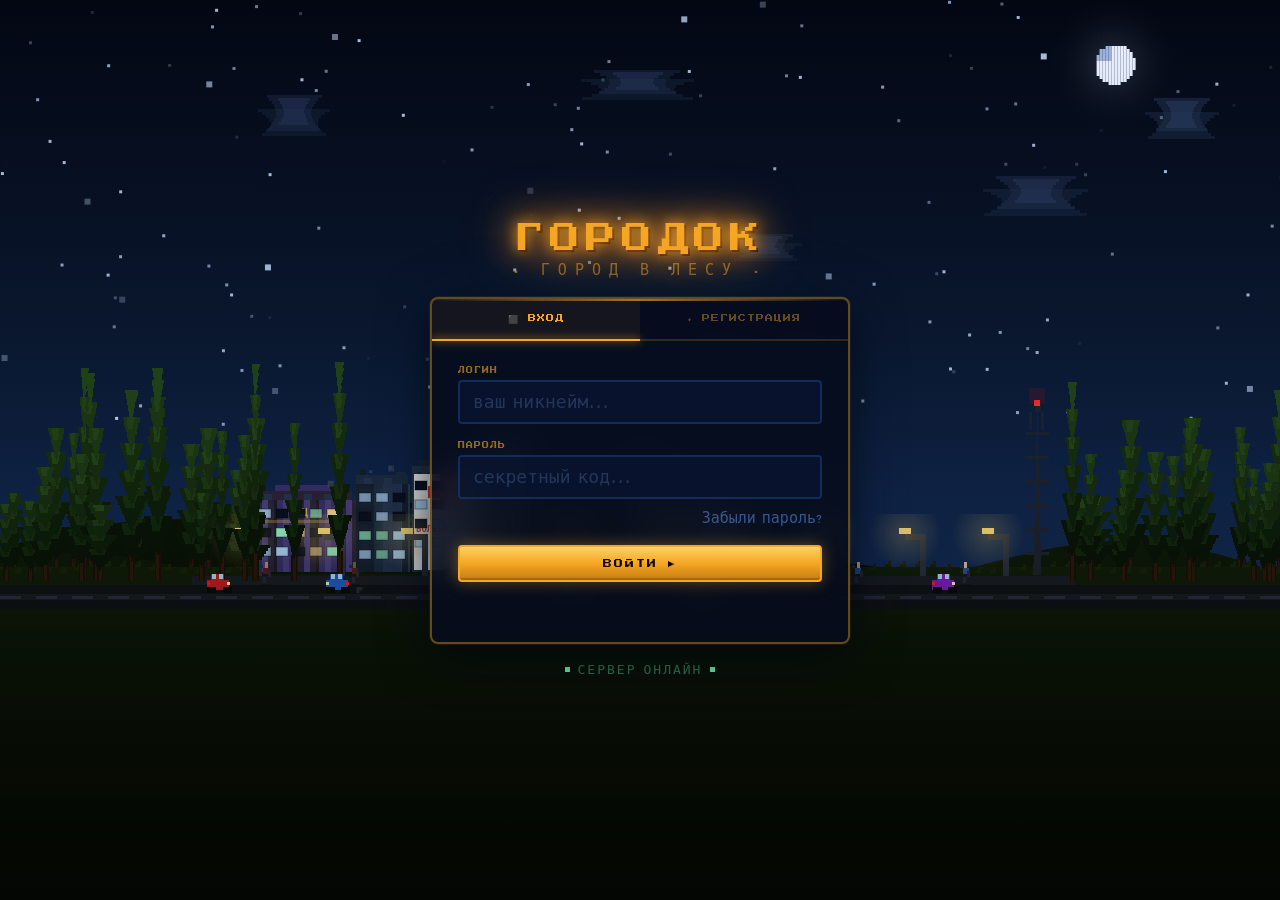
<file: gorodok-auth.html>
<!DOCTYPE html>
<html lang="ru">
<head>
<meta charset="UTF-8">
<meta name="viewport" content="width=1280">
<title>Городок — Авторизация</title>
<link rel="preconnect" href="https://fonts.googleapis.com">
<link href="https://fonts.googleapis.com/css2?family=Press+Start+2P&family=VT323:wght@400&display=swap" rel="stylesheet">
<style>
  *, *::before, *::after { box-sizing: border-box; margin: 0; padding: 0; }
  :root {
    --gold:      #f5a623;
    --gold-lt:   #ffd166;
    --gold-dk:   #c47c10;
    --orange:    #e8702a;
    --blue-glow: #2a6fdb;
    --form-bg:   rgba(6,12,28,0.88);
    --border:    rgba(245,166,35,0.4);
    --input-bg:  rgba(10,20,50,0.7);
    --err:       #ff5252;
    --ok:        #69f0ae;
  }
  html, body { width:100%; height:100%; overflow:hidden; background:#05090f; }
  #world { position:fixed; inset:0; image-rendering:pixelated; }
  .overlay {
    position:fixed; inset:0; pointer-events:none;
    background:linear-gradient(to bottom,rgba(0,0,0,0) 0%,rgba(0,0,0,0.1) 55%,rgba(0,0,0,0.6) 100%);
  }
  .page {
    position:fixed; inset:0;
    display:flex; flex-direction:column; align-items:center; justify-content:center; gap:18px;
  }
  .logo { display:flex; flex-direction:column; align-items:center; gap:7px; filter:drop-shadow(0 0 20px rgba(245,166,35,0.55)); animation:fadeUp 1s ease both; }
  @keyframes fadeUp { from{opacity:0;transform:translateY(-18px)} to{opacity:1;transform:translateY(0)} }
  .logo-title { font-family:'Press Start 2P',monospace; font-size:30px; color:var(--gold); letter-spacing:6px; text-shadow:0 0 14px var(--gold),0 0 32px var(--orange),2px 2px 0 #1a0a00; }
  .logo-sub { font-family:'VT323',monospace; font-size:15px; color:rgba(245,166,35,0.55); letter-spacing:8px; text-transform:uppercase; }
  .card {
    width:420px; background:var(--form-bg); border:2px solid var(--border); border-radius:8px;
    backdrop-filter:blur(16px); position:relative; overflow:hidden;
    box-shadow:0 0 0 1px rgba(245,166,35,0.08),0 10px 48px rgba(0,0,0,0.75),0 0 70px rgba(42,111,219,0.1),inset 0 1px 0 rgba(255,255,255,0.04);
    animation:fadeUp 1s 0.15s ease both;
  }
  .card::before { content:''; position:absolute; top:0; left:0; right:0; height:2px; background:linear-gradient(90deg,transparent,var(--gold),transparent); opacity:.65; }
  .tabs { display:flex; border-bottom:2px solid rgba(245,166,35,0.18); }
  .tab { flex:1; padding:15px; background:none; border:none; cursor:pointer; font-family:'Press Start 2P',monospace; font-size:8px; letter-spacing:1px; color:rgba(245,166,35,0.4); transition:color .2s,background .2s; position:relative; }
  .tab:hover { color:var(--gold-lt); background:rgba(245,166,35,0.04); }
  .tab.active { color:var(--gold); background:rgba(245,166,35,0.06); }
  .tab.active::after { content:''; position:absolute; bottom:-2px; left:0; right:0; height:2px; background:var(--gold); box-shadow:0 0 8px var(--gold); }
  .panel { display:none; padding:26px; }
  .panel.active { display:block; }
  .field { margin-bottom:18px; position:relative; }
  .field label { display:block; margin-bottom:6px; font-family:'Press Start 2P',monospace; font-size:7px; color:rgba(245,166,35,0.6); letter-spacing:1px; }
  .field input { width:100%; padding:10px 13px; background:var(--input-bg); border:2px solid rgba(42,111,219,0.28); border-radius:4px; font-family:'VT323',monospace; font-size:20px; color:#d4e8ff; outline:none; transition:border-color .2s,box-shadow .2s; caret-color:var(--gold); }
  .field input::placeholder { color:rgba(100,140,200,0.3); font-size:18px; }
  .field input:focus { border-color:var(--blue-glow); box-shadow:0 0 0 3px rgba(42,111,219,0.14),0 0 12px rgba(42,111,219,0.18); }
  .field input.err { border-color:var(--err); box-shadow:0 0 0 3px rgba(255,82,82,0.1); }
  .field input.ok  { border-color:rgba(105,240,174,0.45); }
  .field .msg { position:absolute; bottom:-15px; left:0; font-family:'VT323',monospace; font-size:14px; color:var(--err); opacity:0; transition:opacity .2s; }
  .field .msg.visible { opacity:1; }
  .forgot { display:block; text-align:right; font-family:'VT323',monospace; font-size:15px; color:rgba(100,160,255,0.5); text-decoration:none; margin-top:-8px; margin-bottom:18px; transition:color .2s; }
  .forgot:hover { color:rgba(120,180,255,0.85); }
  .btn { width:100%; padding:12px; font-family:'Press Start 2P',monospace; font-size:9px; letter-spacing:2px; color:#120800; background:linear-gradient(180deg,var(--gold-lt) 0%,var(--gold) 50%,var(--gold-dk) 100%); border:2px solid var(--gold); border-radius:4px; cursor:pointer; box-shadow:0 0 16px rgba(245,166,35,0.38),inset 0 1px 0 rgba(255,255,255,0.28),inset 0 -2px 0 rgba(0,0,0,0.18); transition:all .15s; }
  .btn:hover { background:linear-gradient(180deg,#ffe599 0%,var(--gold-lt) 50%,var(--gold) 100%); box-shadow:0 0 28px rgba(245,166,35,0.62); transform:translateY(-1px); }
  .btn:active { transform:translateY(1px); }
  .btn::after { content:'▶'; margin-left:10px; font-size:7px; }
  .status { text-align:center; margin-top:13px; font-family:'VT323',monospace; font-size:17px; min-height:21px; letter-spacing:1px; }
  .status.success { color:var(--ok); }
  .status.fail    { color:var(--err); }
  .server-badge { display:flex; align-items:center; gap:8px; font-family:'VT323',monospace; font-size:13px; color:rgba(105,240,174,0.45); letter-spacing:2px; }
  .pulse-dot { width:5px; height:5px; background:#69f0ae; animation:pdot 2s infinite; }
  @keyframes pdot { 0%,100%{opacity:1} 50%{opacity:.25} }
</style>
</head>
<body>
<canvas id="world"></canvas>
<div class="overlay"></div>
<div class="page">
  <div class="logo">
    <div class="logo-title">ГОРОДОК</div>
    <div class="logo-sub">• город в лесу •</div>
  </div>
  <div class="card">
    <div class="tabs">
      <button class="tab active" onclick="switchTab('login')">⬛ ВХОД</button>
      <button class="tab" onclick="switchTab('register')">✦ РЕГИСТРАЦИЯ</button>
    </div>
    <div class="panel active" id="panel-login">
      <div class="field">
        <label>ЛОГИН</label>
        <input type="text" id="l-login" placeholder="ваш никнейм..." autocomplete="username"
          oninput="validate('l-login','msg-l-login',v=>v.length>=3?'':'минимум 3 символа')">
        <span class="msg" id="msg-l-login"></span>
      </div>
      <div class="field">
        <label>ПАРОЛЬ</label>
        <input type="password" id="l-pass" placeholder="секретный код..." autocomplete="current-password"
          oninput="validate('l-pass','msg-l-pass',v=>v.length>=4?'':'минимум 4 символа')">
        <span class="msg" id="msg-l-pass"></span>
      </div>
      <a class="forgot" href="#">Забыли пароль?</a>
      <button class="btn" onclick="submitLogin()">ВОЙТИ</button>
      <div class="status" id="status-login"></div>
    </div>
    <div class="panel" id="panel-register">
      <div class="field">
        <label>ЛОГИН</label>
        <input type="text" id="r-login" placeholder="придумайте ник..."
          oninput="validate('r-login','msg-r-login',v=>v.length>=3?'':'минимум 3 символа')">
        <span class="msg" id="msg-r-login"></span>
      </div>
      <div class="field">
        <label>EMAIL</label>
        <input type="email" id="r-email" placeholder="почта@домен.ru"
          oninput="validate('r-email','msg-r-email',v=>/^[^@]+@[^@]+\.[^@]+$/.test(v)?'':'неверный формат')">
        <span class="msg" id="msg-r-email"></span>
      </div>
      <div class="field">
        <label>ПАРОЛЬ</label>
        <input type="password" id="r-pass" placeholder="надёжный пароль..."
          oninput="validate('r-pass','msg-r-pass',v=>v.length>=6?'':'минимум 6 символов')">
        <span class="msg" id="msg-r-pass"></span>
      </div>
      <div class="field" style="margin-bottom:22px">
        <label>ПОВТОРИТЕ ПАРОЛЬ</label>
        <input type="password" id="r-pass2" placeholder="ещё раз..." oninput="validateConfirm()">
        <span class="msg" id="msg-r-pass2"></span>
      </div>
      <button class="btn" onclick="submitRegister()">ЗАРЕГИСТРИРОВАТЬСЯ</button>
      <div class="status" id="status-register"></div>
    </div>
  </div>
  <div class="server-badge">
    <div class="pulse-dot"></div>СЕРВЕР ОНЛАЙН<div class="pulse-dot"></div>
  </div>
</div>

<script>
/* ── TABS ── */
function switchTab(tab) {
  document.querySelectorAll('.tab').forEach((t,i)=>t.classList.toggle('active',(tab==='login'&&i===0)||(tab==='register'&&i===1)));
  document.getElementById('panel-login').classList.toggle('active',tab==='login');
  document.getElementById('panel-register').classList.toggle('active',tab==='register');
}
/* ── VALIDATION ── */
function validate(id,mid,fn) {
  const inp=document.getElementById(id), msg=document.getElementById(mid);
  const err=fn(inp.value.trim());
  inp.classList.toggle('err',!!err&&inp.value.length>0);
  inp.classList.toggle('ok',!err&&inp.value.length>0);
  msg.textContent=err; msg.classList.toggle('visible',!!err&&inp.value.length>0);
  return !err;
}
function validateConfirm() {
  const p1=document.getElementById('r-pass').value, p2=document.getElementById('r-pass2');
  const msg=document.getElementById('msg-r-pass2'), err=p2.value!==p1?'пароли не совпадают':'';
  p2.classList.toggle('err',!!err&&p2.value.length>0); p2.classList.toggle('ok',!err&&p2.value.length>0);
  msg.textContent=err; msg.classList.toggle('visible',!!err&&p2.value.length>0);
  return !err&&p2.value.length>0;
}
function submitLogin() {
  const ok=validate('l-login','msg-l-login',v=>v.length>=3?'':'минимум 3 символа')
         &validate('l-pass','msg-l-pass',v=>v.length>=4?'':'минимум 4 символа');
  const st=document.getElementById('status-login');
  if(!ok){st.textContent='✖ исправьте ошибки';st.className='status fail';return;}
  st.textContent='...';st.className='status';
  setTimeout(()=>{console.log('Вход выполнен',{login:document.getElementById('l-login').value});
    st.textContent='✔ Добро пожаловать в Городок!';st.className='status success';},600);
}
function submitRegister() {
  const ok=validate('r-login','msg-r-login',v=>v.length>=3?'':'минимум 3 символа')
          &validate('r-email','msg-r-email',v=>/^[^@]+@[^@]+\.[^@]+$/.test(v)?'':'неверный формат')
          &validate('r-pass','msg-r-pass',v=>v.length>=6?'':'минимум 6 символов')
          &validateConfirm();
  const st=document.getElementById('status-register');
  if(!ok){st.textContent='✖ исправьте ошибки';st.className='status fail';return;}
  st.textContent='...';st.className='status';
  setTimeout(()=>{console.log('Регистрация выполнена',{login:document.getElementById('r-login').value,email:document.getElementById('r-email').value});
    st.textContent='✔ Регистрация выполнена!';st.className='status success';},700);
}

/* ══════════════════════════════════════════════════
   PIXEL WORLD — MODERN CITY IN THE FOREST
══════════════════════════════════════════════════ */
(function(){
const C=document.getElementById('world');
const ctx=C.getContext('2d');
const PX=3;
let W,H;
function resize(){W=C.width=window.innerWidth;H=C.height=window.innerHeight;}
resize(); window.addEventListener('resize',()=>{resize();init();});

/* ── PALETTE ── */
const P={
  // sky
  sky0:'#030712',sky1:'#060e20',sky2:'#0a1830',sky3:'#0e2244',sky4:'#142d58',
  // stars
  star:'#c8dcff',
  // moon
  moon:'#e8f0ff',moonSh:'#a0b4e0',
  // clouds
  cl0:'#1a2a42',cl1:'#223050',cl2:'#2a3a60',
  // forest
  tr0:'#060f04',tr1:'#091507',tr2:'#0d1f0a',tr3:'#12280d',tr4:'#172f10',tr5:'#1d3a14',tr6:'#234519',
  trunk:'#1a1008',trunk2:'#2a1a0c',
  // ground
  gr0:'#080e04',gr1:'#0a1306',gr2:'#0d1908',gr3:'#111f0a',gr4:'#162509',
  road:'#101418',road2:'#181e24',roadLine:'#2a3040',sidewalk:'#1a1e26',
  // buildings – residential
  res0:'#14202e',res1:'#1c2c40',res2:'#243450',res3:'#2c3c5a',
  // hospital
  hosp0:'#1a2838',hosp1:'#243548',hosp2:'#ffffff',hosp3:'#e8f0f8',hospCross:'#e83030',
  // mall (торговый центр)
  mall0:'#1e1a28',mall1:'#2a2438',mall2:'#38306c',mall3:'#4a4080',
  // prison
  pris0:'#1a1a14',pris1:'#242418',pris2:'#2e2e20',prisBar:'#3a3828',
  // tower (сотовая вышка)
  tow:'#1e2430',towLight:'#ff3030',
  // windows
  winW:'#b8e0ff',winY:'#ffe0a0',winG:'#a0ffcc',winOff:'#0a1020',winRed:'#ff8080',
  // street lights
  lamp:'#2a3040',lampGlow:'rgba(255,220,120,0.3)',lampTop:'#ffe080',
  // cars
  car0:'#c82020',car1:'#2060c8',car2:'#20a040',car3:'#c8c820',car4:'#8020c8',
  // people
  ped0:'#e8c090',ped1:'#c09060',ped2:'#806040',
  // smoke / exhaust
  smk:'#808898',
};

/* ── STATE ── */
let stars=[],clouds=[],buildings=[],trees=[],streetlights=[],cars=[],people=[],smokes=[];
let cellTower={};

/* ── INIT ── */
function init(){
  makeStars(); makeClouds(); makeScene(); makeTrees(); makeStreetlights(); makeCars(); makePeople();
}

function makeStars(){
  stars=[];
  for(let i=0;i<140;i++) stars.push({x:Math.random()*W,y:Math.random()*(H*0.48),t:Math.random()*Math.PI*2,s:Math.random()>.88?2:1});
}
function makeClouds(){
  clouds=[];
  for(let i=0;i<7;i++) clouds.push({x:Math.random()*W,y:20+Math.random()*(H*0.28),w:70+Math.random()*120,h:22+Math.random()*34,spd:.15+Math.random()*.22,a:.3+Math.random()*.45});
}

/* ── BUILDINGS SETUP ── */
function makeScene(){
  buildings=[];
  const base=Math.round(H*.635);
  let x=Math.round(W*.2);

  // helper
  function add(cfg){buildings.push({...cfg,base,wins:[]});const b=buildings[buildings.length-1];makeWins(b);}

  // торговый центр (широкий, невысокий, стеклянный фасад)
  add({id:'mall',x,y:base-72,w:96,h:72,type:'mall',hasChimney:false,chimneyX:0,smoke:false,signY:14,signW:80});
  x+=100;

  // жилой дом 5-этажный
  add({id:'res',x,y:base-88,w:52,h:88,type:'res',hasChimney:false,sign:false});
  x+=56;

  // больница (белая, крест)
  add({id:'hosp',x,y:base-100,w:68,h:100,type:'hosp',hasChimney:false});
  x+=72;

  // жилой 9-этажный
  add({id:'res2',x,y:base-130,w:44,h:130,type:'res',hasChimney:false});
  x+=48;

  // тюрьма (приземистая, мрачная)
  add({id:'pris',x,y:base-58,w:74,h:58,type:'pris',hasChimney:false});
  x+=78;

  // жилой 7-этажный
  add({id:'res3',x,y:base-112,w:48,h:112,type:'res',hasChimney:false});
  x+=52;

  // торговый центр 2
  add({id:'mall2',x,y:base-66,w:80,h:66,type:'mall',hasChimney:false});

  // сотовая вышка (справа у леса)
  cellTower={x:Math.round(W*.81),y:base,h:160};
}

function makeWins(b){
  b.wins=[];
  const cols=Math.floor(b.w/(PX*5+2));
  const rows=Math.floor(b.h/(PX*5+4));
  for(let r=0;r<rows;r++){
    for(let c=0;c<cols;c++){
      const ox=PX+c*(PX*5+2), oy=PX*3+r*(PX*5+4);
      if(oy+PX*4>b.h-4) continue;
      b.wins.push({ox,oy,on:Math.random()>.35,timer:Math.floor(Math.random()*600+120),warm:Math.random()>.5,type:['W','Y','G'][Math.floor(Math.random()*3)]});
    }
  }
}

function makeTrees(){
  trees=[];
  const base=Math.round(H*.645);
  // LEFT FOREST — dense, foreground+background
  for(let i=0;i<32;i++){
    const x=4+i*Math.round(W*.006+Math.random()*W*.005);
    const h=60+Math.random()*80;
    trees.push({x,y:base,h,w:16+Math.random()*16,sway:Math.random()*Math.PI*2,swaySpd:.005+Math.random()*.005,side:'L',layer:i%2});
  }
  // RIGHT FOREST
  for(let i=0;i<28;i++){
    const x=Math.round(W*.84)+i*(Math.round(W*.006)+Math.floor(Math.random()*W*.004));
    const h=60+Math.random()*80;
    trees.push({x,y:base,h,w:16+Math.random()*16,sway:Math.random()*Math.PI*2,swaySpd:.005+Math.random()*.005,side:'R',layer:i%2});
  }
}

function makeStreetlights(){
  streetlights=[];
  const base=Math.round(H*.64);
  for(let x=Math.round(W*.2);x<Math.round(W*.82);x+=Math.round(W*.065)){
    streetlights.push({x,y:base});
  }
}

function makeCars(){
  cars=[];
  const roadY=Math.round(H*.655);
  const carColors=[P.car0,P.car1,P.car2,P.car3,P.car4];
  for(let i=0;i<5;i++){
    cars.push({
      x:Math.round(W*(.15+i*.14)),y:roadY,
      vx:.6+Math.random()*.8,dir:i%2===0?1:-1,
      col:carColors[i%carColors.length],
      w:22,h:10,lights:true,
      exhaust:0,exTimer:0,
    });
  }
}

function makePeople(){
  people=[];
  const sidewalkY=Math.round(H*.648);
  for(let i=0;i<8;i++){
    people.push({
      x:Math.round(W*(.18+i*.08+Math.random()*.04)),
      y:sidewalkY,
      vx:(.2+Math.random()*.25)*(Math.random()>.5?1:-1),
      dir:Math.random()>.5?1:-1,
      frame:0,fTimer:0,
      col:[P.ped0,P.ped1,P.ped2][Math.floor(Math.random()*3)],
      minX:Math.round(W*.15),maxX:Math.round(W*.83),
    });
  }
}

/* ══ DRAW HELPERS ══ */
function r(x,y,w,h,col){ctx.fillStyle=col;ctx.fillRect(Math.round(x),Math.round(y),Math.round(w),Math.round(h));}
function rp(x,y,c){r(x*PX,y*PX,PX,PX,c);}

/* ══ SKY ══ */
function drawSky(){
  const g=ctx.createLinearGradient(0,0,0,H*.65);
  g.addColorStop(0,P.sky0);g.addColorStop(.25,P.sky1);g.addColorStop(.55,P.sky2);g.addColorStop(.78,P.sky3);g.addColorStop(1,P.sky4);
  ctx.fillStyle=g;ctx.fillRect(0,0,W,H*.65);
}

/* ══ STARS ══ */
function drawStars(){
  stars.forEach(s=>{
    s.t+=.014;
    ctx.globalAlpha=.3+.55*Math.sin(s.t);
    ctx.fillStyle=P.star;
    ctx.fillRect(s.x,s.y,s.s*PX,s.s*PX);
  });
  ctx.globalAlpha=1;
}

/* ══ MOON ══ */
function drawMoon(){
  const mx=W*.87,my=H*.07,mr=20;
  const gl=ctx.createRadialGradient(mx,my,mr*.2,mx,my,mr*3.5);
  gl.addColorStop(0,'rgba(200,220,255,0.15)');gl.addColorStop(1,'rgba(0,0,0,0)');
  ctx.fillStyle=gl;ctx.beginPath();ctx.arc(mx,my,mr*3.5,0,Math.PI*2);ctx.fill();
  for(let dy=-mr;dy<=mr;dy+=PX){
    for(let dx=-mr;dx<=mr;dx+=PX){
      if(dx*dx+dy*dy<=mr*mr){ctx.fillStyle=dx<-3&&dy<-3?P.moonSh:P.moon;ctx.fillRect(mx+dx,my+dy,PX,PX);}
    }
  }
}

/* ══ CLOUDS ══ */
function drawClouds(){
  clouds.forEach(c=>{
    c.x+=c.spd; if(c.x>W+c.w*2)c.x=-c.w*2;
    ctx.globalAlpha=c.a;
    [[0,c.h*.35,c.w,c.h*.65,P.cl0],[c.w*.12,0,c.w*.76,c.h*.82,P.cl1],[c.w*.28,c.h*.08,c.w*.44,c.h*.62,P.cl2]].forEach(([ox,oy,cw,ch,col])=>{
      ctx.fillStyle=col;
      for(let dy=0;dy<ch;dy+=PX){const ins=Math.sin(dy/ch*Math.PI)*cw*.18;ctx.fillRect(Math.round(c.x+ox+ins),Math.round(c.y+oy+dy),Math.round(cw-ins*2),PX);}
    });
  });
  ctx.globalAlpha=1;
}

/* ══ HILLS ══ */
function drawHills(){
  const base=H*.65;
  [['#060d04',60,.9,.3],['#0a1406',44,1.5,1.0],['#0e1a08',30,2.2,2.0]].forEach(([col,amp,freq,phase])=>{
    ctx.fillStyle=col;ctx.beginPath();ctx.moveTo(0,base);
    for(let x=0;x<=W;x+=PX){ctx.lineTo(x,base-amp*Math.sin(x/W*Math.PI*freq+phase)-amp*.5*Math.sin(x/W*Math.PI*freq*2.3));}
    ctx.lineTo(W,base);ctx.closePath();ctx.fill();
  });
}

/* ══ GROUND + ROADS ══ */
function drawGround(){
  const top=H*.63;
  const g=ctx.createLinearGradient(0,top,0,H);
  g.addColorStop(0,P.gr3);g.addColorStop(.2,P.gr2);g.addColorStop(.6,P.gr1);g.addColorStop(1,P.gr0);
  ctx.fillStyle=g;ctx.fillRect(0,top,W,H-top);
  // grass tufts
  ctx.fillStyle=P.gr4;
  for(let x=0;x<W;x+=PX*5){const ty=top+PX*Math.round(Math.sin(x*.04)*1.5);r(x,ty,PX*2,PX,P.gr4);r(x+PX,ty-PX,PX,PX*2,P.gr4);}
  // main road
  const ry=H*.65;
  r(0,ry,W,PX*8,P.road);
  r(0,ry+PX*3,W,PX*2,P.road2);
  // road dashes
  for(let x=0;x<W;x+=PX*12){r(x,ry+PX*3.5,PX*7,PX,P.roadLine);}
  // sidewalk
  r(Math.round(W*.15),ry-PX*3,Math.round(W*.69),PX*3,P.sidewalk);
}

/* ══ TREES (pixel conifers + deciduous) ══ */
function drawTree(tr,t){
  const sw=Math.sin(tr.sway)*2.5;
  const bx=tr.x+sw, by=tr.y, h=tr.h, w=tr.w;
  tr.sway+=tr.swaySpd;
  // trunk
  r(bx-PX,by-h*.22,PX*2,h*.22,P.trunk);r(bx-PX*.5,by-h*.22,PX,h*.22,P.trunk2);
  // canopy — 3 stacked triangles
  const lc=[P.tr1,P.tr2,P.tr3,P.tr4,P.tr5,P.tr6];
  const layers=3+Math.floor(h/40);
  for(let l=0;l<layers;l++){
    const ly=by-h*.18-l*(h*.22);
    const lw=w*(1.2-l*.15)*(1+.04*Math.sin(tr.sway+l));
    const lh=h*.3;
    for(let dy=0;dy<lh;dy+=PX){
      const ins=(dy/lh)*lw*.52;
      ctx.fillStyle=lc[Math.min(l+1,5)];
      r(bx-lw/2+ins,ly-lh+dy,lw-ins*2,PX,lc[Math.min(l,5)]);
    }
    // highlight
    for(let dy=0;dy<lh*.3;dy+=PX){
      const ins=(dy/lh)*lw*.3;
      r(bx-lw*.28+ins,ly-lh+dy,lw*.45-ins*2,PX,lc[Math.min(l+2,5)]);
    }
  }
}

/* ══ BUILDING DRAW ══ */
function drawBuildings(t){
  buildings.forEach(b=>{
    const {x,y,w,h,type,base}=b;

    // shadow
    ctx.globalAlpha=.25;r(x+5,base-3,w,5,'#000');ctx.globalAlpha=1;

    if(type==='mall'){
      // Mall: стеклянный фасад
      r(x,y,w,h,P.mall0);
      // glass panels
      for(let dx=0;dx<w;dx+=PX*7){
        r(x+dx,y,PX*6,h,dx%14===0?P.mall1:P.mall2);
        r(x+dx+PX*2,y,PX*2,h,P.mall3);
      }
      // roof detail
      r(x,y-PX*3,w,PX*3,P.mall1);
      r(x+w*.2,y-PX*5,w*.6,PX*2,P.mall2);
      // sign "ТЦ"
      ctx.fillStyle='rgba(255,200,50,0.8)'; ctx.font='bold 10px monospace';
      ctx.fillText('ТЦ',x+w/2-8,y+16);
      ctx.fillStyle='rgba(255,200,50,0.3)';
      r(x+4,y+20,w-8,PX,P.gold);
    } else if(type==='hosp'){
      // Hospital: белые стены
      r(x,y,w,h,P.hosp0);
      for(let dx=0;dx<w;dx+=PX*3)r(x+dx,y,PX*2,h,P.hosp1);
      r(x+2,y+2,w-4,h-4,P.hosp2);
      // cross
      const cx=x+w/2, cy=y+20, cs=12;
      r(cx-cs/2,cy-cs*1.5,cs,cs*3,P.hospCross);
      r(cx-cs*1.5,cy-cs/2,cs*3,cs,P.hospCross);
      // label
      ctx.fillStyle='rgba(200,30,30,0.9)'; ctx.font='bold 9px monospace';
      ctx.fillText('БОЛЬНИЦА',x+4,y+60);
      // roof
      r(x,y-PX*2,w,PX*2,P.hosp1);
      r(x+w*.1,y-PX*4,w*.8,PX*2,P.hosp0);
    } else if(type==='pris'){
      // Prison: тёмная, угрюмая
      r(x,y,w,h,P.pris0);
      for(let dx=0;dx<w;dx+=PX*4)r(x+dx,y,PX*3,h,P.pris1);
      // bars on windows
      b.wins.forEach(win=>{
        r(x+win.ox,y+win.oy,PX*4,PX*3,P.winOff);
        // vertical bars
        r(x+win.ox+PX,y+win.oy,PX,PX*3,P.prisBar);
        r(x+win.ox+PX*2,y+win.oy,PX,PX*3,P.prisBar);
      });
      // watchtower corners
      r(x-PX,y-PX*8,PX*6,PX*8,P.pris2);
      r(x+w-PX*4,y-PX*8,PX*6,PX*8,P.pris2);
      r(x-PX*2,y-PX*8,PX*8,PX*3,P.pris1);
      r(x+w-PX*6,y-PX*8,PX*8,PX*3,P.pris1);
      ctx.fillStyle='rgba(160,140,100,0.7)'; ctx.font='bold 8px monospace';
      ctx.fillText('ТЮРЬМА',x+8,y+20);
      return; // skip normal windows
    } else {
      // Residential
      const cols=[P.res0,P.res1,P.res2,P.res3];
      for(let dx=0;dx<w;dx+=PX*3)r(x+dx,y,PX*3,h,cols[Math.floor(dx/w*4)]);
      r(x,y,PX*2,h,P.res0);r(x+w-PX*2,y,PX*2,h,P.res0);
      // roof
      r(x,y-PX*3,w,PX*3,P.res1);
      // roof antennas / AC units
      r(x+4,y-PX*5,6,PX*2,P.res0);
      r(x+w-12,y-PX*4,10,PX*3,P.res1);
    }

    // windows (skip prison — handled above)
    if(type!=='pris'){
      b.wins.forEach(win=>{
        win.timer--;
        if(win.timer<=0){win.on=Math.random()>.12;win.timer=200+Math.floor(Math.random()*500);}
        const wx=x+win.ox, wy=y+win.oy;
        if(win.on){
          const flicker=type==='hosp'?.95:.8+.2*Math.sin(t*.07+wx+wy);
          ctx.globalAlpha=flicker;
          const col=type==='hosp'?P.winW:win.type==='Y'?P.winY:win.type==='G'?P.winG:P.winW;
          r(wx,wy,PX*4,PX*3,col);
          ctx.globalAlpha=1;
          // glow
          const gl=ctx.createRadialGradient(wx+PX*2,wy+PX*1.5,0,wx+PX*2,wy+PX*1.5,18);
          gl.addColorStop(0,win.type==='Y'?'rgba(255,200,80,0.14)':'rgba(140,200,255,0.1)');
          gl.addColorStop(1,'rgba(0,0,0,0)');
          ctx.fillStyle=gl;ctx.fillRect(wx-12,wy-10,40,30);
        } else {
          r(wx,wy,PX*4,PX*3,P.winOff);
        }
        // window frame
        ctx.strokeStyle='rgba(0,0,0,0.4)';ctx.lineWidth=1;ctx.strokeRect(wx,wy,PX*4,PX*3);
      });
    }

    // AC units / vents on roof
    if(type==='res'||type==='mall'){
      for(let i=0;i<Math.floor(w/20);i++){
        r(x+8+i*20,y-PX*2,8,PX*2,P.res2);
        // emit AC smoke
        if(Math.random()>.97) smokes.push({x:x+12+i*20,y:y-PX*3,vx:(Math.random()-.5)*.3,vy:-.4-Math.random()*.3,life:80+Math.random()*60,maxLife:140,r:2+Math.random()*3});
      }
    }
  });
}

/* ══ CELL TOWER ══ */
function drawCellTower(t){
  const {x,y,h}=cellTower;
  // legs (tapering)
  for(let dy=0;dy<h;dy+=PX){
    const tw=Math.max(1,Math.round((1-dy/h)*8));
    r(x-tw/2,y-dy,tw,PX,P.tow);
  }
  // cross-beams
  for(let dy=20;dy<h;dy+=24){r(x-12,y-dy,24,PX,P.tow);}
  // antennas at top
  r(x-8,y-h,PX,PX*6,P.tow);r(x+4,y-h,PX,PX*6,P.tow);r(x-2,y-h-PX*3,PX*2,PX*3,P.tow);
  // blinking red light
  const blink=Math.sin(t*.06)>.3;
  r(x-PX,y-h-PX*4,PX*2,PX*2,blink?P.towLight:'#400000');
  if(blink){
    ctx.globalAlpha=.3;
    r(x-8,y-h-PX*8,16,16,'rgba(255,0,0,0.4)');
    ctx.globalAlpha=1;
  }
}

/* ══ STREET LIGHTS ══ */
function drawStreetlights(t){
  streetlights.forEach(sl=>{
    // pole
    r(sl.x,sl.y-PX*14,PX*2,PX*14,P.lamp);
    // arm
    r(sl.x-PX*5,sl.y-PX*14,PX*5,PX*2,P.lamp);
    // lamp head
    r(sl.x-PX*7,sl.y-PX*16,PX*4,PX*2,P.lampTop);
    // glow cone
    const gl=ctx.createRadialGradient(sl.x-PX*5,sl.y-PX*14,0,sl.x-PX*5,sl.y-PX*14,36);
    gl.addColorStop(0,'rgba(255,220,100,0.22)');gl.addColorStop(1,'rgba(255,220,100,0)');
    ctx.fillStyle=gl;ctx.fillRect(sl.x-PX*5-36,sl.y-PX*14-20,72,60);
  });
}

/* ══ SMOKE ══ */
function updateSmokes(){
  smokes=smokes.filter(s=>s.life>0);
  smokes.forEach(s=>{
    s.x+=s.vx;s.y+=s.vy;s.life--;
    const a=(s.life/s.maxLife)*.4;
    const rad=s.r*(1.3-s.life/s.maxLife*.4);
    ctx.globalAlpha=a;
    ctx.fillStyle=P.smk;
    for(let dy=-rad;dy<rad;dy+=PX){for(let dx=-rad;dx<rad;dx+=PX){if(dx*dx+dy*dy<rad*rad)ctx.fillRect(s.x+dx,s.y+dy,PX,PX);}}
  });
  ctx.globalAlpha=1;
}

/* ══ CARS ══ */
function drawCars(t){
  const ry=H*.655;
  cars.forEach(c=>{
    c.x+=c.vx*c.dir;
    if(c.x>W+40)c.x=-40;
    if(c.x<-40)c.x=W+40;

    c.exTimer++;
    if(c.exTimer>8){c.exTimer=0;
      if(Math.random()>.6) smokes.push({x:c.x-(c.dir>0?c.w/2:-c.w/2),y:ry,vx:(Math.random()-.5)*.2,vy:-.2-Math.random()*.15,life:40+Math.random()*30,maxLife:70,r:1.5+Math.random()*2});
    }

    const cx=c.x, cy=ry-c.h;
    // body
    r(cx-c.w/2,cy,c.w,c.h,c.col);
    // roof
    r(cx-c.w*.3,cy-c.h*.6,c.w*.6,c.h*.6,c.col);
    // windows
    r(cx-c.w*.25,cy-c.h*.55,c.w*.2,c.h*.45,P.winW);
    r(cx+c.w*.05,cy-c.h*.55,c.w*.2,c.h*.45,P.winW);
    // wheels
    [-.35,.35].forEach(ox=>{r(cx+c.w*ox-PX,cy+c.h-PX,PX*3,PX*2,'#0a0a0a');});
    // headlights / taillights
    if(c.dir>0){
      r(cx+c.w/2-2,cy+2,3,3,'#fffac0');
      r(cx-c.w/2,cy+2,3,3,'#ff2020');
    } else {
      r(cx-c.w/2,cy+2,3,3,'#fffac0');
      r(cx+c.w/2-2,cy+2,3,3,'#ff2020');
    }
  });
}

/* ══ PEOPLE ══ */
function drawPeople(t){
  people.forEach(p=>{
    p.fTimer++;
    if(p.fTimer>14){p.frame=(p.frame+1)%4;p.fTimer=0;}
    p.x+=p.vx;
    if(p.x>p.maxX)p.vx=-Math.abs(p.vx);
    if(p.x<p.minX)p.vx=Math.abs(p.vx);
    p.dir=p.vx>0?1:-1;

    const x=p.x,y=p.y;
    const leg=[0,2,0,-2][p.frame]*PX*.5;
    // shadow
    ctx.globalAlpha=.2;r(x-5,y+1,10,2,'#000');ctx.globalAlpha=1;
    // body
    r(x-PX,y-PX*5,PX*2,PX*2,p.col==='#e8c090'?'#3050a0':'#502020'); // jacket
    r(x-PX*.5,y-PX*7,PX,PX*2,p.col); // head
    r(x-PX,y-PX*3+leg,PX,PX*2,'#2a2a3a'); // leg L
    r(x+PX*.5,y-PX*3-leg,PX,PX*2,'#2a2a3a'); // leg R
    // arm (swinging)
    if(p.dir>0)r(x+PX,y-PX*5+leg,PX,PX,'#1a3060');
    else r(x-PX*2,y-PX*5-leg,PX,PX,'#1a3060');
  });
}

/* ══ MAIN LOOP ══ */
let t=0;
function frame(){
  t++;
  ctx.clearRect(0,0,W,H);
  drawSky();
  drawStars();
  drawMoon();
  drawClouds();
  drawHills();
  // back trees (behind buildings)
  trees.filter(tr=>tr.layer===1).forEach(tr=>drawTree(tr,t));
  drawGround();
  drawBuildings(t);
  drawCellTower(t);
  drawStreetlights(t);
  // front trees
  trees.filter(tr=>tr.layer===0).forEach(tr=>drawTree(tr,t));
  updateSmokes();
  drawCars(t);
  drawPeople(t);
  requestAnimationFrame(frame);
}

init();frame();
})();
</script>
</body>
</html>
</file>
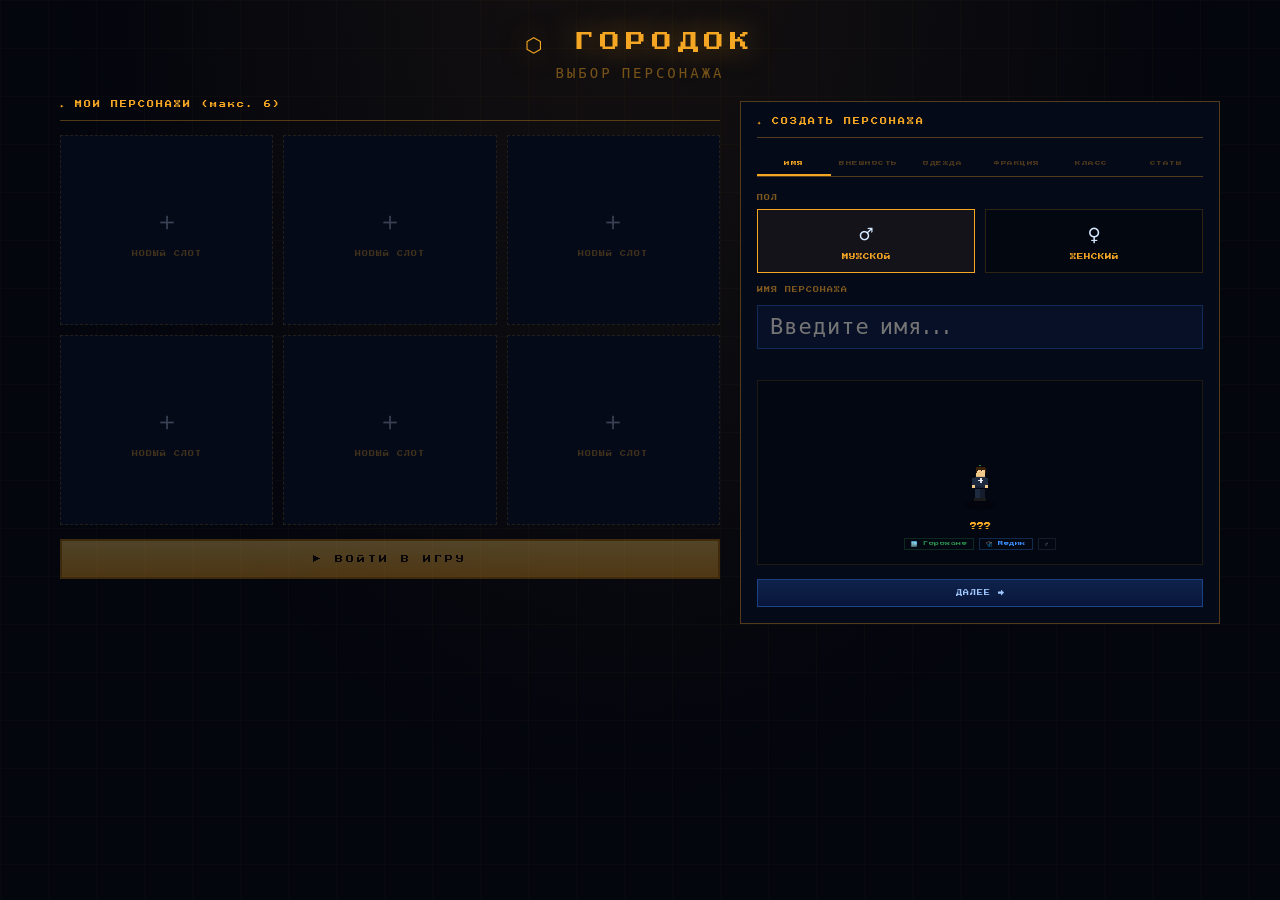
<file: gorodok-chars.html>
<!DOCTYPE html>
<html lang="ru">
<head>
<meta charset="UTF-8">
<meta name="viewport" content="width=1280">
<title>Городок — Выбор персонажа</title>
<link href="https://fonts.googleapis.com/css2?family=Press+Start+2P&family=VT323&display=swap" rel="stylesheet">
<style>
*,*::before,*::after{box-sizing:border-box;margin:0;padding:0;}
:root{
  --gold:#f5a623;--gold-lt:#ffd166;--gold-dk:#c47c10;
  --bg:#04060e;--panel:rgba(6,11,26,0.97);--border:rgba(245,166,35,0.32);
  --input-bg:rgba(8,16,40,0.95);--p2:'Press Start 2P',monospace;
  --mafia:#8b1c1c;--city:#1a4a2e;
}
html,body{width:100%;min-height:100vh;background:var(--bg);font-family:'VT323',monospace;color:#d4e8ff;overflow-x:hidden;}
body::before{content:'';position:fixed;inset:0;pointer-events:none;
  background-image:linear-gradient(rgba(245,166,35,0.025) 1px,transparent 1px),linear-gradient(90deg,rgba(245,166,35,0.025) 1px,transparent 1px);
  background-size:48px 48px;}
body::after{content:'';position:fixed;inset:0;pointer-events:none;
  background:radial-gradient(ellipse at 50% -10%,rgba(245,166,35,0.07) 0%,transparent 65%);}

/* ── HEADER ── */
header{text-align:center;padding:32px 20px 20px;position:relative;z-index:1;}
.logo{font-family:var(--p2);font-size:20px;color:var(--gold);letter-spacing:6px;
  text-shadow:0 0 28px rgba(245,166,35,0.5);margin-bottom:8px;}
.logo-sub{font-size:14px;color:rgba(245,166,35,0.45);letter-spacing:3px;}

/* ── PAGE LAYOUT ── */
.page{max-width:1200px;margin:0 auto;padding:0 20px 60px;position:relative;z-index:1;
  display:grid;grid-template-columns:1fr 480px;gap:20px;align-items:start;}

/* ── CHARS GRID ── */
.sec-title{font-family:var(--p2);font-size:7px;color:var(--gold);letter-spacing:2px;
  margin-bottom:14px;padding-bottom:10px;border-bottom:1px solid var(--border);}
.chars-grid{display:grid;grid-template-columns:repeat(3,1fr);gap:10px;margin-bottom:14px;}

.char-card{background:var(--panel);border:1.5px solid var(--border);padding:14px 10px;
  cursor:pointer;position:relative;transition:all .17s;
  display:flex;flex-direction:column;align-items:center;gap:8px;min-height:190px;}
.char-card:hover:not(.empty){border-color:var(--gold);box-shadow:0 0 18px rgba(245,166,35,0.12);transform:translateY(-2px);}
.char-card.selected{border-color:var(--gold);box-shadow:0 0 0 1px var(--gold),0 0 22px rgba(245,166,35,0.18);}
.char-card.empty{border-style:dashed;border-color:rgba(245,166,35,0.13);justify-content:center;}
.char-card.empty:hover{border-color:rgba(245,166,35,0.35);background:rgba(245,166,35,0.02);}
.sel-bar{position:absolute;top:-1px;left:-1px;right:-1px;height:2px;background:var(--gold);}
.slot-num{position:absolute;top:6px;left:8px;font-family:var(--p2);font-size:5px;color:rgba(245,166,35,0.25);}
.card-del{position:absolute;top:5px;right:6px;background:none;border:none;
  color:rgba(255,80,80,0.3);cursor:pointer;font-size:13px;padding:2px 4px;transition:color .12s;}
.card-del:hover{color:rgba(255,80,80,0.8);}
.add-icon{font-size:26px;opacity:.25;margin-bottom:4px;}
.add-lbl{font-family:var(--p2);font-size:6px;color:rgba(245,166,35,0.25);letter-spacing:1px;}
.card-name{font-family:var(--p2);font-size:7px;color:var(--gold);text-align:center;}
.card-meta{font-size:13px;color:rgba(180,200,240,0.55);text-align:center;line-height:1.5;}
.card-badge{font-family:var(--p2);font-size:5px;letter-spacing:1px;padding:2px 6px;border:1px solid;margin-top:2px;display:inline-block;}
.card-bars{width:100%;display:flex;flex-direction:column;gap:3px;}
.cbar{height:4px;background:rgba(0,0,0,0.4);border:1px solid rgba(255,255,255,0.05);}
.cbar-fill{height:100%;}
.faction-stripe{position:absolute;bottom:0;left:0;right:0;height:3px;}

.enter-btn{width:100%;padding:14px;
  background:linear-gradient(180deg,var(--gold-lt),var(--gold));
  border:2px solid var(--gold-dk);color:#120800;
  font-family:var(--p2);font-size:8px;letter-spacing:3px;cursor:pointer;
  transition:all .14s;box-shadow:0 4px 18px rgba(245,166,35,0.28);}
.enter-btn:hover{box-shadow:0 6px 26px rgba(245,166,35,0.48);transform:translateY(-1px);}
.enter-btn:active{transform:translateY(1px);}
.enter-btn:disabled{opacity:.3;cursor:not-allowed;transform:none;box-shadow:none;}

/* ── RIGHT: WIZARD + DETAIL ── */
.side{display:flex;flex-direction:column;gap:14px;}
.panel{background:var(--panel);border:1.5px solid var(--border);padding:16px;}

/* WIZARD STEPS */
.wiz-steps{display:flex;gap:0;margin-bottom:18px;border-bottom:1px solid var(--border);padding-bottom:0;}
.wiz-step{flex:1;text-align:center;padding:8px 4px;font-family:var(--p2);font-size:5.5px;
  color:rgba(245,166,35,0.3);cursor:pointer;border-bottom:2px solid transparent;
  transition:all .15s;letter-spacing:.5px;}
.wiz-step.active{color:var(--gold);border-bottom-color:var(--gold);}
.wiz-step.done{color:rgba(105,240,174,0.6);}
.wiz-step.done::before{content:'✓ ';}

.wiz-page{display:none;}
.wiz-page.active{display:block;}

/* OPTION ROWS */
.opt-label{font-family:var(--p2);font-size:6px;color:rgba(245,166,35,0.5);letter-spacing:1px;margin-bottom:8px;margin-top:14px;}
.opt-label:first-child{margin-top:0;}

/* GENDER */
.gender-row{display:flex;gap:10px;}
.gender-btn{flex:1;background:rgba(0,0,0,0.35);border:1.5px solid rgba(245,166,35,0.18);
  padding:12px 8px;cursor:pointer;transition:all .14s;text-align:center;display:flex;flex-direction:column;align-items:center;gap:6px;}
.gender-btn:hover{border-color:rgba(245,166,35,0.45);}
.gender-btn.active{border-color:var(--gold);background:rgba(245,166,35,0.06);}
.gender-btn .gi{font-size:22px;}
.gender-btn .gl{font-family:var(--p2);font-size:6.5px;color:var(--gold);}

/* SELECTOR STRIP (face, hair, cloth) */
.strip{display:flex;gap:6px;flex-wrap:wrap;margin-top:4px;}
.strip-item{background:rgba(0,0,0,0.35);border:1.5px solid rgba(245,166,35,0.15);
  cursor:pointer;transition:all .14s;position:relative;overflow:hidden;}
.strip-item:hover{border-color:rgba(245,166,35,0.45);}
.strip-item.active{border-color:var(--gold);box-shadow:0 0 8px rgba(245,166,35,0.25);}
.strip-item canvas{display:block;image-rendering:pixelated;}
.strip-item .si-lbl{font-family:var(--p2);font-size:5px;color:rgba(245,166,35,0.5);
  text-align:center;padding:3px 4px;white-space:nowrap;}

/* COLOR PALETTE */
.palette{display:flex;gap:6px;flex-wrap:wrap;margin-top:4px;}
.pal-dot{width:24px;height:24px;border:2px solid transparent;cursor:pointer;transition:all .14s;}
.pal-dot:hover{transform:scale(1.18);}
.pal-dot.active{border-color:#fff;box-shadow:0 0 8px rgba(255,255,255,0.4);}

/* FACTION */
.faction-row{display:flex;gap:10px;margin-top:4px;}
.faction-btn{flex:1;border:1.5px solid;padding:14px 8px;cursor:pointer;
  transition:all .14s;text-align:center;display:flex;flex-direction:column;align-items:center;gap:6px;
  background:rgba(0,0,0,0.4);}
.faction-btn.mafia{border-color:rgba(139,28,28,0.4);}
.faction-btn.city {border-color:rgba(26,74,46,0.4);}
.faction-btn.mafia.active{border-color:#c03030;background:rgba(139,28,28,0.14);box-shadow:0 0 14px rgba(192,48,48,0.2);}
.faction-btn.city.active {border-color:#2a8a4a;background:rgba(26,74,46,0.14);box-shadow:0 0 14px rgba(42,138,74,0.2);}
.faction-btn:hover{opacity:.85;}
.fb-icon{font-size:24px;}
.fb-name{font-family:var(--p2);font-size:7px;}
.fb-desc{font-size:13px;color:rgba(200,220,255,0.5);line-height:1.4;margin-top:2px;}
.faction-btn.mafia .fb-name{color:#c03030;}
.faction-btn.city  .fb-name{color:#2a8a4a;}

/* CLASS */
.class-grid{display:grid;grid-template-columns:repeat(3,1fr);gap:8px;margin-top:4px;}
.class-btn{background:rgba(0,0,0,0.35);border:1.5px solid rgba(245,166,35,0.18);
  padding:10px 6px;cursor:pointer;transition:all .14s;text-align:center;
  display:flex;flex-direction:column;align-items:center;gap:5px;}
.class-btn:hover{border-color:rgba(245,166,35,0.45);}
.class-btn.active{border-color:var(--gold);background:rgba(245,166,35,0.07);}
.class-btn .cbi{font-size:20px;}
.class-btn .cbn{font-family:var(--p2);font-size:6px;color:var(--gold);}
.class-btn .cbd{font-size:12px;color:rgba(180,200,240,0.5);}
.class-bonus{margin-top:8px;padding:8px;background:rgba(245,166,35,0.05);border:1px solid rgba(245,166,35,0.2);
  font-size:13px;color:rgba(245,166,35,0.7);min-height:32px;}

/* STATS */
.stat-sliders{display:flex;flex-direction:column;gap:8px;margin-top:4px;}
.stat-row{display:flex;flex-direction:column;gap:3px;}
.stat-row-lbl{display:flex;justify-content:space-between;}
.stat-row-lbl span:first-child{font-family:var(--p2);font-size:5.5px;color:rgba(245,166,35,0.55);}
.stat-row-lbl span:last-child{font-size:13px;}
.stat-track{height:7px;background:rgba(0,0,0,0.45);border:1px solid rgba(255,255,255,0.07);cursor:pointer;}
.stat-fill{height:100%;transition:width .18s;}
.pts-info{font-family:var(--p2);font-size:6px;color:rgba(245,166,35,0.45);text-align:right;margin-top:6px;}

/* NAME */
.name-inp{width:100%;background:var(--input-bg);border:1.5px solid rgba(42,111,219,0.28);
  padding:10px 12px;font-family:'VT323',monospace;font-size:22px;color:#d4e8ff;
  outline:none;caret-color:var(--gold);margin-top:4px;letter-spacing:1px;}
.name-inp:focus{border-color:#2a6fdb;}
.name-err{font-family:var(--p2);font-size:5.5px;color:#ff5252;margin-top:5px;min-height:12px;}

/* PREVIEW */
.preview-wrap{display:flex;flex-direction:column;align-items:center;gap:8px;
  padding:14px;background:rgba(0,0,0,0.3);border:1px solid rgba(245,166,35,0.12);margin-top:14px;}
.preview-name{font-family:var(--p2);font-size:7px;color:var(--gold);}
.preview-tags{display:flex;gap:5px;flex-wrap:wrap;justify-content:center;}
.preview-tag{font-family:var(--p2);font-size:5px;padding:2px 6px;border:1px solid;letter-spacing:.5px;}

/* NAV BUTTONS */
.nav-row{display:flex;gap:8px;margin-top:14px;}
.nav-btn{flex:1;padding:10px;font-family:var(--p2);font-size:6px;letter-spacing:1px;
  cursor:pointer;transition:all .13s;border:1.5px solid;}
.nav-btn.back{background:rgba(0,0,0,0.3);border-color:rgba(245,166,35,0.2);color:rgba(245,166,35,0.5);}
.nav-btn.back:hover{border-color:var(--gold);color:var(--gold);}
.nav-btn.next{background:linear-gradient(180deg,rgba(42,111,219,0.25),rgba(20,60,160,0.25));
  border-color:rgba(42,111,219,0.45);color:#a0c8ff;}
.nav-btn.next:hover{border-color:#2a6fdb;color:#d4e8ff;box-shadow:0 0 12px rgba(42,111,219,0.25);}
.nav-btn.finish{background:linear-gradient(180deg,var(--gold-lt),var(--gold));
  border-color:var(--gold-dk);color:#120800;}
.nav-btn.finish:hover{box-shadow:0 0 16px rgba(245,166,35,0.4);}

/* DETAIL */
.detail-grid{display:grid;grid-template-columns:auto 1fr;gap:14px;align-items:start;}
.detail-stats{display:flex;flex-direction:column;gap:5px;}
.ds{display:flex;justify-content:space-between;font-size:14px;}
.ds span:first-child{color:rgba(180,200,240,0.5);}
.ds span:last-child{color:var(--gold);}
.dbar-r{display:flex;flex-direction:column;gap:2px;margin-top:3px;}
.dbar-l{font-family:var(--p2);font-size:5px;color:rgba(245,166,35,0.4);}
.dbar{height:5px;background:rgba(0,0,0,0.4);border:1px solid rgba(255,255,255,0.06);}
.dbar-f{height:100%;}
.del-btn{width:100%;margin-top:10px;padding:9px;background:rgba(0,0,0,0.3);
  border:1.5px solid rgba(255,80,80,0.3);color:#ff8080;
  font-family:var(--p2);font-size:6px;letter-spacing:1px;cursor:pointer;transition:all .13s;}
.del-btn:hover{border-color:#ff5050;box-shadow:0 0 10px rgba(255,80,80,0.2);}

/* TOAST */
#toast{position:fixed;bottom:28px;left:50%;transform:translateX(-50%);
  background:rgba(4,8,20,0.96);border:1.5px solid var(--gold);
  padding:10px 22px;font-family:var(--p2);font-size:7px;color:var(--gold);
  letter-spacing:2px;display:none;z-index:200;white-space:nowrap;
  box-shadow:0 0 18px rgba(245,166,35,0.3);}
</style>
</head>
<body>

<header>
  <div class="logo">⬡ ГОРОДОК</div>
  <div class="logo-sub">ВЫБОР ПЕРСОНАЖА</div>
</header>

<div class="page">

  <!-- LEFT: SLOTS -->
  <div>
    <div class="sec-title">▸ МОИ ПЕРСОНАЖИ (макс. 6)</div>
    <div class="chars-grid" id="chars-grid"></div>
    <button class="enter-btn" id="enter-btn" disabled onclick="enterGame()">▶ ВОЙТИ В ИГРУ</button>
  </div>

  <!-- RIGHT -->
  <div class="side">

    <!-- WIZARD -->
    <div class="panel" id="create-panel">
      <div class="sec-title" id="wiz-title">✦ СОЗДАТЬ ПЕРСОНАЖА</div>
      <div class="wiz-steps" id="wiz-steps"></div>

      <!-- STEP 1: Пол + Имя -->
      <div class="wiz-page" id="step-0">
        <div class="opt-label">ПОЛ</div>
        <div class="gender-row">
          <div class="gender-btn" id="g-male"   onclick="setProp('gender','male');form.hair='short';renderStep()">
            <span class="gi">♂</span><span class="gl">МУЖСКОЙ</span>
          </div>
          <div class="gender-btn" id="g-female" onclick="setProp('gender','female');form.hair='bob';renderStep()">
            <span class="gi">♀</span><span class="gl">ЖЕНСКИЙ</span>
          </div>
        </div>
        <div class="opt-label" style="margin-top:14px;">ИМЯ ПЕРСОНАЖА</div>
        <input class="name-inp" id="char-name-inp" placeholder="Введите имя..." maxlength="14"
          oninput="form.name=this.value.trim();document.getElementById('name-err').textContent=''"
          onkeydown="if(event.key==='Enter')wizNext()">
        <div class="name-err" id="name-err"></div>
      </div>

      <!-- STEP 2: Внешность -->
      <div class="wiz-page" id="step-1">
        <div class="opt-label">ТИП ЛИЦА</div>
        <div class="strip" id="strip-face"></div>
        <div class="opt-label">ПРИЧЕСКА</div>
        <div class="strip" id="strip-hair"></div>
        <div class="opt-label">ЦВЕТ ВОЛОС</div>
        <div class="palette" id="pal-hair"></div>
        <div class="opt-label">ЦВЕТ КОЖИ</div>
        <div class="palette" id="pal-skin"></div>
      </div>

      <!-- STEP 3: Одежда -->
      <div class="wiz-page" id="step-2">
        <div class="opt-label">ОДЕЖДА</div>
        <div class="strip" id="strip-cloth"></div>
        <div class="opt-label">ЦВЕТ ОДЕЖДЫ</div>
        <div class="palette" id="pal-cloth"></div>
      </div>

      <!-- STEP 4: Фракция -->
      <div class="wiz-page" id="step-3">
        <div class="opt-label">ФРАКЦИЯ</div>
        <div class="faction-row">
          <div class="faction-btn city"  id="f-city"  onclick="setProp('faction','city');renderStep()">
            <span class="fb-icon">🏙️</span>
            <span class="fb-name">ГОРОЖАНЕ</span>
            <span class="fb-desc">Защищают город. Получают поддержку властей и бонусы в больнице.</span>
          </div>
          <div class="faction-btn mafia" id="f-mafia" onclick="setProp('faction','mafia');renderStep()">
            <span class="fb-icon">🔫</span>
            <span class="fb-name">МАФИЯ</span>
            <span class="fb-desc">Теневое управление. Скидки в чёрном рынке, доступ к тайным зонам.</span>
          </div>
        </div>
      </div>

      <!-- STEP 5: Класс -->
      <div class="wiz-page" id="step-4">
        <div class="opt-label">КЛАСС</div>
        <div class="class-grid" id="class-grid"></div>
        <div class="class-bonus" id="class-bonus"></div>
      </div>

      <!-- STEP 6: Статы -->
      <div class="wiz-page" id="step-5">
        <div class="opt-label">РАСПРЕДЕЛИТЬ ОЧКИ <span id="pts-top" style="color:var(--gold)"></span></div>
        <div class="stat-sliders" id="stat-sliders"></div>
        <div class="pts-info" id="pts-info"></div>
      </div>

      <!-- PREVIEW (все шаги) -->
      <div class="preview-wrap" id="preview-wrap">
        <canvas id="preview-canvas" width="100" height="120" style="image-rendering:pixelated;display:block;"></canvas>
        <div class="preview-name" id="preview-name">???</div>
        <div class="preview-tags" id="preview-tags"></div>
      </div>

      <!-- NAV -->
      <div class="nav-row">
        <button class="nav-btn back" id="nav-back" onclick="wizBack()">← НАЗАД</button>
        <button class="nav-btn next" id="nav-next" onclick="wizNext()">ДАЛЕЕ →</button>
      </div>
    </div>

    <!-- DETAIL -->
    <div class="panel" id="detail-panel" style="display:none;">
      <div class="sec-title" id="detail-title">▸ ПЕРСОНАЖ</div>
      <div class="detail-grid">
        <canvas id="detail-canvas" width="100" height="120" style="image-rendering:pixelated;display:block;"></canvas>
        <div class="detail-stats" id="detail-stats"></div>
      </div>
      <button class="del-btn" onclick="deleteSelected()">🗑 УДАЛИТЬ ПЕРСОНАЖА</button>
    </div>

  </div>
</div>

<div id="toast"></div>

<script>
'use strict';

/* ════════════════════════════════════
   DATA DEFINITIONS
════════════════════════════════════ */
const FACES=[
  {id:'f1',label:'Мягкое'},
  {id:'f2',label:'Острое'},
  {id:'f3',label:'Широкое'},
  {id:'f4',label:'Круглое'},
];
const HAIRS_M=[
  {id:'short', label:'Короткая'},
  {id:'buzz',  label:'Бритая'},
  {id:'long',  label:'Длинная'},
  {id:'mohawk',label:'Ирокез'},
];
const HAIRS_F=[
  {id:'bob',    label:'Каре'},
  {id:'ponytail',label:'Хвост'},
  {id:'long',   label:'Длинная'},
  {id:'braids', label:'Косы'},
];
const CLOTHES=[
  {id:'casual', label:'Повседн.',icon:'👕'},
  {id:'suit',   label:'Костюм', icon:'👔'},
  {id:'jacket', label:'Куртка', icon:'🧥'},
  {id:'hoodie', label:'Худи',   icon:'🩱'},
  {id:'uniform',label:'Форма',  icon:'🦺'},
  {id:'robe',   label:'Халат',  icon:'🥼'},
];
const HAIR_COLS=['#1a0a00','#3a2208','#8b4513','#c8a060','#f0d080','#e0e0e0','#e83030','#3a8fff'];
const SKIN_COLS=['#f0c88a','#d4a06a','#b87840','#8b5a28','#5c3010','#f8e0c0'];
const CLOTH_COLS=['#1e2a40','#2a3a1a','#3a1a1a','#1a1a3a','#3a2a10','#2a2a2a','#4a3010','#204030'];

const CLASSES=[
  {id:'medic',  icon:'🩺',name:'Медик (Хил)',    desc:'Лечение и поддержка',
   color:'#3a8fff',base:{hp:100,speed:2.1,str:3,def:5,agi:5},bonus:'💊 Лечение ×2, аптечки дешевле'},
  {id:'tank',   icon:'🛡️',name:'Штурмовик (Танк)',desc:'Сила и броня',
   color:'#e83030',base:{hp:140,speed:1.7,str:9,def:8,agi:2},bonus:'⚔️ HP +40, урон +30%, замедление'},
  {id:'shooter',icon:'🔫',name:'Стрелок (ДД)',   desc:'Скорость и дальность',
   color:'#20c060',base:{hp:85, speed:2.8,str:6,def:2,agi:10},bonus:'🎯 Дальность +50%, скорость +40%'},
];
const FACTIONS=[
  {id:'city', name:'Горожане',icon:'🏙️',color:'#2a8a4a',
   bonus:'Больница со скидкой, помощь полиции, +20 репутации'},
  {id:'mafia',name:'Мафия',  icon:'🔫',color:'#c03030',
   bonus:'Чёрный рынок, тайные зоны, +50 стартовых денег'},
];
const STAT_DEFS=[
  {key:'str',label:'Сила',    col:'#e83030'},
  {key:'def',label:'Защита',  col:'#3a8fff'},
  {key:'agi',label:'Ловкость',col:'#20c060'},
];
const STAT_PTS=15;

/* ════════════════════════════════════
   FORM STATE
════════════════════════════════════ */
const STEP_LABELS=['ИМЯ','ВНЕШНОСТЬ','ОДЕЖДА','ФРАКЦИЯ','КЛАСС','СТАТЫ'];
let step=0;
let form={
  name:'',gender:'male',
  face:'f1',hair:'short',hairCol:HAIR_COLS[1],skinCol:SKIN_COLS[0],
  cloth:'casual',clothCol:CLOTH_COLS[0],
  faction:'city',classId:'medic',
  stats:{str:5,def:5,agi:5},
};

/* ════════════════════════════════════
   CHARS STORAGE
════════════════════════════════════ */
const MAX_CHARS=6;
let chars=[];
let selectedId=null;
function loadChars(){try{chars=JSON.parse(localStorage.getItem('gorodok_chars')||'[]');}catch{chars=[];}}
function saveChars(){localStorage.setItem('gorodok_chars',JSON.stringify(chars));}

/* ════════════════════════════════════
   PIXEL CHARACTER RENDERER
════════════════════════════════════ */
function drawChar(canvas,cfg,scale=4.2){
  const ctx=canvas.getContext('2d');
  const W=canvas.width,H=canvas.height;
  ctx.clearRect(0,0,W,H);
  const cx=Math.floor(W/2), cy=H-8;
  const s=scale;

  // ── Shadow
  ctx.globalAlpha=.3;ctx.fillStyle='rgba(0,0,0,0.7)';
  ctx.beginPath();ctx.ellipse(cx,cy-2,9*s*.45,2.5*s*.45,0,0,Math.PI*2);ctx.fill();
  ctx.globalAlpha=1;

  // ── Legs
  const lc=cfg.clothCol||'#1e2a40';
  const legDark=darken(lc,.5);
  ctx.fillStyle=lc;ctx.fillRect(cx-Math.floor(s*1.4),cy-Math.floor(s*4.5),Math.floor(s*1.2),Math.floor(s*2.5));
  ctx.fillStyle=darken(lc,.3);ctx.fillRect(cx+Math.floor(s*.1),cy-Math.floor(s*4.5),Math.floor(s*1.2),Math.floor(s*2.5));
  // shoes
  const shoeCol=cfg.gender==='female'?'#c03060':'#1a1a1a';
  ctx.fillStyle=shoeCol;
  ctx.fillRect(cx-Math.floor(s*1.5),cy-Math.floor(s*2.2),Math.floor(s*1.5),Math.floor(s*.8));
  ctx.fillRect(cx+Math.floor(s*.05),cy-Math.floor(s*2.2),Math.floor(s*1.5),Math.floor(s*.8));

  // ── Body (cloth)
  const bc=clothBody(cfg.cloth,cfg.clothCol,cfg.classId);
  ctx.fillStyle=bc.main;ctx.fillRect(cx-Math.floor(s*1.4),cy-Math.floor(s*7.2),Math.floor(s*2.8),Math.floor(s*2.8));
  // collar / detail
  if(bc.detail){ctx.fillStyle=bc.detail;ctx.fillRect(cx-Math.floor(s*.4),cy-Math.floor(s*7.2),Math.floor(s*.8),Math.floor(s*.8));}
  // shadow bottom
  ctx.fillStyle='rgba(0,0,0,0.18)';ctx.fillRect(cx-Math.floor(s*1.4),cy-Math.floor(s*5.2),Math.floor(s*2.8),Math.floor(s*.7));

  // ── Arms
  ctx.fillStyle=bc.main;
  ctx.fillRect(cx-Math.floor(s*2.1),cy-Math.floor(s*7),Math.floor(s*.8),Math.floor(s*2));
  ctx.fillRect(cx+Math.floor(s*1.3),cy-Math.floor(s*7),Math.floor(s*.8),Math.floor(s*2));
  // hands
  ctx.fillStyle=cfg.skinCol||'#f0c88a';
  ctx.fillRect(cx-Math.floor(s*2.1),cy-Math.floor(s*5.4),Math.floor(s*.8),Math.floor(s*.9));
  ctx.fillRect(cx+Math.floor(s*1.3),cy-Math.floor(s*5.4),Math.floor(s*.8),Math.floor(s*.9));

  // ── Class accessory
  drawClassAccy(ctx,cfg.classId,cfg.clothCol,cx,cy,s);

  // ── Head
  const sk=cfg.skinCol||'#f0c88a';
  const headW=Math.floor(s*2.2),headH=Math.floor(s*2.4);
  const hx=cx-Math.floor(headW/2),hy=cy-Math.floor(s*9.6);

  // face type
  drawFace(ctx,cfg.face,cfg.gender,hx,hy,headW,headH,sk,s);

  // ── Hair
  drawHair(ctx,cfg.hair,cfg.gender,cfg.hairCol,hx,hy,headW,headH,s);

  // ── Faction badge (small)
  const fc=cfg.faction==='mafia'?'#c03030':'#2a8a4a';
  ctx.fillStyle=fc;ctx.fillRect(cx-Math.floor(s*.3),cy-Math.floor(s*9.7)-2,Math.floor(s*.6),Math.floor(s*.3));
}

function clothBody(cloth,col,cls){
  const m=col||'#1e2a40';
  const d=darken(m,.4);
  if(cloth==='suit')   return{main:m,detail:'#f0e8d0'};
  if(cloth==='jacket') return{main:m,detail:'rgba(255,255,255,0.2)'};
  if(cloth==='hoodie') return{main:m,detail:null};
  if(cloth==='uniform')return{main:m,detail:'#f0d060'};
  if(cloth==='robe')   return{main:m,detail:'rgba(255,255,255,0.3)'};
  return{main:m,detail:null};
}

function drawClassAccy(ctx,cls,clothCol,cx,cy,s){
  if(cls==='tank'){
    // shield
    ctx.fillStyle='#4a1c1c';ctx.fillRect(cx+Math.floor(s*1.3),cy-Math.floor(s*7.5),Math.floor(s*.7),Math.floor(s*2));
    ctx.fillStyle='#883030';ctx.fillRect(cx+Math.floor(s*1.45),cy-Math.floor(s*7.2),Math.floor(s*.4),Math.floor(s*.4));
  }
  if(cls==='medic'){
    // cross
    ctx.fillStyle='rgba(255,255,255,0.85)';
    ctx.fillRect(cx-Math.floor(s*.2),cy-Math.floor(s*7),Math.floor(s*.5),Math.floor(s*1.4));
    ctx.fillRect(cx-Math.floor(s*.65),cy-Math.floor(s*6.5),Math.floor(s*1.4),Math.floor(s*.45));
  }
  if(cls==='shooter'){
    // gun
    ctx.fillStyle='#1a1a1a';
    ctx.fillRect(cx-Math.floor(s*2.3),cy-Math.floor(s*5.8),Math.floor(s*.6),Math.floor(s*.35));
    ctx.fillRect(cx-Math.floor(s*2.3),cy-Math.floor(s*6),Math.floor(s*.35),Math.floor(s*.5));
  }
}

function drawFace(ctx,face,gender,hx,hy,hw,hh,sk,s){
  // base head
  let rx=0,ry=0;
  if(face==='f1'){rx=0;ry=0;}       // мягкое — стандарт
  if(face==='f2'){rx=Math.floor(s*.15);ry=-Math.floor(s*.1);}  // острое — чуть у́же
  if(face==='f3'){rx=-Math.floor(s*.1);ry=0;} // широкое
  if(face==='f4'){ry=Math.floor(s*.1);}       // круглое
  const fw=hw+(face==='f3'?Math.floor(s*.4):0)-(face==='f2'?Math.floor(s*.3):0);
  const fh=hh+(face==='f4'?Math.floor(s*.3):0);
  ctx.fillStyle=sk;ctx.fillRect(hx+rx,hy+ry,fw,fh);
  // skin shadow
  ctx.fillStyle='rgba(0,0,0,0.1)';ctx.fillRect(hx+rx,hy+ry+fh-Math.floor(s*.3),fw,Math.floor(s*.3));

  // eyes
  const eyeY=hy+ry+Math.floor(fh*.38);
  const eyeW=Math.floor(s*.45),eyeH=Math.floor(s*.42);
  ctx.fillStyle='#1a0a00';
  ctx.fillRect(hx+rx+Math.floor(fw*.22),eyeY,eyeW,eyeH);
  ctx.fillRect(hx+rx+Math.floor(fw*.56),eyeY,eyeW,eyeH);
  // pupils
  ctx.fillStyle='rgba(255,255,255,0.5)';
  ctx.fillRect(hx+rx+Math.floor(fw*.22)+1,eyeY+1,1,1);
  ctx.fillRect(hx+rx+Math.floor(fw*.56)+1,eyeY+1,1,1);

  // nose
  ctx.fillStyle='rgba(0,0,0,0.12)';
  ctx.fillRect(hx+rx+Math.floor(fw*.44),eyeY+Math.floor(s*.6),Math.floor(s*.25),Math.floor(s*.25));

  // mouth
  const mouthY=hy+ry+Math.floor(fh*.72);
  ctx.fillStyle=gender==='female'?'#c05060':'rgba(0,0,0,0.2)';
  ctx.fillRect(hx+rx+Math.floor(fw*.28),mouthY,Math.floor(fw*.44),Math.floor(s*.22));

  // female lashes
  if(gender==='female'){
    ctx.fillStyle='#1a0a00';
    ctx.fillRect(hx+rx+Math.floor(fw*.18),eyeY-Math.floor(s*.2),Math.floor(fw*.18),Math.floor(s*.18));
    ctx.fillRect(hx+rx+Math.floor(fw*.52),eyeY-Math.floor(s*.2),Math.floor(fw*.18),Math.floor(s*.18));
  }
}

function drawHair(ctx,hair,gender,col,hx,hy,hw,hh,s){
  ctx.fillStyle=col||'#3a2208';
  const hairs=gender==='female'?HAIRS_F:HAIRS_M;

  if(hair==='short'||hair==='bob'){
    ctx.fillRect(hx-Math.floor(s*.1),hy-Math.floor(s*.1),hw+Math.floor(s*.2),Math.floor(hh*.38));
    // sideburns
    ctx.fillRect(hx-Math.floor(s*.1),hy+Math.floor(hh*.1),Math.floor(s*.25),Math.floor(hh*.5));
    ctx.fillRect(hx+hw-Math.floor(s*.15),hy+Math.floor(hh*.1),Math.floor(s*.25),Math.floor(hh*.5));
  }
  if(hair==='buzz'){
    ctx.fillRect(hx,hy,hw,Math.floor(hh*.22));
    ctx.globalAlpha=.5;ctx.fillRect(hx,hy,hw,Math.floor(hh*.12));ctx.globalAlpha=1;
  }
  if(hair==='long'||hair==='braids'){
    ctx.fillRect(hx-Math.floor(s*.1),hy-Math.floor(s*.1),hw+Math.floor(s*.2),Math.floor(hh*.36));
    // long sides
    ctx.fillRect(hx-Math.floor(s*.15),hy,Math.floor(s*.4),hh+Math.floor(s*1.2));
    ctx.fillRect(hx+hw-Math.floor(s*.25),hy,Math.floor(s*.4),hh+Math.floor(s*1.2));
    if(hair==='braids'){
      // braid lines
      ctx.fillStyle=darken(col,.4);
      for(let i=0;i<4;i++){ctx.fillRect(hx-Math.floor(s*.15),hy+Math.floor(hh*.3)+i*Math.floor(s*.4),Math.floor(s*.4),Math.floor(s*.18));}
    }
  }
  if(hair==='mohawk'){
    ctx.fillRect(hx+Math.floor(hw*.3),hy-Math.floor(s*.6),Math.floor(hw*.4),Math.floor(hh*.9));
    // mohawk tip
    ctx.fillRect(hx+Math.floor(hw*.35),hy-Math.floor(s*1.1),Math.floor(hw*.3),Math.floor(s*.6));
  }
  if(hair==='ponytail'){
    ctx.fillRect(hx,hy,hw,Math.floor(hh*.32));
    // ponytail
    ctx.fillRect(hx+hw-Math.floor(s*.35),hy+Math.floor(hh*.1),Math.floor(s*.4),hh+Math.floor(s*.8));
    ctx.fillRect(hx+hw-Math.floor(s*.35),hy+hh+Math.floor(s*.8),Math.floor(s*.5),Math.floor(s*.35));
  }
}

function darken(hex,amt){
  let r=parseInt(hex.slice(1,3),16),g=parseInt(hex.slice(3,5),16),b=parseInt(hex.slice(5,7),16);
  if(isNaN(r)){return hex;}
  const clamp=v=>Math.min(255,Math.max(0,Math.floor(v*(1-amt))));
  return '#'+[clamp(r),clamp(g),clamp(b)].map(x=>x.toString(16).padStart(2,'0')).join('');
}

/* ════════════════════════════════════
   WIZARD NAVIGATION
════════════════════════════════════ */
function wizNext(){
  if(step===0){
    const n=document.getElementById('char-name-inp').value.trim();
    if(!n){document.getElementById('name-err').textContent='Введите имя';return;}
    if(n.length<2){document.getElementById('name-err').textContent='Минимум 2 символа';return;}
    if(chars.some(c=>c.name.toLowerCase()===n.toLowerCase())){
      document.getElementById('name-err').textContent='Имя занято';return;}
    form.name=n;
  }
  if(step<STEP_LABELS.length-1){step++;renderStep();}
  else{createChar();}
}
function wizBack(){
  if(step>0){step--;renderStep();}
}
function setProp(key,val){form[key]=val;}

/* ════════════════════════════════════
   RENDER STEP
════════════════════════════════════ */
function renderStep(){
  // Steps header
  const sw=document.getElementById('wiz-steps');
  sw.innerHTML='';
  STEP_LABELS.forEach((lbl,i)=>{
    const d=document.createElement('div');
    d.className='wiz-step'+(i===step?' active':i<step?' done':'');
    d.textContent=lbl;d.onclick=()=>{if(i<step){step=i;renderStep();}};
    sw.appendChild(d);
  });

  // Show/hide pages
  document.querySelectorAll('.wiz-page').forEach((p,i)=>p.classList.toggle('active',i===step));

  // NAV buttons
  document.getElementById('nav-back').style.display=step===0?'none':'block';
  const nxt=document.getElementById('nav-next');
  nxt.textContent=step===STEP_LABELS.length-1?'✓ СОЗДАТЬ →':'ДАЛЕЕ →';
  nxt.className='nav-btn '+(step===STEP_LABELS.length-1?'finish':'next');

  // Per-step content
  if(step===0) renderStep0();
  if(step===1) renderStep1();
  if(step===2) renderStep2();
  if(step===3) renderStep3();
  if(step===4) renderStep4();
  if(step===5) renderStep5();

  renderPreview();
}

function renderStep0(){
  document.getElementById('g-male').classList.toggle('active',form.gender==='male');
  document.getElementById('g-female').classList.toggle('active',form.gender==='female');
  const inp=document.getElementById('char-name-inp');
  if(!inp.value)inp.value=form.name;
}

function renderStep1(){
  // Faces
  renderStrip('strip-face',FACES,form.face,
    (id)=>{form.face=id;renderPreview();},
    (face,cv)=>drawFaceThumb(cv,face.id,form.gender,form.skinCol,form.hairCol));
  // Hairs
  const hairs=form.gender==='male'?HAIRS_M:HAIRS_F;
  if(!hairs.find(h=>h.id===form.hair))form.hair=hairs[0].id;
  renderStrip('strip-hair',hairs,form.hair,
    (id)=>{form.hair=id;renderPreview();},
    (hair,cv)=>drawHairThumb(cv,hair.id,form.gender,form.hairCol,form.skinCol));
  // Hair colors — после выбора перерисовываем миниатюры
  renderPalette('pal-hair',HAIR_COLS,form.hairCol,(col)=>{form.hairCol=col;renderStep1();renderPreview();});
  // Skin colors
  renderPalette('pal-skin',SKIN_COLS,form.skinCol,(col)=>{form.skinCol=col;renderStep1();renderPreview();});
}

function renderStep2(){
  renderStrip('strip-cloth',CLOTHES,form.cloth,
    (id)=>{form.cloth=id;renderPreview();},
    (cloth,cv)=>drawClothThumb(cv,cloth.id,form.clothCol));
  renderPalette('pal-cloth',CLOTH_COLS,form.clothCol,(col)=>{form.clothCol=col;renderStep2();renderPreview();});
}

function renderStep3(){
  document.getElementById('f-city').classList.toggle('active',form.faction==='city');
  document.getElementById('f-mafia').classList.toggle('active',form.faction==='mafia');
}

function renderStep4(){
  const cg=document.getElementById('class-grid');cg.innerHTML='';
  CLASSES.forEach(cls=>{
    const b=document.createElement('div');b.className='class-btn'+(form.classId===cls.id?' active':'');
    b.innerHTML=`<span class="cbi">${cls.icon}</span><span class="cbn">${cls.name.split(' ')[0]}</span><span class="cbd">${cls.desc}</span>`;
    b.onclick=()=>{form.classId=cls.id;renderStep4();renderPreview();};
    cg.appendChild(b);
  });
  const cls=CLASSES.find(c=>c.id===form.classId);
  document.getElementById('class-bonus').textContent=cls?cls.bonus:'';
}

function renderStep5(){
  const cls=CLASSES.find(c=>c.id===form.classId)||CLASSES[0];
  const sl=document.getElementById('stat-sliders');sl.innerHTML='';
  STAT_DEFS.forEach(({key,label,col})=>{
    const total=cls.base[key]+form.stats[key];
    const maxT=cls.base[key]+STAT_PTS;
    const row=document.createElement('div');row.className='stat-row';
    row.innerHTML=`
      <div class="stat-row-lbl">
        <span>${label} (база ${cls.base[key]})</span>
        <span style="color:${col}">${total}</span>
      </div>
      <div class="stat-track" data-key="${key}">
        <div class="stat-fill" style="width:${total/maxT*100}%;background:${col}"></div>
      </div>`;
    const track=row.querySelector('.stat-track');
    function handle(e){
      const r=track.getBoundingClientRect(),pct=Math.max(0,Math.min(1,(e.clientX-r.left)/r.width));
      const want=Math.round(pct*STAT_PTS),old=form.stats[key],diff=want-old;
      if(diff>0)form.stats[key]=old+Math.min(diff,ptsLeft());
      else form.stats[key]=Math.max(0,want);
      renderStep5();renderPreview();
    }
    track.addEventListener('mousedown',e=>{handle(e);
      const mv=e2=>handle(e2);
      document.addEventListener('mousemove',mv);
      document.addEventListener('mouseup',()=>document.removeEventListener('mousemove',mv),{once:true});
    });
    sl.appendChild(row);
  });
  const left=ptsLeft();
  document.getElementById('pts-top').textContent=`[${left}/${STAT_PTS}]`;
  document.getElementById('pts-info').textContent=`Очков осталось: ${left}`;
}
function ptsLeft(){return STAT_PTS-(form.stats.str+form.stats.def+form.stats.agi);}

/* ── Strip helper ── */
function renderStrip(id,items,active,onSelect,onDraw){
  const el=document.getElementById(id);el.innerHTML='';
  items.forEach(item=>{
    const d=document.createElement('div');d.className='strip-item'+(item.id===active?' active':'');
    const cv=document.createElement('canvas');cv.width=44;cv.height=44;
    const lbl=document.createElement('div');lbl.className='si-lbl';lbl.textContent=item.label;
    d.appendChild(cv);d.appendChild(lbl);
    d.onclick=()=>{onSelect(item.id);el.querySelectorAll('.strip-item').forEach(x=>x.classList.remove('active'));d.classList.add('active');};
    el.appendChild(d);
    onDraw(item,cv); // передаём сам canvas, не div
  });
}

/* ── Palette helper ── */
function renderPalette(id,cols,active,onSelect){
  const el=document.getElementById(id);el.innerHTML='';
  cols.forEach(c=>{
    const d=document.createElement('div');d.className='pal-dot'+(c===active?' active':'');
    d.style.background=c;d.style.color=c;
    d.onclick=()=>{onSelect(c);el.querySelectorAll('.pal-dot').forEach(x=>x.classList.remove('active'));d.classList.add('active');};
    el.appendChild(d);
  });
}

/* ── Thumbnails ── */
function drawFaceThumb(cv,faceId,gender,skinCol,hairCol){
  const ctx=cv.getContext('2d');
  const W=cv.width,H=cv.height;
  ctx.clearRect(0,0,W,H);
  const sk=skinCol||'#f0c88a';
  const hc=hairCol||'#3a2208';

  // Форма головы зависит от типа лица
  let hx=9,hy=5,hw=26,hh=28;
  if(faceId==='f1'){/* стандарт */}
  if(faceId==='f2'){hx=11;hw=22;hh=30;} // острое — у́же и длиннее
  if(faceId==='f3'){hx=6;hw=32;hh=26;}  // широкое — шире и ниже
  if(faceId==='f4'){hw=28;hh=32;hx=8;}  // круглое — квадратнее

  ctx.fillStyle=sk;ctx.fillRect(hx,hy,hw,hh);
  // подбородок: у f4 — скруглённый (extra row)
  if(faceId==='f4'){ctx.fillRect(hx+2,hy+hh,hw-4,3);}
  // тени по бокам у f2 (острые скулы)
  if(faceId==='f2'){ctx.fillStyle=darken(sk,.15);ctx.fillRect(hx,hy+Math.floor(hh*.4),3,Math.floor(hh*.4));ctx.fillRect(hx+hw-3,hy+Math.floor(hh*.4),3,Math.floor(hh*.4));}

  // брови
  ctx.fillStyle=darken(hc,.1)||'#1a0a00';
  if(faceId==='f2'){// приподнятые острые брови
    ctx.fillRect(hx+4,hy+7,5,2);ctx.fillRect(hx+hw-9,hy+7,5,2);
  } else if(faceId==='f3'){// густые широкие брови
    ctx.fillRect(hx+4,hy+9,7,3);ctx.fillRect(hx+hw-11,hy+9,7,3);
  } else {
    ctx.fillRect(hx+5,hy+8,5,2);ctx.fillRect(hx+hw-10,hy+8,5,2);
  }

  // глаза
  ctx.fillStyle='#1a0a00';
  const eyeY=hy+Math.floor(hh*.42);
  ctx.fillRect(hx+Math.floor(hw*.2),eyeY,5,4);
  ctx.fillRect(hx+Math.floor(hw*.58),eyeY,5,4);
  ctx.fillStyle='rgba(255,255,255,0.5)';
  ctx.fillRect(hx+Math.floor(hw*.2)+1,eyeY+1,2,2);
  ctx.fillRect(hx+Math.floor(hw*.58)+1,eyeY+1,2,2);

  // женские ресницы
  if(gender==='female'){
    ctx.fillStyle='#1a0a00';
    ctx.fillRect(hx+Math.floor(hw*.17),eyeY-2,8,2);
    ctx.fillRect(hx+Math.floor(hw*.55),eyeY-2,8,2);
  }

  // нос
  ctx.fillStyle=darken(sk,.18);
  ctx.fillRect(hx+Math.floor(hw*.44),eyeY+6,4,3);

  // рот
  const mouthY=hy+Math.floor(hh*.75);
  ctx.fillStyle=gender==='female'?'#c05060':'rgba(0,0,0,0.25)';
  const mw=faceId==='f3'?12:8;
  ctx.fillRect(hx+Math.floor((hw-mw)/2),mouthY,mw,2);

  // причёска (верхняя полоска — цвет волос)
  ctx.fillStyle=hc;
  ctx.fillRect(hx-1,hy-1,hw+2,8);
}

function drawHairThumb(cv,hairId,gender,hairCol,skinCol){
  const ctx=cv.getContext('2d');
  const W=cv.width,H=cv.height;
  ctx.clearRect(0,0,W,H);
  const sk=skinCol||'#f0c88a';
  const hc=hairCol||'#3a2208';
  const hd=darken(hc,.3);

  // база: голова
  ctx.fillStyle=sk;ctx.fillRect(10,10,24,26);

  ctx.fillStyle=hc;
  if(hairId==='short'||hairId==='bob'){
    ctx.fillRect(8,8,28,9);   // верхняя часть
    ctx.fillRect(8,10,3,14);  // левая боковая
    ctx.fillRect(33,10,3,14); // правая боковая
    if(hairId==='bob'){       // каре — ровный нижний край
      ctx.fillRect(8,22,28,4);
    }
  }
  if(hairId==='buzz'){
    ctx.fillRect(10,10,24,5); // только тонкая полоска
    ctx.fillStyle=darken(hc,.5); // более тёмный контур
    ctx.fillRect(10,10,24,2);
  }
  if(hairId==='long'){
    ctx.fillRect(8,8,28,9);
    ctx.fillRect(6,10,4,30);  // длинные пряди слева
    ctx.fillRect(34,10,4,30); // длинные пряди справа
    // пряди на плечах
    ctx.fillRect(6,38,6,4);ctx.fillRect(32,38,6,4);
  }
  if(hairId==='braids'){
    ctx.fillRect(8,8,28,9);
    // косы: чередующиеся сегменты
    for(let i=0;i<6;i++){
      ctx.fillStyle=i%2===0?hc:hd;
      ctx.fillRect(6,10+i*5,5,5);
      ctx.fillRect(33,10+i*5,5,5);
    }
  }
  if(hairId==='mohawk'){
    // по бокам — выбрито (только кожа)
    ctx.fillStyle=sk;ctx.fillRect(8,8,8,26);ctx.fillRect(28,8,8,26);
    // гребень по центру
    ctx.fillStyle=hc;
    ctx.fillRect(18,2,8,32);
    ctx.fillStyle=darken(hc,.3);ctx.fillRect(19,2,2,32);
  }
  if(hairId==='ponytail'){
    ctx.fillRect(8,8,28,9);
    // хвост сбоку-сзади
    ctx.fillRect(33,10,5,26);
    ctx.fillRect(31,34,7,4);
    // резинка
    ctx.fillStyle=darken(hc,.5);ctx.fillRect(33,22,5,3);
  }
}

function drawClothThumb(cv,clothId,clothCol){
  const ctx=cv.getContext('2d');
  const W=cv.width,H=cv.height;
  ctx.clearRect(0,0,W,H);
  const c=clothCol||'#1e2a40';
  const cd=darken(c,.3);
  const cl=darken(c,-.2); // lighter

  // Базовая форма торса (всегда одинаковая)
  // рукава
  ctx.fillStyle=c;
  ctx.fillRect(4,14,8,16);   // левый рукав
  ctx.fillRect(32,14,8,16);  // правый рукав
  // тело
  ctx.fillRect(10,10,24,26);
  // тень низа
  ctx.fillStyle=cd;ctx.fillRect(10,30,24,6);

  // Уникальный силуэт/деталь для каждого типа
  if(clothId==='casual'){
    // простая футболка — воротник-вырез
    ctx.fillStyle=cl;
    ctx.fillRect(17,10,10,4); // вырез
    ctx.fillStyle=darken(c,.5);
    ctx.fillRect(21,10,2,12); // вертикальная нить посередине
  }
  if(clothId==='suit'){
    // пиджак: отвороты лацканов
    ctx.fillStyle='#f0e8d0';
    ctx.fillRect(17,10,4,10); // левый лацкан
    ctx.fillRect(23,10,4,10); // правый лацкан
    ctx.fillStyle=cd;
    ctx.fillRect(15,10,6,18); // левая пола
    ctx.fillRect(23,10,6,18); // правая пола
    // пуговицы
    ctx.fillStyle='#c0a040';
    ctx.fillRect(21,16,2,2);ctx.fillRect(21,21,2,2);ctx.fillRect(21,26,2,2);
  }
  if(clothId==='jacket'){
    // куртка: молния и воротник
    ctx.fillStyle=darken(c,.4);
    ctx.fillRect(20,10,4,26); // молния
    ctx.fillStyle=darken(c,.2);
    ctx.fillRect(10,10,6,4);  // воротник лево
    ctx.fillRect(28,10,6,4);  // воротник право
    // карманы
    ctx.fillStyle=cd;
    ctx.fillRect(11,28,6,6);ctx.fillRect(27,28,6,6);
  }
  if(clothId==='hoodie'){
    // худи: капюшон и кармашек-кенгуру
    ctx.fillStyle=cd;
    ctx.fillRect(13,6,18,10); // капюшон
    ctx.fillRect(16,8,12,8);  // внутренность капюшона (темнее)
    ctx.fillStyle=darken(c,.15);
    ctx.fillRect(14,28,16,8); // карман кенгуру
    ctx.fillStyle=cd;ctx.fillRect(21,28,2,8); // разделитель кармана
  }
  if(clothId==='uniform'){
    // форма: погоны и нагрудный карман
    ctx.fillStyle='#f0d060';
    ctx.fillRect(10,10,8,4);  // левый погон
    ctx.fillRect(26,10,8,4);  // правый погон
    ctx.fillRect(10,10,4,8);  // лычка лево
    ctx.fillRect(30,10,4,8);  // лычка право
    // нагрудный карман
    ctx.fillStyle=cd;
    ctx.fillRect(13,18,8,7);
    ctx.fillStyle='#f0d060';ctx.fillRect(13,18,8,2); // клапан кармана
  }
  if(clothId==='robe'){
    // халат: медицинский крест + воротник-стойка
    ctx.fillStyle='rgba(255,255,255,0.7)';
    ctx.fillRect(10,10,24,26); // поверх — белый халат
    ctx.fillStyle=c;
    ctx.fillRect(10,10,6,26);  // левая пола (цветная)
    // крест
    ctx.fillStyle='#e03030';
    ctx.fillRect(24,14,6,14);  // вертикаль креста
    ctx.fillRect(21,19,12,5);  // горизонталь
    // воротник
    ctx.fillStyle='rgba(255,255,255,0.9)';
    ctx.fillRect(16,8,12,6);
  }
}

/* ── Preview ── */
function renderPreview(){
  const cv=document.getElementById('preview-canvas');
  drawChar(cv,form,4.2);
  document.getElementById('preview-name').textContent=form.name||'???';
  const cls=CLASSES.find(c=>c.id===form.classId)||CLASSES[0];
  const fac=FACTIONS.find(f=>f.id===form.faction)||FACTIONS[0];
  document.getElementById('preview-tags').innerHTML=`
    <span class="preview-tag" style="color:${fac.color};border-color:${fac.color}40">${fac.icon} ${fac.name}</span>
    <span class="preview-tag" style="color:${cls.color};border-color:${cls.color}40">${cls.icon} ${cls.name.split(' ')[0]}</span>
    <span class="preview-tag" style="color:rgba(180,200,240,0.5);border-color:rgba(180,200,240,0.1)">${form.gender==='male'?'♂':'♀'}</span>`;
}

/* ════════════════════════════════════
   CREATE CHARACTER
════════════════════════════════════ */
function createChar(){
  if(chars.length>=MAX_CHARS){showToast('Максимум 6 персонажей');return;}
  const cls=CLASSES.find(c=>c.id===form.classId)||CLASSES[0];
  const fac=FACTIONS.find(f=>f.id===form.faction)||FACTIONS[0];
  const str=cls.base.str+form.stats.str;
  const def=cls.base.def+form.stats.def;
  const agi=cls.base.agi+form.stats.agi;
  const goldBonus=form.faction==='mafia'?50:0;
  const ch={
    id:Date.now().toString(36)+Math.random().toString(36).slice(2,5),
    name:form.name,gender:form.gender,
    face:form.face,hair:form.hair,hairCol:form.hairCol,skinCol:form.skinCol,
    cloth:form.cloth,clothCol:form.clothCol,
    faction:form.faction,classId:form.classId,
    color:form.clothCol,
    level:1,xp:0,hp:cls.base.hp,maxHp:cls.base.hp,
    gold:250+goldBonus,speed:cls.base.speed,
    str,def,agi,
    inventory:new Array(20).fill(null),
    playtime:0,createdAt:Date.now(),
  };
  ch.inventory[0]={id:'medkit',name:'Аптечка',icon:'🩹',desc:'Восстанавливает 30 HP.',usable:true};
  chars.push(ch);saveChars();
  selectedId=ch.id;
  // Reset form
  form={name:'',gender:'male',face:'f1',hair:'short',hairCol:HAIR_COLS[1],skinCol:SKIN_COLS[0],cloth:'casual',clothCol:CLOTH_COLS[0],faction:'city',classId:'medic',stats:{str:5,def:5,agi:5}};
  step=0;
  document.getElementById('char-name-inp').value='';
  renderStep();renderGrid();updateDetail();
  showToast(`${ch.name} создан!`);
}

/* ════════════════════════════════════
   CHARS GRID
════════════════════════════════════ */
function renderGrid(){
  const grid=document.getElementById('chars-grid');grid.innerHTML='';
  for(let i=0;i<MAX_CHARS;i++){
    const ch=chars[i]||null;
    const card=document.createElement('div');
    card.className='char-card'+(ch?'':' empty')+(selectedId===ch?.id?' selected':'');
    if(ch){
      const cls=CLASSES.find(c=>c.id===ch.classId)||CLASSES[0];
      const fac=FACTIONS.find(f=>f.id===ch.faction)||FACTIONS[0];
      const sel=selectedId===ch.id;
      card.innerHTML=`
        ${sel?'<div class="sel-bar"></div>':''}
        <span class="slot-num">#${i+1}</span>
        <button class="card-del" data-id="${ch.id}">✕</button>
        <canvas width="70" height="84" data-id="${ch.id}" style="image-rendering:pixelated;display:block;"></canvas>
        <div class="card-name">${ch.name}</div>
        <div class="card-meta">
          <span class="card-badge" style="color:${cls.color};border-color:${cls.color}44">${cls.icon} ${cls.name.split(' ')[0]}</span>
          <span class="card-badge" style="color:${fac.color};border-color:${fac.color}44">${fac.icon} ${fac.name}</span><br>
          Ур. ${ch.level} • ${ch.hp}/${ch.maxHp}
        </div>
        <div class="card-bars">
          <div class="cbar"><div class="cbar-fill" style="width:${ch.hp/ch.maxHp*100}%;background:${cls.color}"></div></div>
          <div class="cbar"><div class="cbar-fill" style="width:${ch.xp}%;background:#3a8fff"></div></div>
        </div>
        <div class="faction-stripe" style="background:${fac.color}88"></div>`;
      card.onclick=e=>{if(e.target.closest('.card-del'))return;selectChar(ch.id);};
      card.querySelector('.card-del').onclick=e=>{e.stopPropagation();if(confirm(`Удалить «${ch.name}»?`))deleteChar(ch.id);};
    } else {
      card.innerHTML=`<div class="add-icon">＋</div><div class="add-lbl">НОВЫЙ СЛОТ</div>`;
      card.onclick=()=>{
        selectedId=null;updateDetail();
        document.getElementById('char-name-inp').focus();
      };
    }
    grid.appendChild(card);
  }
  grid.querySelectorAll('canvas[data-id]').forEach(cv=>{
    const ch=chars.find(x=>x.id===cv.dataset.id);
    if(ch)drawChar(cv,ch,3.0);
  });
  document.getElementById('enter-btn').disabled=!selectedId;
}

/* ════════════════════════════════════
   SELECT / DETAIL
════════════════════════════════════ */
function selectChar(id){
  selectedId=selectedId===id?null:id;
  renderGrid();updateDetail();
}
function updateDetail(){
  const dp=document.getElementById('detail-panel');
  const cp=document.getElementById('create-panel');
  if(!selectedId){dp.style.display='none';cp.style.display='block';return;}
  const ch=chars.find(c=>c.id===selectedId);
  if(!ch){dp.style.display='none';return;}
  cp.style.display='none';dp.style.display='block';
  const cls=CLASSES.find(c=>c.id===ch.classId)||CLASSES[0];
  const fac=FACTIONS.find(f=>f.id===ch.faction)||FACTIONS[0];
  document.getElementById('detail-title').textContent=`▸ ${ch.name} ${ch.gender==='male'?'♂':'♀'}`;
  const dc=document.getElementById('detail-canvas');drawChar(dc,ch,4.0);
  document.getElementById('detail-stats').innerHTML=`
    <div class="ds"><span>Фракция</span><span style="color:${fac.color}">${fac.icon} ${fac.name}</span></div>
    <div class="ds"><span>Класс</span><span style="color:${cls.color}">${cls.icon} ${cls.name.split(' ')[0]}</span></div>
    <div class="ds"><span>Уровень</span><span>${ch.level}</span></div>
    <div class="ds"><span>💰 Деньги</span><span>${ch.gold} руб.</span></div>
    <div class="ds"><span>🎮 Сыграно</span><span>${ch.playtime||0} мин.</span></div>
    <div class="dbar-r"><div class="dbar-l">HP</div><div class="dbar"><div class="dbar-f" style="width:${ch.hp/ch.maxHp*100}%;background:${cls.color}"></div></div></div>
    <div class="dbar-r"><div class="dbar-l">XP</div><div class="dbar"><div class="dbar-f" style="width:${ch.xp}%;background:#3a8fff"></div></div></div>
    <div class="dbar-r"><div class="dbar-l">СИЛ</div><div class="dbar"><div class="dbar-f" style="width:${ch.str/20*100}%;background:#e83030"></div></div></div>
    <div class="dbar-r"><div class="dbar-l">ЛОВ</div><div class="dbar"><div class="dbar-f" style="width:${ch.agi/20*100}%;background:#20c060"></div></div></div>
    <div class="dbar-r"><div class="dbar-l">ЗАЩ</div><div class="dbar"><div class="dbar-f" style="width:${ch.def/20*100}%;background:#3a8fff"></div></div></div>
    <div style="margin-top:8px;padding:7px;background:rgba(245,166,35,0.05);border:1px solid rgba(245,166,35,0.18);font-size:13px;color:rgba(245,166,35,0.65);">${cls.bonus}</div>
    <div style="margin-top:5px;padding:7px;background:${fac.color}18;border:1px solid ${fac.color}44;font-size:13px;color:${fac.color}cc;">${fac.bonus}</div>`;
}

/* ════════════════════════════════════
   DELETE
════════════════════════════════════ */
function deleteSelected(){if(selectedId){const ch=chars.find(c=>c.id===selectedId);if(ch&&confirm(`Удалить «${ch.name}»?`))deleteChar(selectedId);}}
function deleteChar(id){chars=chars.filter(c=>c.id!==id);if(selectedId===id)selectedId=null;saveChars();renderGrid();updateDetail();showToast('Персонаж удалён');}

/* ════════════════════════════════════
   ENTER GAME
════════════════════════════════════ */
function enterGame(){
  if(!selectedId)return;
  const ch=chars.find(c=>c.id===selectedId);if(!ch)return;
  ch.lastPlayed=Date.now();saveChars();
  localStorage.setItem('gorodok_active_char',selectedId);
  window.location.href='gorodok-game.html';
}

/* ════════════════════════════════════
   TOAST
════════════════════════════════════ */
let toastT=null;
function showToast(msg){const t=document.getElementById('toast');t.textContent=msg;t.style.display='block';clearTimeout(toastT);toastT=setTimeout(()=>t.style.display='none',2400);}

/* ════════════════════════════════════
   INIT
════════════════════════════════════ */
loadChars();
renderGrid();
renderStep();
const lastActive=localStorage.getItem('gorodok_active_char');
if(lastActive&&chars.find(c=>c.id===lastActive)){selectedId=lastActive;renderGrid();updateDetail();}
</script>
</body>
</html>
</file>
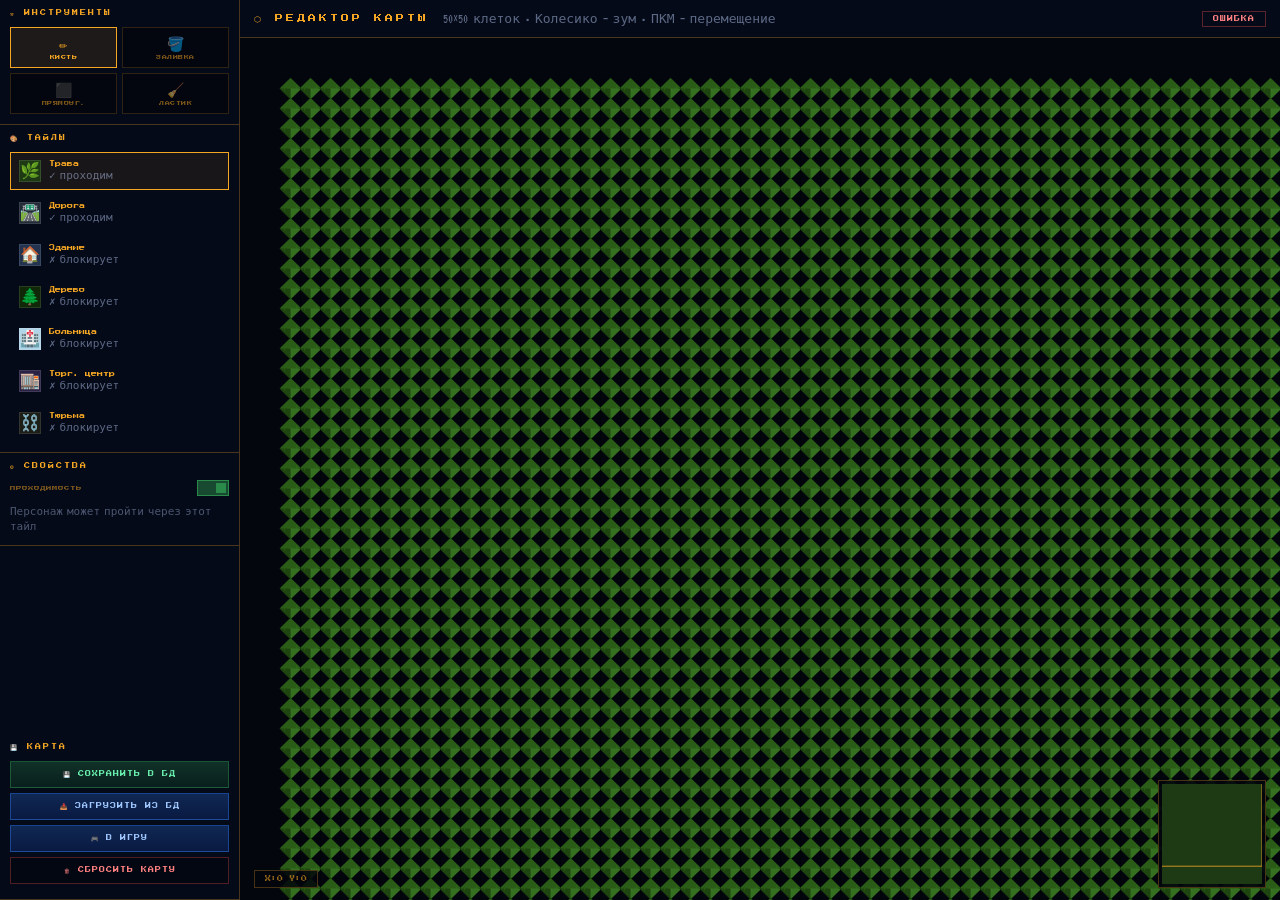
<file: gorodok-editor.html>
<!DOCTYPE html>
<html lang="ru">
<head>
<meta charset="UTF-8">
<meta name="viewport" content="width=1280">
<title>Городок — Редактор карты</title>
<link href="https://fonts.googleapis.com/css2?family=Press+Start+2P&family=VT323&display=swap" rel="stylesheet">
<style>
*,*::before,*::after{box-sizing:border-box;margin:0;padding:0;}
:root{
  --gold:#f5a623;--gold-lt:#ffd166;--gold-dk:#c47c10;
  --bg:#04060e;--panel:rgba(6,11,26,0.97);--border:rgba(245,166,35,0.28);
  --p2:'Press Start 2P',monospace;
  --sidebar:240px;
}
html,body{width:100%;height:100%;overflow:hidden;background:var(--bg);font-family:'VT323',monospace;color:#d4e8ff;}
body::before{content:'';position:fixed;inset:0;pointer-events:none;z-index:0;
  background-image:linear-gradient(rgba(245,166,35,0.02) 1px,transparent 1px),linear-gradient(90deg,rgba(245,166,35,0.02) 1px,transparent 1px);
  background-size:40px 40px;}

/* ── LAYOUT ── */
#app{display:flex;width:100%;height:100%;position:relative;z-index:1;}
#sidebar{width:var(--sidebar);flex-shrink:0;background:var(--panel);border-right:1.5px solid var(--border);
  display:flex;flex-direction:column;overflow:hidden;z-index:10;}
#canvas-wrap{flex:1;position:relative;overflow:hidden;cursor:crosshair;}
canvas#map-canvas{position:absolute;inset:0;display:block;image-rendering:pixelated;}

/* ── SIDEBAR ── */
.sb-section{padding:10px;border-bottom:1px solid var(--border);}
.sb-title{font-family:var(--p2);font-size:6px;color:var(--gold);letter-spacing:2px;margin-bottom:10px;}

/* tools */
.tools-grid{display:grid;grid-template-columns:1fr 1fr;gap:5px;}
.tool-btn{background:rgba(0,0,0,0.4);border:1.5px solid rgba(245,166,35,0.18);
  padding:7px 4px;cursor:pointer;transition:all .13s;text-align:center;
  font-family:var(--p2);font-size:5px;color:rgba(245,166,35,0.5);letter-spacing:.5px;}
.tool-btn:hover{border-color:rgba(245,166,35,0.5);color:var(--gold);}
.tool-btn.active{border-color:var(--gold);background:rgba(245,166,35,0.1);color:var(--gold);}
.tool-icon{font-size:14px;display:block;margin-bottom:3px;}

/* tiles palette */
.tiles-list{display:flex;flex-direction:column;gap:4px;overflow-y:auto;flex:1;}
.tile-item{display:flex;align-items:center;gap:8px;padding:7px 8px;cursor:pointer;
  border:1.5px solid transparent;transition:all .12s;}
.tile-item:hover{border-color:rgba(245,166,35,0.3);background:rgba(245,166,35,0.04);}
.tile-item.active{border-color:var(--gold);background:rgba(245,166,35,0.08);}
.tile-swatch{width:22px;height:22px;flex-shrink:0;border:1px solid rgba(255,255,255,0.1);}
.tile-info{flex:1;min-width:0;}
.tile-name{font-family:var(--p2);font-size:6px;color:var(--gold);margin-bottom:2px;}
.tile-walk{font-size:11px;color:rgba(180,200,240,0.5);}

/* props panel */
.props-row{display:flex;justify-content:space-between;align-items:center;margin-bottom:8px;}
.props-lbl{font-family:var(--p2);font-size:5.5px;color:rgba(245,166,35,0.5);}
.toggle{width:32px;height:16px;background:rgba(0,0,0,0.5);border:1px solid rgba(245,166,35,0.3);
  position:relative;cursor:pointer;transition:background .15s;}
.toggle.on{background:rgba(42,138,74,0.5);border-color:#2a8a4a;}
.toggle::after{content:'';position:absolute;top:2px;left:2px;width:10px;height:10px;
  background:#888;transition:all .15s;}
.toggle.on::after{left:18px;background:#2a8a4a;}

/* action buttons */
.action-btn{width:100%;padding:9px;margin-bottom:5px;font-family:var(--p2);font-size:6px;
  letter-spacing:1px;cursor:pointer;border:1.5px solid;transition:all .13s;}
.action-btn.primary{background:linear-gradient(180deg,rgba(42,111,219,0.3),rgba(20,60,160,0.3));
  border-color:rgba(42,111,219,0.5);color:#a0c8ff;}
.action-btn.primary:hover{border-color:#2a6fdb;box-shadow:0 0 12px rgba(42,111,219,0.3);}
.action-btn.success{background:linear-gradient(180deg,rgba(42,138,74,0.3),rgba(20,80,40,0.3));
  border-color:rgba(42,138,74,0.5);color:#69f0ae;}
.action-btn.success:hover{border-color:#2a8a4a;box-shadow:0 0 12px rgba(42,138,74,0.25);}
.action-btn.danger{background:rgba(0,0,0,0.3);border-color:rgba(255,80,80,0.3);color:#ff8080;}
.action-btn.danger:hover{border-color:#ff5050;box-shadow:0 0 10px rgba(255,80,80,0.2);}
.action-btn:disabled{opacity:.35;cursor:not-allowed;}

/* ── TOPBAR ── */
#topbar{position:fixed;top:0;left:var(--sidebar);right:0;height:38px;z-index:20;
  background:var(--panel);border-bottom:1px solid var(--border);
  display:flex;align-items:center;padding:0 14px;gap:14px;}
.tb-title{font-family:var(--p2);font-size:8px;color:var(--gold);letter-spacing:3px;}
.tb-info{font-size:13px;color:rgba(180,200,240,0.5);flex:1;}
.tb-status{font-family:var(--p2);font-size:6px;padding:4px 10px;border:1px solid;letter-spacing:1px;}
.tb-status.ok{color:#69f0ae;border-color:rgba(105,240,174,0.35);}
.tb-status.err{color:#ff8080;border-color:rgba(255,80,80,0.35);}
.tb-status.load{color:rgba(245,166,35,0.6);border-color:rgba(245,166,35,0.25);}

/* map canvas area gets top padding */
#canvas-wrap{padding-top:38px;}
canvas#map-canvas{top:38px;}

/* ── HOVER TOOLTIP ── */
#tooltip{position:fixed;bottom:12px;left:calc(var(--sidebar) + 14px);
  font-family:var(--p2);font-size:6px;color:rgba(245,166,35,0.6);
  background:rgba(4,6,14,0.85);padding:5px 10px;border:1px solid var(--border);
  pointer-events:none;z-index:30;}

/* ── FILL SELECTION OVERLAY ── */
#sel-info{position:fixed;bottom:12px;right:14px;
  font-family:var(--p2);font-size:6px;color:rgba(105,240,174,0.7);
  background:rgba(4,6,14,0.85);padding:5px 10px;border:1px solid rgba(105,240,174,0.2);
  pointer-events:none;z-index:30;display:none;}

/* ── MINIMAP ── */
#minimap-wrap{position:fixed;bottom:12px;right:14px;z-index:25;
  background:rgba(4,6,14,0.9);border:1.5px solid var(--border);padding:3px;}
#minimap{display:block;image-rendering:pixelated;}
</style>
</head>
<body>
<div id="app">

  <!-- SIDEBAR -->
  <div id="sidebar">

    <div class="sb-section">
      <div class="sb-title">⚒ ИНСТРУМЕНТЫ</div>
      <div class="tools-grid">
        <div class="tool-btn active" id="tool-draw" onclick="setTool('draw')">
          <span class="tool-icon">✏️</span>КИСТЬ
        </div>
        <div class="tool-btn" id="tool-fill" onclick="setTool('fill')">
          <span class="tool-icon">🪣</span>ЗАЛИВКА
        </div>
        <div class="tool-btn" id="tool-rect" onclick="setTool('rect')">
          <span class="tool-icon">⬛</span>ПРЯМОУГ.
        </div>
        <div class="tool-btn" id="tool-erase" onclick="setTool('erase')">
          <span class="tool-icon">🧹</span>ЛАСТИК
        </div>
      </div>
    </div>

    <div class="sb-section">
      <div class="sb-title">🎨 ТАЙЛЫ</div>
      <div class="tiles-list" id="tiles-list"></div>
    </div>

    <div class="sb-section">
      <div class="sb-title">⚙ СВОЙСТВА</div>
      <div class="props-row">
        <span class="props-lbl">ПРОХОДИМОСТЬ</span>
        <div class="toggle" id="walkable-toggle" onclick="toggleWalkable()"></div>
      </div>
      <div style="font-size:11px;color:rgba(180,200,240,0.4);line-height:1.4;" id="walkable-hint">
        Персонаж может пройти через этот тайл
      </div>
    </div>

    <div class="sb-section" style="margin-top:auto;">
      <div class="sb-title">💾 КАРТА</div>
      <button class="action-btn success" onclick="saveMap()" id="btn-save">💾 СОХРАНИТЬ В БД</button>
      <button class="action-btn primary" onclick="loadMap()" id="btn-load">📥 ЗАГРУЗИТЬ ИЗ БД</button>
      <button class="action-btn primary" onclick="exportToGame()">🎮 В ИГРУ</button>
      <button class="action-btn danger" onclick="confirmReset()">🗑 СБРОСИТЬ КАРТУ</button>
    </div>

  </div>

  <!-- TOPBAR -->
  <div id="topbar">
    <div class="tb-title">⬡ РЕДАКТОР КАРТЫ</div>
    <div class="tb-info" id="tb-info">50×50 клеток • Колесико — зум • ПКМ — перемещение</div>
    <div class="tb-status load" id="tb-status">ОЖИДАНИЕ</div>
  </div>

  <!-- CANVAS -->
  <div id="canvas-wrap">
    <canvas id="map-canvas"></canvas>
  </div>

</div>

<!-- TOOLTIP -->
<div id="tooltip">X:0 Y:0</div>
<!-- SEL INFO -->
<div id="sel-info" id="sel-info"></div>
<!-- MINIMAP -->
<div id="minimap-wrap">
  <canvas id="minimap" width="100" height="100"></canvas>
</div>

<script>
'use strict';

/* ════════════════════════════════════
   CONFIG
════════════════════════════════════ */
const API_URL = 'https://functions.poehali.dev/3a5ea315-ca2d-477d-88ea-af7e65fcdc15';
const MAP_W = 50, MAP_H = 50;
const CELL = 20; // px per cell in editor (base, before zoom)

/* ════════════════════════════════════
   SPRITES — процедурные, на offscreen canvas
   Тот же код что в gorodok-game.html,
   адаптирован под CELL-сетку редактора.
════════════════════════════════════ */
// Генерируем спрайты в пространстве TW=64,TH=32
// и рисуем их масштабированными под cellPx
const TW_SP=64,TH_SP=32;
const ESP={}; // editor sprites

function mkc(w,h){const c=document.createElement('canvas');c.width=w;c.height=h;return c;}
function isoP(c,ox,oy,tw,th){
  c.beginPath();c.moveTo(ox,oy);c.lineTo(ox+tw/2,oy+th/2);
  c.lineTo(ox,oy+th);c.lineTo(ox-tw/2,oy+th/2);c.closePath();
}

// ТРАВА
(()=>{
  const cv=mkc(TW_SP+2,TH_SP+2),c=cv.getContext('2d');
  const ox=TW_SP/2+1,oy=1;
  isoP(c,ox,oy,TW_SP,TH_SP);c.fillStyle='#2a5c18';c.fill();
  c.fillStyle='#1e4510';
  c.beginPath();c.moveTo(ox,oy+TH_SP);c.lineTo(ox-TW_SP/2,oy+TH_SP/2);c.lineTo(ox,oy+TH_SP/2);c.closePath();c.fill();
  c.fillStyle='#357020';
  c.beginPath();c.moveTo(ox,oy+TH_SP);c.lineTo(ox+TW_SP/2,oy+TH_SP/2);c.lineTo(ox,oy+TH_SP/2);c.closePath();c.fill();
  c.strokeStyle='rgba(80,160,30,0.3)';c.lineWidth=1;
  for(let i=0;i<8;i++){const px=ox-TW_SP/2+8+i*7,py=oy+TH_SP/2+Math.sin(i*1.9)*2;c.beginPath();c.moveTo(px,py+2);c.lineTo(px-1,py-3);c.stroke();}
  isoP(c,ox,oy,TW_SP,TH_SP);c.strokeStyle='rgba(0,0,0,0.18)';c.lineWidth=1;c.stroke();
  ESP.grass=cv;
})();

// ДОРОГА
function makeERoad(up,dn,lt,rt){
  const cv=mkc(TW_SP+2,TH_SP+2),c=cv.getContext('2d');
  const ox=TW_SP/2+1,oy=1;
  isoP(c,ox,oy,TW_SP,TH_SP);c.fillStyle='#2a2e38';c.fill();
  c.save();isoP(c,ox,oy,TW_SP,TH_SP);c.clip();
  c.strokeStyle='rgba(255,240,80,0.7)';c.lineWidth=1.5;c.setLineDash([4,5]);
  if(lt||rt||(!up&&!dn)){c.beginPath();c.moveTo(ox-TW_SP/2,oy+TH_SP/2);c.lineTo(ox+TW_SP/2,oy+TH_SP/2);c.stroke();}
  if(up||dn){c.beginPath();c.moveTo(ox,oy);c.lineTo(ox,oy+TH_SP);c.stroke();}
  c.setLineDash([]);c.restore();
  isoP(c,ox,oy,TW_SP,TH_SP);c.strokeStyle='rgba(0,0,0,0.25)';c.lineWidth=1;c.stroke();
  return cv;
}
ESP.road_h=makeERoad(0,0,1,1);ESP.road_v=makeERoad(1,1,0,0);
ESP.road_cross=makeERoad(1,1,1,1);ESP.road_corner=makeERoad(1,0,0,1);
ESP.road_t=makeERoad(1,0,1,1);

// ДЕРЕВО (дуб) — квадратный для превью
(()=>{
  const S=TH_SP*3+2,cv=mkc(TW_SP+2,S),c=cv.getContext('2d');
  const ox=TW_SP/2+1,oy=S-TH_SP-1;
  isoP(c,ox,oy,TW_SP,TH_SP);c.fillStyle='#1e4510';c.fill();
  isoP(c,ox,oy,TW_SP,TH_SP);c.strokeStyle='rgba(0,0,0,0.18)';c.lineWidth=1;c.stroke();
  c.fillStyle='#5c3a1a';c.fillRect(ox-3,oy+TH_SP/2-TH_SP-2,6,TH_SP+6);
  [['#1c5c10','#144008'],['#236e14','#1a5010'],['#2a7e18','#205c12']].forEach(([col,dk],l)=>{
    const ly=oy+TH_SP/2-TH_SP-l*11,lw=(TW_SP*0.55)*(1-l*0.15),lh=TH_SP*0.6+l*2;
    c.fillStyle=dk;c.beginPath();c.moveTo(ox,ly-lh*0.5+3);c.lineTo(ox+lw/2+2,ly+3);c.lineTo(ox-lw/2-2,ly+3);c.closePath();c.fill();
    c.fillStyle=col;c.beginPath();c.moveTo(ox,ly-lh*0.55);c.lineTo(ox+lw/2,ly);c.lineTo(ox-lw/2,ly);c.closePath();c.fill();
  });
  ESP.tree_oak=cv;
})();

// ДЕРЕВО (сосна)
(()=>{
  const S=TH_SP*3+2,cv=mkc(TW_SP+2,S),c=cv.getContext('2d');
  const ox=TW_SP/2+1,oy=S-TH_SP-1;
  isoP(c,ox,oy,TW_SP,TH_SP);c.fillStyle='#1e4510';c.fill();
  isoP(c,ox,oy,TW_SP,TH_SP);c.strokeStyle='rgba(0,0,0,0.18)';c.lineWidth=1;c.stroke();
  c.fillStyle='#4a2e10';c.fillRect(ox-3,oy+TH_SP/2-TH_SP,6,TH_SP+4);
  [[TW_SP*0.28,'#0d3a0a'],[TW_SP*0.38,'#104a0d'],[TW_SP*0.46,'#145a10'],[TW_SP*0.32,'#186814'],[TW_SP*0.18,'#1c7018']].forEach(([w,col],i)=>{
    const ly=oy+TH_SP/2-TH_SP-2-i*11,h=TH_SP*0.45;
    c.fillStyle=col;c.beginPath();c.moveTo(ox,ly-h*0.55);c.lineTo(ox+w/2,ly);c.lineTo(ox-w/2,ly);c.closePath();c.fill();
  });
  ESP.tree_pine=cv;
})();

function getEditorSprite(tileType, x, y) {
  if(tileType===0) return ESP.grass;
  if(tileType===1) return ESP.road_h;
  if(tileType===3) return (x+y)%2===0 ? ESP.tree_oak : ESP.tree_pine;
  return null;
}

/* ════════════════════════════════════
   TILE DEFINITIONS
════════════════════════════════════ */
const TILES = [
  { id: 0, key: 'grass',    name: 'Трава',      icon: '🌿', color: '#1e3a14', walkable: true  },
  { id: 1, key: 'road',     name: 'Дорога',     icon: '🛣️', color: '#232b38', walkable: true  },
  { id: 2, key: 'building', name: 'Здание',     icon: '🏠', color: '#243450', walkable: false },
  { id: 3, key: 'tree',     name: 'Дерево',     icon: '🌲', color: '#112808', walkable: false },
  { id: 4, key: 'hospital', name: 'Больница',   icon: '🏥', color: '#b0d4e8', walkable: false },
  { id: 5, key: 'mall',     name: 'Торг. центр',icon: '🏬', color: '#2a2245', walkable: false },
  { id: 6, key: 'prison',   name: 'Тюрьма',     icon: '⛓️', color: '#1e1e18', walkable: false },
];
const TILE_BY_ID = Object.fromEntries(TILES.map(t => [t.id, t]));

/* ════════════════════════════════════
   STATE
════════════════════════════════════ */
// map[y][x] = { tile_type, walkable, sprite_id }
const map = Array.from({length: MAP_H}, () =>
  Array.from({length: MAP_W}, () => ({tile_type: 0, walkable: true, sprite_id: 'grass'}))
);

let activeTileId = 0;
let customWalkable = true; // override walkable for active tile
let tool = 'draw'; // draw | fill | rect | erase

// camera / zoom
let zoom = 1.0;
let camX = 0, camY = 0; // world coords of top-left
let isDragging = false, dragStart = {x:0,y:0}, camStart = {x:0,y:0};

// rect tool
let rectStart = null, rectEnd = null, isRectDragging = false;

// dirty tiles for batched save
const dirty = new Set();

/* ════════════════════════════════════
   CANVAS SETUP
════════════════════════════════════ */
const canvas = document.getElementById('map-canvas');
const ctx = canvas.getContext('2d');
let CW, CH;

function resize() {
  const wrap = document.getElementById('canvas-wrap');
  CW = canvas.width  = wrap.clientWidth;
  CH = canvas.height = wrap.clientHeight - 38;
  render();
}
window.addEventListener('resize', resize);

/* ════════════════════════════════════
   COORDINATE HELPERS
════════════════════════════════════ */
function worldToScreen(wx, wy) {
  return {
    sx: (wx - camX) * CELL * zoom,
    sy: (wy - camY) * CELL * zoom,
  };
}
function screenToWorld(sx, sy) {
  return {
    wx: sx / (CELL * zoom) + camX,
    wy: sy / (CELL * zoom) + camY,
  };
}
function screenToCell(sx, sy) {
  const {wx, wy} = screenToWorld(sx, sy);
  return {cx: Math.floor(wx), cy: Math.floor(wy)};
}
function clampCell(cx, cy) {
  return {cx: Math.max(0, Math.min(MAP_W-1, cx)), cy: Math.max(0, Math.min(MAP_H-1, cy))};
}

/* ════════════════════════════════════
   RENDER
════════════════════════════════════ */
function render() {
  if (!CW) return;
  ctx.fillStyle = '#04060e';
  ctx.fillRect(0, 0, CW, CH);

  const cellPx = CELL * zoom;
  const x0 = Math.floor(camX), y0 = Math.floor(camY);
  const x1 = Math.ceil(camX + CW / cellPx) + 1;
  const y1 = Math.ceil(camY + CH / cellPx) + 1;

  for (let y = Math.max(0, y0); y < Math.min(MAP_H, y1); y++) {
    for (let x = Math.max(0, x0); x < Math.min(MAP_W, x1); x++) {
      const cell = map[y][x];
      const tile = TILE_BY_ID[cell.tile_type] || TILES[0];
      const {sx, sy} = worldToScreen(x, y);

      const fx = Math.floor(sx), fy = Math.floor(sy);
      const fw = Math.ceil(cellPx)+1, fh = Math.ceil(cellPx)+1;
      const sp = getEditorSprite(cell.tile_type, x, y);

      if (sp) {
        if (cell.tile_type === 3) {
          // деревья: сначала трава, потом дерево
          ctx.drawImage(ESP.grass, fx - 1, fy - 1, fw + 2, fh + 2);
          const ratio = sp.height / sp.width;
          const th = fw * ratio;
          ctx.drawImage(sp, fx, fy + fh - th, fw, th);
        } else {
          // рисуем спрайт растянуто на ячейку (+1px с каждой стороны чтоб не было швов)
          ctx.drawImage(sp, fx - 1, fy - 1, fw + 2, fh + 2);
        }
      } else {
        // fallback — цвет + иконка
        ctx.fillStyle = tile.color;
        ctx.fillRect(fx, fy, fw, fh);
        if (cellPx >= 16 && tile.icon) {
          const fs = Math.min(13, cellPx * 0.5);
          ctx.font = `${fs}px serif`;
          ctx.textAlign = 'center'; ctx.textBaseline = 'middle';
          ctx.fillText(tile.icon, fx + fw/2, fy + fh/2);
          ctx.textAlign = 'left'; ctx.textBaseline = 'alphabetic';
        }
      }

      // walkable indicator — красный оверлей
      if (!cell.walkable && cellPx > 6) {
        ctx.fillStyle = 'rgba(220,40,40,0.22)';
        ctx.fillRect(fx, fy, fw, fh);
        if (cellPx >= 14) {
          ctx.fillStyle = 'rgba(255,80,80,0.7)';
          ctx.font = `${Math.min(10,cellPx*0.35)}px monospace`;
          ctx.textAlign = 'right'; ctx.textBaseline = 'bottom';
          ctx.fillText('✕', fx+fw-2, fy+fh-1);
          ctx.textAlign = 'left'; ctx.textBaseline = 'alphabetic';
        }
      }

      // grid lines
      if (cellPx > 4) {
        ctx.strokeStyle = 'rgba(0,0,0,0.28)';
        ctx.lineWidth = 0.5;
        ctx.strokeRect(fx+0.5, fy+0.5, fw-1, fh-1);
      }

      // dirty marker (жёлтый уголок)
      if (dirty.has(`${x},${y}`) && cellPx > 6) {
        ctx.fillStyle = 'rgba(245,166,35,0.75)';
        ctx.fillRect(fx, fy, 4, 4);
      }
    }
  }

  // Grid coord labels
  if (cellPx >= 28) {
    ctx.fillStyle = 'rgba(255,255,255,0.2)';
    ctx.font = `${Math.max(7, cellPx * 0.22)}px monospace`;
    for (let y = Math.max(0, y0); y < Math.min(MAP_H, y1); y++) {
      for (let x = Math.max(0, x0); x < Math.min(MAP_W, x1); x++) {
        const {sx, sy} = worldToScreen(x, y);
        ctx.fillText(`${x},${y}`, Math.floor(sx+2), Math.floor(sy+cellPx-3));
      }
    }
  }

  // Rect selection overlay
  if (tool === 'rect' && rectStart && rectEnd) {
    const ax = Math.min(rectStart.cx, rectEnd.cx);
    const ay = Math.min(rectStart.cy, rectEnd.cy);
    const bx = Math.max(rectStart.cx, rectEnd.cx);
    const by = Math.max(rectStart.cy, rectEnd.cy);
    const {sx: rx, sy: ry} = worldToScreen(ax, ay);
    const rw = (bx - ax + 1) * cellPx;
    const rh = (by - ay + 1) * cellPx;
    ctx.fillStyle = 'rgba(105,240,174,0.12)';
    ctx.fillRect(rx, ry, rw, rh);
    ctx.strokeStyle = 'rgba(105,240,174,0.7)';
    ctx.lineWidth = 2;
    ctx.setLineDash([4, 3]);
    ctx.strokeRect(rx, ry, rw, rh);
    ctx.setLineDash([]);

    const w = bx - ax + 1, h = by - ay + 1;
    const si = document.getElementById('sel-info');
    si.style.display = 'block';
    si.textContent = `${ax},${ay} → ${bx},${by}  [${w}×${h} = ${w*h} клеток]`;
  } else {
    document.getElementById('sel-info').style.display = 'none';
  }

  // Minimap
  renderMinimap();
}

/* ── Minimap ── */
const mm = document.getElementById('minimap');
const mmCtx = mm.getContext('2d');
function renderMinimap() {
  const S = 2; // px per cell
  mm.width = MAP_W * S; mm.height = MAP_H * S;
  for (let y = 0; y < MAP_H; y++) {
    for (let x = 0; x < MAP_W; x++) {
      const tile = TILE_BY_ID[map[y][x].tile_type] || TILES[0];
      mmCtx.fillStyle = tile.color;
      mmCtx.fillRect(x * S, y * S, S, S);
    }
  }
  // viewport indicator
  const cellPx = CELL * zoom;
  const vx = camX * S, vy = camY * S;
  const vw = (CW / cellPx) * S, vh = (CH / cellPx) * S;
  mmCtx.strokeStyle = 'rgba(245,166,35,0.8)';
  mmCtx.lineWidth = 1;
  mmCtx.strokeRect(vx, vy, vw, vh);
}

/* ════════════════════════════════════
   PAINT HELPERS
════════════════════════════════════ */
function paintCell(cx, cy) {
  const {cx: x, cy: y} = clampCell(cx, cy);
  if (tool === 'erase') {
    map[y][x] = {tile_type: 0, walkable: true, sprite_id: 'grass'};
  } else {
    const tile = TILE_BY_ID[activeTileId];
    map[y][x] = {tile_type: activeTileId, walkable: customWalkable, sprite_id: tile.key};
  }
  dirty.add(`${x},${y}`);
}

function floodFill(startX, startY) {
  const targetType = map[startY][startX].tile_type;
  if (targetType === activeTileId && tool !== 'erase') return;
  const tile = TILE_BY_ID[activeTileId];
  const visited = new Set();
  const queue = [[startX, startY]];
  while (queue.length) {
    const [x, y] = queue.shift();
    const key = `${x},${y}`;
    if (visited.has(key)) continue;
    if (x < 0 || y < 0 || x >= MAP_W || y >= MAP_H) continue;
    if (map[y][x].tile_type !== targetType) continue;
    visited.add(key);
    map[y][x] = tool === 'erase'
      ? {tile_type: 0, walkable: true, sprite_id: 'grass'}
      : {tile_type: activeTileId, walkable: customWalkable, sprite_id: tile.key};
    dirty.add(key);
    queue.push([x+1,y],[x-1,y],[x,y+1],[x,y-1]);
  }
}

function applyRect(ax, ay, bx, by) {
  const tile = TILE_BY_ID[activeTileId];
  for (let y = ay; y <= by; y++) {
    for (let x = ax; x <= bx; x++) {
      map[y][x] = tool === 'erase'
        ? {tile_type: 0, walkable: true, sprite_id: 'grass'}
        : {tile_type: activeTileId, walkable: customWalkable, sprite_id: tile.key};
      dirty.add(`${x},${y}`);
    }
  }
}

/* ════════════════════════════════════
   MOUSE EVENTS
════════════════════════════════════ */
let isPainting = false;

canvas.addEventListener('mousedown', e => {
  const rect = canvas.getBoundingClientRect();
  const sx = e.clientX - rect.left;
  const sy = e.clientY - rect.top;

  if (e.button === 2) { // ПКМ — перемещение
    isDragging = true;
    dragStart = {x: e.clientX, y: e.clientY};
    camStart = {x: camX, y: camY};
    canvas.style.cursor = 'grabbing';
    return;
  }

  if (e.button === 0) {
    const {cx, cy} = screenToCell(sx, sy);
    if (tool === 'draw' || tool === 'erase') {
      isPainting = true;
      paintCell(cx, cy);
      render();
    } else if (tool === 'fill') {
      if (cx >= 0 && cy >= 0 && cx < MAP_W && cy < MAP_H) {
        floodFill(cx, cy);
        render();
      }
    } else if (tool === 'rect') {
      const cc = clampCell(cx, cy);
      rectStart = cc;
      rectEnd = cc;
      isRectDragging = true;
    }
  }
});

canvas.addEventListener('mousemove', e => {
  const rect = canvas.getBoundingClientRect();
  const sx = e.clientX - rect.left;
  const sy = e.clientY - rect.top;

  if (isDragging) {
    const dx = (e.clientX - dragStart.x) / (CELL * zoom);
    const dy = (e.clientY - dragStart.y) / (CELL * zoom);
    camX = camStart.x - dx;
    camY = camStart.y - dy;
    render();
    return;
  }

  const {cx, cy} = screenToCell(sx, sy);
  document.getElementById('tooltip').textContent =
    `X:${cx} Y:${cy}` + (cx >= 0 && cy >= 0 && cx < MAP_W && cy < MAP_H
      ? `  [${TILE_BY_ID[map[cy][cx].tile_type]?.name}  ${map[cy][cx].walkable ? '✓ проход' : '✗ блок'}]`
      : '');

  if (isPainting && (tool === 'draw' || tool === 'erase')) {
    paintCell(cx, cy);
    render();
  }

  if (isRectDragging && tool === 'rect') {
    rectEnd = clampCell(cx, cy);
    render();
  }
});

window.addEventListener('mouseup', e => {
  if (isDragging) {
    isDragging = false;
    canvas.style.cursor = 'crosshair';
  }
  if (isPainting) isPainting = false;
  if (isRectDragging && tool === 'rect' && rectStart && rectEnd) {
    isRectDragging = false;
    const ax = Math.min(rectStart.cx, rectEnd.cx);
    const ay = Math.min(rectStart.cy, rectEnd.cy);
    const bx = Math.max(rectStart.cx, rectEnd.cx);
    const by = Math.max(rectStart.cy, rectEnd.cy);
    applyRect(ax, ay, bx, by);
    rectStart = null; rectEnd = null;
    render();
  }
});

canvas.addEventListener('contextmenu', e => e.preventDefault());

canvas.addEventListener('wheel', e => {
  e.preventDefault();
  const rect = canvas.getBoundingClientRect();
  const mx = e.clientX - rect.left;
  const my = e.clientY - rect.top;
  // zoom к курсору
  const {wx, wy} = screenToWorld(mx, my);
  const delta = e.deltaY > 0 ? -0.1 : 0.1;
  zoom = Math.min(6, Math.max(0.2, Math.round((zoom + delta) * 10) / 10));
  // recalc cam so wx,wy stays under cursor
  camX = wx - mx / (CELL * zoom);
  camY = wy - my / (CELL * zoom);
  render();
}, {passive: false});

/* ════════════════════════════════════
   TOOL & TILE UI
════════════════════════════════════ */
function setTool(t) {
  tool = t;
  ['draw','fill','rect','erase'].forEach(id => {
    document.getElementById(`tool-${id}`).classList.toggle('active', id === t);
  });
  if (t === 'rect') { rectStart = null; rectEnd = null; }
}

function setActiveTile(id) {
  activeTileId = id;
  const tile = TILE_BY_ID[id];
  customWalkable = tile.walkable; // default walkable для этого тайла
  renderTilesList();
  renderWalkableToggle();
}

function toggleWalkable() {
  customWalkable = !customWalkable;
  renderWalkableToggle();
}

function renderWalkableToggle() {
  const tog = document.getElementById('walkable-toggle');
  const hint = document.getElementById('walkable-hint');
  tog.classList.toggle('on', customWalkable);
  hint.textContent = customWalkable
    ? 'Персонаж может пройти через этот тайл'
    : 'Персонаж НЕ может пройти через тайл';
}

function renderTilesList() {
  const el = document.getElementById('tiles-list');
  el.innerHTML = '';
  TILES.forEach(t => {
    const d = document.createElement('div');
    d.className = 'tile-item' + (t.id === activeTileId ? ' active' : '');
    d.innerHTML = `
      <div class="tile-swatch" style="background:${t.color}">${t.icon}</div>
      <div class="tile-info">
        <div class="tile-name">${t.name}</div>
        <div class="tile-walk">${t.walkable ? '✓ проходим' : '✗ блокирует'}</div>
      </div>`;
    d.onclick = () => setActiveTile(t.id);
    el.appendChild(d);
  });
}

/* ════════════════════════════════════
   API — LOAD / SAVE
════════════════════════════════════ */
function setStatus(msg, type = 'load') {
  const el = document.getElementById('tb-status');
  el.textContent = msg;
  el.className = `tb-status ${type}`;
}

async function loadMap() {
  setStatus('ЗАГРУЗКА...', 'load');
  document.getElementById('btn-load').disabled = true;
  try {
    const res = await fetch(API_URL, {method: 'GET'});
    const data = await res.json();
    const tiles = typeof data === 'string' ? JSON.parse(data) : data;
    const list = tiles.tiles || tiles;

    if (list.length === 0) {
      setStatus('БД ПУСТА', 'load');
      document.getElementById('tb-info').textContent = 'Карта не сохранялась — рисуй и сохраняй!';
    } else {
      // apply to local map
      list.forEach(t => {
        if (t.x >= 0 && t.x < MAP_W && t.y >= 0 && t.y < MAP_H) {
          map[t.y][t.x] = {tile_type: t.tile_type, walkable: t.walkable, sprite_id: t.sprite_id};
        }
      });
      dirty.clear();
      setStatus(`ЗАГРУЖЕНО ${list.length}`, 'ok');
      document.getElementById('tb-info').textContent = `Загружено ${list.length} тайлов из БД`;
    }
  } catch(e) {
    setStatus('ОШИБКА', 'err');
  } finally {
    document.getElementById('btn-load').disabled = false;
    render();
  }
}

async function saveMap() {
  if (dirty.size === 0) { setStatus('НЕТ ИЗМЕНЕНИЙ', 'ok'); return; }
  setStatus('СОХРАНЕНИЕ...', 'load');
  document.getElementById('btn-save').disabled = true;

  const tiles = [...dirty].map(key => {
    const [x, y] = key.split(',').map(Number);
    const c = map[y][x];
    return {x, y, tile_type: c.tile_type, walkable: c.walkable, sprite_id: c.sprite_id};
  });

  try {
    // Батчами по 200
    const BATCH = 200;
    let saved = 0;
    for (let i = 0; i < tiles.length; i += BATCH) {
      const batch = tiles.slice(i, i + BATCH);
      const res = await fetch(API_URL, {
        method: 'POST',
        headers: {'Content-Type': 'application/json'},
        body: JSON.stringify({tiles: batch}),
      });
      const d = await res.json();
      const r = typeof d === 'string' ? JSON.parse(d) : d;
      saved += r.saved || batch.length;
    }
    dirty.clear();
    setStatus(`СОХРАНЕНО ${saved}`, 'ok');
    document.getElementById('tb-info').textContent = `Сохранено ${saved} тайлов в БД`;
  } catch(e) {
    setStatus('ОШИБКА СОХР.', 'err');
  } finally {
    document.getElementById('btn-save').disabled = false;
    render();
  }
}

function exportToGame() {
  // Сохраняем карту в localStorage для быстрого доступа из игры
  const compressed = [];
  for (let y = 0; y < MAP_H; y++) {
    for (let x = 0; x < MAP_W; x++) {
      const c = map[y][x];
      if (c.tile_type !== 0 || !c.walkable) {
        compressed.push({x, y, t: c.tile_type, w: c.walkable ? 1 : 0});
      }
    }
  }
  localStorage.setItem('gorodok_map_override', JSON.stringify(compressed));
  setStatus('→ ИГРА', 'ok');
  setTimeout(() => { window.location.href = 'gorodok-game.html'; }, 600);
}

async function confirmReset() {
  if (!confirm('Сбросить карту в БД и редакторе к дефолту (трава)?')) return;
  setStatus('СБРОС...', 'load');
  try {
    await fetch(API_URL + '?action=reset', {method: 'POST'});
    for (let y = 0; y < MAP_H; y++)
      for (let x = 0; x < MAP_W; x++)
        map[y][x] = {tile_type: 0, walkable: true, sprite_id: 'grass'};
    dirty.clear();
    setStatus('СБРОШЕНО', 'ok');
    render();
  } catch(e) {
    setStatus('ОШИБКА', 'err');
  }
}

/* ════════════════════════════════════
   KEYBOARD SHORTCUTS
════════════════════════════════════ */
document.addEventListener('keydown', e => {
  const map_keys = {
    'KeyB': 'draw', 'KeyF': 'fill', 'KeyR': 'rect', 'KeyE': 'erase',
  };
  if (map_keys[e.code]) setTool(map_keys[e.code]);
  if (e.code === 'KeyS' && (e.ctrlKey || e.metaKey)) { e.preventDefault(); saveMap(); }
  // цифры 1-7 — быстрый выбор тайла
  const digit = parseInt(e.key);
  if (digit >= 1 && digit <= TILES.length) setActiveTile(digit - 1);
});

/* ════════════════════════════════════
   INIT
════════════════════════════════════ */
renderTilesList();
renderWalkableToggle();
resize();
// центрируем на карте
camX = -2; camY = -2;
render();

// Автозагрузка из БД
loadMap();
</script>
</body>
</html>
</file>
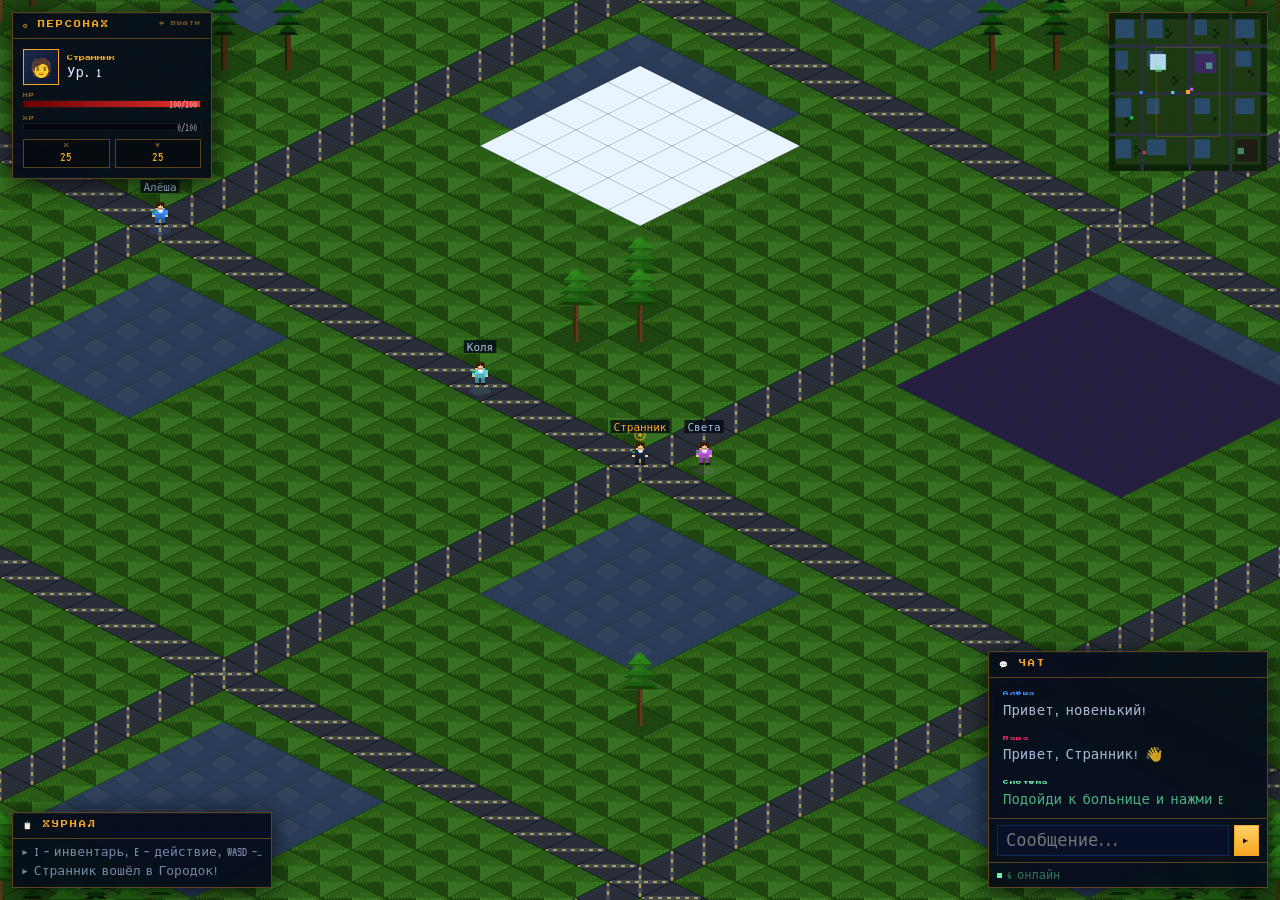
<file: gorodok-game.html>
<!DOCTYPE html>
<html lang="ru">
<head>
<meta charset="UTF-8">
<meta name="viewport" content="width=1280">
<title>Городок — Игра</title>
<link href="https://fonts.googleapis.com/css2?family=Press+Start+2P&family=VT323&display=swap" rel="stylesheet">
<style>
*,*::before,*::after{box-sizing:border-box;margin:0;padding:0;}
:root{
  --gold:#f5a623;--gold-lt:#ffd166;--gold-dk:#c47c10;
  --bg:#04060e;--panel:rgba(6,11,26,0.92);--border:rgba(245,166,35,0.35);
  --input-bg:rgba(8,16,40,0.95);--err:#ff5252;--ok:#69f0ae;
  --hp:#e83030;--xp:#3a8fff;--p2:'Press Start 2P',monospace;
}
html,body{width:100%;height:100%;overflow:hidden;background:var(--bg);}
canvas{position:fixed;inset:0;display:block;image-rendering:pixelated;cursor:crosshair;}

/* ═══ HUD BASE ═══ */
.hud{position:fixed;pointer-events:none;font-family:'VT323',monospace;}
.hud *{pointer-events:auto;}
.hud-box{
  background:var(--panel);border:1.5px solid var(--border);
  backdrop-filter:blur(8px);
  box-shadow:0 4px 24px rgba(0,0,0,0.7),inset 0 1px 0 rgba(255,255,255,0.04);
}
.hud-title{
  font-family:var(--p2);font-size:7px;color:var(--gold);letter-spacing:2px;
  padding:8px 10px;border-bottom:1px solid var(--border);white-space:nowrap;
}

/* ═══ TOP-LEFT: STATS ═══ */
#hud-stats{top:12px;left:12px;width:200px;}
.stat-grid{padding:10px;display:flex;flex-direction:column;gap:8px;}
.stat-name-row{display:flex;align-items:center;gap:8px;}
.stat-avatar{
  width:36px;height:36px;border:1.5px solid var(--gold);flex-shrink:0;
  background:linear-gradient(135deg,#1a2a4a,#0d1830);
  display:flex;align-items:center;justify-content:center;font-size:18px;
}
.stat-info{flex:1;min-width:0;}
.stat-pname{font-family:var(--p2);font-size:6px;color:var(--gold);margin-bottom:3px;white-space:nowrap;overflow:hidden;text-overflow:ellipsis;}
.stat-level{font-size:14px;color:#d4e8ff;}
.bar-row{display:flex;flex-direction:column;gap:2px;}
.bar-lbl{font-family:var(--p2);font-size:5px;color:rgba(245,166,35,0.55);letter-spacing:1px;}
.bar-wrap{height:8px;background:rgba(0,0,0,0.5);border:1px solid rgba(255,255,255,0.07);position:relative;}
.bar-fill{height:100%;transition:width .35s;}
.bar-hp{background:linear-gradient(90deg,#6b0000,var(--hp));}
.bar-xp{background:linear-gradient(90deg,#0a2a5a,var(--xp));}
.bar-txt{position:absolute;right:3px;top:-1px;font-size:11px;color:rgba(255,255,255,0.55);line-height:10px;}
.coord-row{display:flex;gap:5px;}
.coord-box{flex:1;background:rgba(0,0,0,0.35);border:1px solid var(--border);padding:3px 5px;text-align:center;}
.coord-box span:first-child{font-family:var(--p2);font-size:5px;color:rgba(245,166,35,0.5);display:block;}
.coord-box span:last-child{font-size:14px;color:var(--gold);}

/* ═══ TOP-RIGHT: HOTBAR & MINI-MAP ═══ */
#hud-minimap{top:12px;right:12px;width:160px;}
.minimap-canvas{display:block;width:158px;height:158px;image-rendering:pixelated;}

/* ═══ BOTTOM-LEFT: LOG ═══ */
#hud-log{bottom:12px;left:12px;width:260px;}
.log-body{padding:6px 8px;max-height:100px;overflow:hidden;display:flex;flex-direction:column;gap:2px;}
.log-entry{font-size:13px;color:rgba(180,200,240,0.65);line-height:1.3;white-space:nowrap;overflow:hidden;text-overflow:ellipsis;}
.log-entry.sys{color:rgba(105,240,174,0.7);}

/* ═══ BOTTOM-RIGHT: CHAT ═══ */
#hud-chat{bottom:12px;right:12px;width:280px;}
.chat-msgs{
  padding:6px 8px;height:140px;overflow-y:auto;
  display:flex;flex-direction:column;gap:3px;
}
.chat-msgs::-webkit-scrollbar{width:2px;}
.chat-msgs::-webkit-scrollbar-thumb{background:var(--border);}
.cmsg{font-size:14px;line-height:1.35;word-break:break-word;padding:2px 4px;border-left:2px solid transparent;}
.cmsg:hover{background:rgba(245,166,35,0.04);}
.cmsg .cn{font-family:var(--p2);font-size:5.5px;letter-spacing:.5px;}
.cmsg .ct{color:rgba(210,225,255,0.8);}
.cmsg.sys .ct{color:rgba(105,240,174,0.7);}
.cmsg.me{border-left-color:var(--gold);}
.chat-footer{display:flex;gap:5px;padding:6px 8px;border-top:1px solid var(--border);}
.chat-inp{
  flex:1;background:var(--input-bg);border:1.5px solid rgba(42,111,219,0.25);
  padding:6px 8px;font-family:'VT323',monospace;font-size:17px;color:#d4e8ff;
  outline:none;caret-color:var(--gold);
}
.chat-inp:focus{border-color:#2a6fdb;}
.chat-btn{
  background:linear-gradient(180deg,var(--gold-lt),var(--gold));
  border:1.5px solid var(--gold);color:#120800;
  font-family:var(--p2);font-size:5.5px;
  padding:0 8px;cursor:pointer;letter-spacing:1px;transition:all .12s;
}
.chat-btn:hover{box-shadow:0 0 12px rgba(245,166,35,0.5);}
.online-row{
  display:flex;align-items:center;gap:5px;padding:5px 8px;
  border-top:1px solid var(--border);font-size:12px;color:rgba(105,240,174,0.45);
}
.odot{width:5px;height:5px;background:#69f0ae;animation:od 2s infinite;}
@keyframes od{0%,100%{opacity:1}50%{opacity:.2}}

/* ═══ INVENTORY PANEL ═══ */
#hud-inv{
  top:50%;left:50%;transform:translate(-50%,-50%);
  width:480px;display:none;z-index:50;
}
#hud-inv.open{display:block;}
.inv-body{padding:12px;}
.inv-title-row{display:flex;justify-content:space-between;align-items:center;}
.inv-close{
  background:none;border:1px solid rgba(255,82,82,0.4);color:#ff5252;
  font-family:var(--p2);font-size:7px;padding:4px 8px;cursor:pointer;
}
.inv-close:hover{background:rgba(255,82,82,0.12);}
.inv-slots{
  display:grid;grid-template-columns:repeat(5,1fr);gap:6px;margin-top:12px;
}
.inv-slot{
  aspect-ratio:1;background:rgba(0,0,0,0.45);border:1.5px solid rgba(245,166,35,0.2);
  display:flex;flex-direction:column;align-items:center;justify-content:center;
  cursor:pointer;position:relative;transition:border-color .15s,background .15s;gap:3px;
  padding:4px;
}
.inv-slot:hover{border-color:rgba(245,166,35,0.7);background:rgba(245,166,35,0.05);}
.inv-slot.filled{border-color:rgba(245,166,35,0.45);}
.inv-slot .item-icon{font-size:22px;line-height:1;}
.inv-slot .item-name{font-family:var(--p2);font-size:4.5px;color:rgba(245,166,35,0.7);text-align:center;line-height:1.3;}
.inv-slot .item-qty{
  position:absolute;bottom:3px;right:5px;
  font-family:var(--p2);font-size:5px;color:var(--gold);
}
.inv-slot.empty .item-icon{opacity:.15;}
.inv-info{
  margin-top:10px;padding:8px;background:rgba(0,0,0,0.3);border:1px solid var(--border);
  min-height:50px;font-size:14px;color:rgba(200,220,255,0.7);
}
.inv-info-name{font-family:var(--p2);font-size:7px;color:var(--gold);margin-bottom:4px;}
.inv-actions{display:flex;gap:6px;margin-top:8px;}
.inv-btn{
  background:rgba(10,20,50,0.8);border:1px solid var(--border);
  color:var(--gold);font-family:var(--p2);font-size:6px;
  padding:6px 10px;cursor:pointer;transition:all .12s;letter-spacing:1px;
}
.inv-btn:hover{background:rgba(245,166,35,0.12);box-shadow:0 0 8px rgba(245,166,35,0.3);}
.inv-gold-row{display:flex;align-items:center;gap:6px;margin-top:8px;padding-top:8px;border-top:1px solid var(--border);font-size:16px;color:var(--gold);}
.inv-gold-lbl{font-family:var(--p2);font-size:6px;color:rgba(245,166,35,0.6);}

/* ═══ INTERACTION MODAL ═══ */
#modal{
  position:fixed;inset:0;z-index:60;
  display:none;align-items:center;justify-content:center;
  background:rgba(0,0,0,0.55);backdrop-filter:blur(3px);
}
#modal.open{display:flex;}
.modal-box{
  width:400px;background:rgba(6,11,26,0.97);border:2px solid var(--border);
  box-shadow:0 0 0 1px rgba(245,166,35,0.1),0 12px 48px rgba(0,0,0,0.8);
}
.modal-head{
  display:flex;justify-content:space-between;align-items:center;
  padding:12px 16px;border-bottom:1px solid var(--border);
}
.modal-title{font-family:var(--p2);font-size:8px;color:var(--gold);letter-spacing:2px;}
.modal-icon{font-size:24px;}
.modal-close{
  background:none;border:none;color:rgba(255,100,100,0.7);cursor:pointer;
  font-family:var(--p2);font-size:8px;padding:3px 7px;border:1px solid rgba(255,100,100,0.3);
}
.modal-close:hover{background:rgba(255,82,82,0.1);}
.modal-body{padding:16px;}
.modal-desc{font-size:16px;color:rgba(200,220,255,0.75);line-height:1.6;margin-bottom:14px;}
.modal-actions{display:flex;flex-direction:column;gap:7px;}
.modal-action{
  display:flex;align-items:center;gap:10px;
  background:rgba(0,0,0,0.3);border:1px solid rgba(245,166,35,0.2);
  padding:10px 12px;cursor:pointer;transition:all .15s;
}
.modal-action:hover{background:rgba(245,166,35,0.08);border-color:rgba(245,166,35,0.5);}
.modal-action .act-icon{font-size:18px;flex-shrink:0;}
.modal-action .act-text{flex:1;}
.modal-action .act-title{font-family:var(--p2);font-size:7px;color:var(--gold);margin-bottom:3px;}
.modal-action .act-desc{font-size:13px;color:rgba(180,200,240,0.6);}
.modal-action .act-cost{font-family:var(--p2);font-size:6px;color:rgba(245,166,35,0.55);}

/* ═══ INTERACTION PROMPT (над игроком) ═══ */
#interact-hint{
  position:fixed;display:none;pointer-events:none;z-index:30;
  transform:translate(-50%,-100%);
  background:rgba(5,10,24,0.9);border:1px solid var(--gold);
  padding:4px 10px;font-family:var(--p2);font-size:6px;color:var(--gold);
  letter-spacing:1px;white-space:nowrap;
}

/* ═══ TOOLTIP ═══ */
#tooltip{
  position:fixed;display:none;pointer-events:none;z-index:90;
  background:rgba(4,8,20,0.94);border:1px solid var(--border);
  padding:5px 10px;font-size:14px;color:var(--gold);letter-spacing:1px;
  font-family:'VT323',monospace;
}

/* ═══ HOTKEY BAR ═══ */
#hud-hotkeys{
  bottom:12px;left:50%;transform:translateX(-50%);
  display:flex;gap:5px;pointer-events:none;
}
.hk-btn{
  background:var(--panel);border:1.5px solid var(--border);
  padding:6px 10px;font-family:var(--p2);font-size:6px;
  color:rgba(245,166,35,0.6);display:flex;flex-direction:column;align-items:center;gap:3px;
  pointer-events:auto;cursor:pointer;transition:all .12s;backdrop-filter:blur(8px);
  min-width:60px;
}
.hk-btn:hover{border-color:var(--gold);color:var(--gold);background:rgba(245,166,35,0.08);}
.hk-btn .hk-key{
  background:rgba(0,0,0,0.5);border:1px solid rgba(245,166,35,0.3);
  padding:1px 4px;font-size:5px;color:rgba(245,166,35,0.5);
}
.hk-btn .hk-label{font-size:7px;}

/* ═══ KEY HIGHLIGHT ═══ */
.hk-key.pressed{
  background:rgba(245,166,35,0.35)!important;
  border-color:var(--gold)!important;
  color:var(--gold)!important;
  box-shadow:0 0 6px rgba(245,166,35,0.4);
}

/* ═══ NOTIFICATION ═══ */
#notif{
  position:fixed;top:50%;left:50%;transform:translate(-50%,-50%);
  display:none;pointer-events:none;z-index:100;
  font-family:var(--p2);font-size:11px;color:var(--gold);
  background:rgba(5,10,24,0.95);border:2px solid var(--gold);
  padding:14px 24px;letter-spacing:2px;text-align:center;
  box-shadow:0 0 30px rgba(245,166,35,0.4);
}
</style>
</head>
<body>

<!-- GAME CANVAS (fullscreen) -->
<canvas id="gameCanvas"></canvas>

<!-- HUD: STATS (top-left) -->
<div class="hud hud-box" id="hud-stats">
  <div class="hud-title">⚙ ПЕРСОНАЖ</div>
  <div class="stat-grid">
    <div class="stat-name-row">
      <div class="stat-avatar">🧑</div>
      <div class="stat-info">
        <div class="stat-pname" id="stat-name">Странник</div>
        <div class="stat-level">Ур. <span id="stat-level">1</span></div>
      </div>
    </div>
    <div class="bar-row">
      <div class="bar-lbl">HP</div>
      <div class="bar-wrap"><div class="bar-fill bar-hp" id="bar-hp" style="width:100%"></div><span class="bar-txt" id="bar-hp-txt">100/100</span></div>
    </div>
    <div class="bar-row">
      <div class="bar-lbl">XP</div>
      <div class="bar-wrap"><div class="bar-fill bar-xp" id="bar-xp" style="width:0%"></div><span class="bar-txt" id="bar-xp-txt">0/100</span></div>
    </div>
    <div class="coord-row">
      <div class="coord-box"><span>X</span><span id="coord-x">25</span></div>
      <div class="coord-box"><span>Y</span><span id="coord-y">25</span></div>
    </div>
  </div>
</div>

<!-- HUD: MINI-MAP (top-right) -->
<div class="hud hud-box" id="hud-minimap">
  <div class="hud-title">🗺 КАРТА</div>
  <canvas id="minimap" class="minimap-canvas" width="158" height="158"></canvas>
</div>

<!-- HUD: LOG (bottom-left) -->
<div class="hud hud-box" id="hud-log">
  <div class="hud-title">📋 ЖУРНАЛ</div>
  <div class="log-body" id="log-body"></div>
</div>

<!-- HUD: CHAT (bottom-right) -->
<div class="hud hud-box" id="hud-chat">
  <div class="hud-title">💬 ЧАТ</div>
  <div class="chat-msgs" id="chat-msgs"></div>
  <div class="chat-footer">
    <input class="chat-inp" id="chat-inp" placeholder="Сообщение..." maxlength="80"
      onkeydown="if(event.key==='Enter')sendChat()">
    <button class="chat-btn" onclick="sendChat()">▶</button>
  </div>
  <div class="online-row"><div class="odot"></div><span id="online-cnt">6 онлайн</span></div>
</div>

<!-- HOTKEYS BAR (bottom-center) -->
<div id="hud-hotkeys">
  <div class="hk-btn" style="pointer-events:none;min-width:80px;">
    <div style="display:grid;grid-template-columns:repeat(3,18px);grid-template-rows:repeat(2,18px);gap:2px;align-items:center;justify-items:center;">
      <span></span>
      <span class="hk-key" style="width:18px;height:18px;display:flex;align-items:center;justify-content:center;">W</span>
      <span></span>
      <span class="hk-key" style="width:18px;height:18px;display:flex;align-items:center;justify-content:center;">A</span>
      <span class="hk-key" style="width:18px;height:18px;display:flex;align-items:center;justify-content:center;">S</span>
      <span class="hk-key" style="width:18px;height:18px;display:flex;align-items:center;justify-content:center;">D</span>
    </div>
    <span class="hk-label">ДВИЖЕНИЕ</span>
  </div>
  <div class="hk-btn" onclick="toggleInventory()">
    <span class="hk-key">I</span><span class="hk-label">🎒 ИНВЕНТ.</span>
  </div>
  <div class="hk-btn" onclick="tryInteract()">
    <span class="hk-key">E</span><span class="hk-label">⚡ ДЕЙСТВИЕ</span>
  </div>
  <div class="hk-btn" onclick="toggleChat()">
    <span class="hk-key">T</span><span class="hk-label">💬 ЧАТ</span>
  </div>
  <div class="hk-btn" style="pointer-events:none;min-width:80px;">
    <div style="display:grid;grid-template-columns:repeat(3,18px);grid-template-rows:repeat(2,18px);gap:2px;align-items:center;justify-items:center;">
      <span></span>
      <span class="hk-key" style="width:18px;height:18px;display:flex;align-items:center;justify-content:center;">↑</span>
      <span></span>
      <span class="hk-key" style="width:18px;height:18px;display:flex;align-items:center;justify-content:center;">←</span>
      <span class="hk-key" style="width:18px;height:18px;display:flex;align-items:center;justify-content:center;">↓</span>
      <span class="hk-key" style="width:18px;height:18px;display:flex;align-items:center;justify-content:center;">→</span>
    </div>
    <span class="hk-label">СТРЕЛКИ</span>
  </div>
</div>

<!-- INVENTORY PANEL -->
<div class="hud hud-box" id="hud-inv">
  <div class="hud-title">
    <div class="inv-title-row">
      <span>🎒 ИНВЕНТАРЬ</span>
      <button class="inv-close" onclick="toggleInventory()">✕ ЗАКРЫТЬ</button>
    </div>
  </div>
  <div class="inv-body">
    <div class="inv-slots" id="inv-slots"></div>
    <div class="inv-info" id="inv-info">
      <div style="color:rgba(180,200,240,0.35);font-size:14px;">Выберите предмет...</div>
    </div>
    <div class="inv-actions" id="inv-actions"></div>
    <div class="inv-gold-row">
      <span class="inv-gold-lbl">ДЕНЬГИ:</span>
      <span>💰</span>
      <span id="inv-gold">250</span> руб.
    </div>
  </div>
</div>

<!-- INTERACTION MODAL -->
<div id="modal">
  <div class="modal-box">
    <div class="modal-head">
      <div style="display:flex;align-items:center;gap:10px;">
        <span class="modal-icon" id="modal-icon">🏥</span>
        <span class="modal-title" id="modal-title">БОЛЬНИЦА</span>
      </div>
      <button class="modal-close" onclick="closeModal()">✕</button>
    </div>
    <div class="modal-body">
      <div class="modal-desc" id="modal-desc">Описание</div>
      <div class="modal-actions" id="modal-actions"></div>
    </div>
  </div>
</div>

<!-- INTERACT HINT -->
<div id="interact-hint">E — ВЗАИМОДЕЙСТВИЕ</div>

<!-- TOOLTIP -->
<div id="tooltip"></div>

<!-- NOTIFICATION -->
<div id="notif" id="notif"></div>

<script>
'use strict';
/* ═══════════════════════════════════
   CONSTANTS
═══════════════════════════════════ */
const TW=64,TH=32,MAP_W=50,MAP_H=50,SPEED=2.4;
const T={GRASS:0,ROAD:1,BUILDING:2,TREE:3,HOSPITAL:4,MALL:5,PRISON:6};
const WALKABLE=new Set([T.GRASS,T.ROAD]);

/* ═══════════════════════════════════
   MAP
═══════════════════════════════════ */
const map=Array.from({length:MAP_H},()=>new Array(MAP_W).fill(T.GRASS));
function setR(x0,y0,w,h,t){for(let y=y0;y<y0+h&&y<MAP_H;y++)for(let x=x0;x<x0+w&&x<MAP_W;x++)map[y][x]=t;}

// Roads
[10,25,38].forEach(r=>{for(let i=0;i<MAP_W;i++)map[r][i]=T.ROAD;});
[10,25,38].forEach(c=>{for(let i=0;i<MAP_H;i++)map[i][c]=T.ROAD;});

// Buildings
[[2,2,6,6],[12,2,5,6],[27,2,4,5],[40,2,6,6],
 [2,12,4,6],[12,12,5,5],[27,12,6,5],[40,12,5,5],
 [2,27,5,6],[12,27,4,5],[27,27,5,5],[40,27,6,5],
 [2,40,5,6],[12,40,6,5],[27,40,5,6]].forEach(([x,y,w,h])=>setR(x,y,w,h,T.BUILDING));

// Special buildings
setR(13,13,5,5,T.HOSPITAL);
setR(27,13,7,6,T.MALL);
setR(40,40,7,7,T.PRISON);

// Forest border
for(let i=0;i<MAP_W;i++){
  [0,1].forEach(r=>{if(map[r][i]===T.GRASS)map[r][i]=T.TREE;if(map[MAP_H-1-r][i]===T.GRASS)map[MAP_H-1-r][i]=T.TREE;});
  [0,1].forEach(c=>{if(map[i][c]===T.GRASS)map[i][c]=T.TREE;if(map[i][MAP_W-1-c]===T.GRASS)map[i][MAP_W-1-c]=T.TREE;});
}
[[5,5],[6,6],[7,5],[5,7],[18,5],[19,6],[18,7],[5,18],[6,19],[7,18],
 [33,5],[34,6],[33,7],[44,18],[45,19],[5,33],[6,34],[5,35],[33,33],
 [20,20],[21,21],[20,22],[8,42],[9,43],[8,44],[42,8],[43,9]]
  .forEach(([x,y])=>{if(x<MAP_W&&y<MAP_H&&map[y][x]===T.GRASS)map[y][x]=T.TREE;});

/* ═══════════════════════════════════
   INTERACTABLE POINTS
   (adjacent tiles that trigger interaction)
═══════════════════════════════════ */
const INTERACT_ZONES=[
  {id:'hospital',tile:{x:15,y:17},icon:'🏥',name:'БОЛЬНИЦА',
   desc:'Городская больница. Здесь можно подлечиться, сдать анализы или навестить пациентов.',
   actions:[
     {icon:'💊',title:'Лечение',desc:'Восстановить 50 HP',cost:'80 руб.',fn:()=>healPlayer(50,80)},
     {icon:'🩺',title:'Полное лечение',desc:'Восстановить 100 HP',cost:'200 руб.',fn:()=>healPlayer(100,200)},
     {icon:'💉',title:'Вакцинация',desc:'+10 к максимальному HP',cost:'150 руб.',fn:()=>boostMaxHp(10,150)},
     {icon:'🔬',title:'Анализы',desc:'Узнать состояние здоровья',cost:'50 руб.',fn:()=>showHealth()},
   ]},
  {id:'mall',tile:{x:31,y:16},icon:'🏬',name:'ТОРГОВЫЙ ЦЕНТР',
   desc:'Большой торговый центр. Здесь можно купить вещи, еду и снаряжение.',
   actions:[
     {icon:'🍕',title:'Пицца',desc:'Восстановить 20 HP',cost:'30 руб.',fn:()=>{addItem(ITEMS.pizza);healPlayer(20,30);}},
     {icon:'☕',title:'Кофе',desc:'+5 XP, бодрость',cost:'20 руб.',fn:()=>{addItem(ITEMS.coffee);gainXp(5,20);}},
     {icon:'🗺️',title:'Карта города',desc:'Открыть полную карту',cost:'100 руб.',fn:()=>{addItem(ITEMS.map_item);showNotif('🗺️ Карта города получена!');}},
     {icon:'🔦',title:'Фонарик',desc:'Освещает тёмные зоны',cost:'120 руб.',fn:()=>{addItem(ITEMS.flashlight);showNotif('🔦 Фонарик куплен!');}},
     {icon:'🥾',title:'Кроссовки',desc:'+0.5 к скорости',cost:'180 руб.',fn:()=>{addItem(ITEMS.boots);player.speed+=0.5;showNotif('🥾 Скорость увеличена!');}},
   ]},
  {id:'prison',tile:{x:41,y:43},icon:'🏛️',name:'ТЮРЬМА',
   desc:'Городская тюрьма. Место, которое лучше обходить стороной... или не лучше?',
   actions:[
     {icon:'👮',title:'Записаться охранником',desc:'+30 XP за смену',cost:'Бесплатно',fn:()=>gainXp(30,0)},
     {icon:'📋',title:'Посетить заключённого',desc:'Получить квест',cost:'Бесплатно',fn:()=>{addItem(ITEMS.note);showNotif('📋 Новый квест: найти улики!');}},
     {icon:'🔑',title:'Подкупить охрану',desc:'Тайный проход',cost:'500 руб.',fn:()=>bribeGuard()},
   ]},
];
// Building adjacency for auto-detect
INTERACT_ZONES.forEach(z=>{
  z.nearTiles=[];
  const{x,y}=z.tile;
  [[-1,0],[1,0],[0,-1],[0,1],[-1,-1],[1,-1],[-1,1],[1,1]].forEach(([dx,dy])=>z.nearTiles.push({x:x+dx,y:y+dy}));
});

/* ═══════════════════════════════════
   ITEMS
═══════════════════════════════════ */
const ITEMS={
  pizza:  {id:'pizza',  name:'Пицца',     icon:'🍕',desc:'Сытная еда. Восстанавливает 20 HP при использовании.',usable:true, useEffect:()=>healPlayer(20,0)},
  coffee: {id:'coffee', name:'Кофе',      icon:'☕',desc:'Бодрящий напиток. Даёт +5 XP.',usable:true,useEffect:()=>gainXp(5,0)},
  map_item:{id:'map_item',name:'Карта города',icon:'🗺️',desc:'Подробная карта Городка.',usable:false},
  flashlight:{id:'flashlight',name:'Фонарик',icon:'🔦',desc:'Освещает тёмные зоны.',usable:false},
  boots:  {id:'boots',  name:'Кроссовки', icon:'🥾',desc:'Удобная обувь. Повышает скорость передвижения.',usable:false},
  note:   {id:'note',   name:'Записка',   icon:'📋',desc:'Таинственная записка от заключённого.',usable:true,useEffect:()=>showNotif('📋 «Найди красный чемодан у вокзала...»')},
  medkit: {id:'medkit', name:'Аптечка',   icon:'🩹',desc:'Восстанавливает 30 HP.',usable:true,useEffect:()=>healPlayer(30,0)},
};

/* ═══════════════════════════════════
   PLAYER — загружаем из localStorage
═══════════════════════════════════ */
function loadActiveChar(){
  try{
    const id=localStorage.getItem('gorodok_active_char');
    const chars=JSON.parse(localStorage.getItem('gorodok_chars')||'[]');
    if(id) return chars.find(c=>c.id===id)||null;
  }catch{}
  return null;
}
function saveActiveChar(){
  try{
    const id=localStorage.getItem('gorodok_active_char');
    const chars=JSON.parse(localStorage.getItem('gorodok_chars')||'[]');
    const idx=chars.findIndex(c=>c.id===id);
    if(idx===-1)return;
    chars[idx]={...chars[idx],
      name:player.name,hp:player.hp,maxHp:player.maxHp,
      xp:player.xp,level:player.level,gold:player.gold,
      speed:player.speed,inventory:player.inventory,
      playtime:(chars[idx].playtime||0)+Math.round((Date.now()-sessionStart)/60000),
    };
    localStorage.setItem('gorodok_chars',JSON.stringify(chars));
  }catch{}
}
const sessionStart=Date.now();

const _saved=loadActiveChar();
const player={
  name:  _saved?.name   ||'Странник',
  tx:25,ty:25,px:0,py:0,
  path:[],moving:false,
  hp:    _saved?.hp     ??100,
  maxHp: _saved?.maxHp  ??100,
  xp:    _saved?.xp     ??0,
  maxXp:100,
  level: _saved?.level  ??1,
  gold:  _saved?.gold   ??250,
  speed: _saved?.speed  ??SPEED,
  // внешность — для отрисовки персонажа
  color:     _saved?.clothCol??_saved?.color??'#1e2a40',
  shadow:    (_saved?.clothCol??_saved?.color??'#1e2a40')+'88',
  skinCol:   _saved?.skinCol  ??'#f0c88a',
  hairCol:   _saved?.hairCol  ??'#3a2208',
  gender:    _saved?.gender   ??'male',
  face:      _saved?.face     ??'f1',
  hair:      _saved?.hair     ??'short',
  cloth:     _saved?.cloth    ??'casual',
  clothCol:  _saved?.clothCol ??'#1e2a40',
  faction:   _saved?.faction  ??'city',
  classId:   _saved?.classId  ??'medic',
  inventory: _saved?.inventory??new Array(20).fill(null),
  charId:    _saved?.id??null,
};
(()=>{const p=iso(player.tx,player.ty);player.px=p.x;player.py=p.y;})();
// Если нет сохранённого персонажа — стартовая аптечка
if(!_saved) player.inventory[0]=ITEMS.medkit;

// Автосохранение каждые 30 сек
setInterval(saveActiveChar,30000);
// Сохраняем при уходе со страницы
window.addEventListener('beforeunload',saveActiveChar);

let camX=0,camY=0;

/* ═══════════════════════════════════
   BOTS
═══════════════════════════════════ */
const BNAMES=['Алёша','Маша','Денис','Света','Коля'];
const BCOLS =['#3a8fff','#e83060','#20c060','#c060e0','#60d0e0'];
const bots=BNAMES.map((name,i)=>{
  let tx,ty;
  do{tx=5+Math.floor(Math.random()*40);ty=5+Math.floor(Math.random()*40);}
  while(!WALKABLE.has(map[ty]?.[tx]));
  const p=iso(tx,ty);
  return{name,tx,ty,px:p.x,py:p.y,path:[],moving:false,color:BCOLS[i],shadow:BCOLS[i]+'66'};
});

/* ═══════════════════════════════════
   ISO HELPERS
═══════════════════════════════════ */
function iso(tx,ty){return{x:(tx-ty)*(TW/2),y:(tx+ty)*(TH/2)};}
function screenToTile(sx,sy){
  // отменяем zoom-трансформацию: translate(CW/2,CH/2) scale(zoom) translate(-CW/2,-CH/2)
  const wx=(sx-CW/2)/zoom+CW/2;
  const wy=(sy-CH/2)/zoom+CH/2;
  const rx=wx-(CW/2-camX),ry=wy-(CH/2-camY);
  return{tx:Math.floor((rx/(TW/2)+ry/(TH/2))/2),ty:Math.floor((ry/(TH/2)-rx/(TW/2))/2)};
}

/* ═══════════════════════════════════
   BFS
═══════════════════════════════════ */
function bfs(sx,sy,ex,ey){
  if(sx===ex&&sy===ey)return[];
  if(!WALKABLE.has(map[ey]?.[ex]))return null;
  const vis=new Set([sx+','+sy]),q=[{x:sx,y:sy,p:[]}];
  const dirs=[[1,0],[-1,0],[0,1],[0,-1],[1,1],[-1,-1],[1,-1],[-1,1]];
  while(q.length){
    const{x,y,p}=q.shift();
    for(const[dx,dy]of dirs){
      const nx=x+dx,ny=y+dy,k=nx+','+ny;
      if(nx<0||ny<0||nx>=MAP_W||ny>=MAP_H||vis.has(k)||!WALKABLE.has(map[ny][nx]))continue;
      const np=[...p,{tx:nx,ty:ny}];
      if(nx===ex&&ny===ey)return np;
      vis.add(k);q.push({x:nx,y:ny,p:np});
    }
  }
  return null;
}

/* ═══════════════════════════════════
   CANVAS SETUP
═══════════════════════════════════ */
const canvas=document.getElementById('gameCanvas');
const ctx=canvas.getContext('2d');
let CW,CH;
function resize(){
  CW=canvas.width=window.innerWidth;
  CH=canvas.height=window.innerHeight;
}
resize();
window.addEventListener('resize',resize);

const mmCanvas=document.getElementById('minimap');
const mmCtx=mmCanvas.getContext('2d');

/* ═══════════════════════════════════
   PROCEDURAL SPRITES (offscreen canvas)
   Все спрайты рисуются в ромбе TW×TH точно встык.
   Деревья — TW × TH*3 (возвышаются над тайлом).
═══════════════════════════════════ */
const SP={}; // key → OffscreenCanvas / HTMLCanvasElement

function makeCanvas(w,h){
  const c=document.createElement('canvas');c.width=w;c.height=h;return c;
}

// ── изо-ромб path (top-center = 0,0; width=TW, height=TH)
function isoPath(c,ox,oy){
  c.beginPath();
  c.moveTo(ox,oy);
  c.lineTo(ox+TW/2,oy+TH/2);
  c.lineTo(ox,oy+TH);
  c.lineTo(ox-TW/2,oy+TH/2);
  c.closePath();
}

// ─────── ТРАВА ───────
(()=>{
  const cv=makeCanvas(TW+2,TH+2),c=cv.getContext('2d');
  const ox=TW/2+1,oy=1;
  // базовый зелёный
  isoPath(c,ox,oy);c.fillStyle='#2a5c18';c.fill();
  // грани (левая темнее, правая светлее)
  c.fillStyle='#1e4510';
  c.beginPath();c.moveTo(ox,oy+TH);c.lineTo(ox-TW/2,oy+TH/2);c.lineTo(ox,oy+TH/2);c.closePath();c.fill();
  c.fillStyle='#357020';
  c.beginPath();c.moveTo(ox,oy+TH);c.lineTo(ox+TW/2,oy+TH/2);c.lineTo(ox,oy+TH/2);c.closePath();c.fill();
  // травяные штрихи
  c.strokeStyle='rgba(80,160,30,0.35)';c.lineWidth=1;
  for(let i=0;i<10;i++){
    const px=ox-TW/2+6+i*6,py=oy+TH/2+Math.sin(i*1.7)*3;
    c.beginPath();c.moveTo(px,py+2);c.lineTo(px-1,py-3);c.stroke();
    c.beginPath();c.moveTo(px+3,py+1);c.lineTo(px+2,py-4);c.stroke();
  }
  // контур
  isoPath(c,ox,oy);c.strokeStyle='rgba(0,0,0,0.18)';c.lineWidth=1;c.stroke();
  SP.grass=cv;
})();

// ─────── ДОРОГА (базовая — горизонталь) ───────
function makeRoad(up,down,left,right){
  const cv=makeCanvas(TW+2,TH+2),c=cv.getContext('2d');
  const ox=TW/2+1,oy=1;
  // асфальт — заливаем ромб
  isoPath(c,ox,oy);c.fillStyle='#2a2e38';c.fill();
  // полосы разметки по диагоналям изо-проекции
  // в изо: ось X идёт вправо-вниз, ось Y — влево-вниз
  // "вертикаль" (по Y изо) = линия от top до bottom
  // "горизонталь" (по X изо) = линия от left до right
  c.save();c.clip(); // остаёмся внутри ромба
  isoPath(c,ox,oy);c.clip();
  c.strokeStyle='rgba(255,240,80,0.7)';c.lineWidth=1.5;c.setLineDash([4,5]);
  if(left||right||(!up&&!down)){
    // горизонтальная дорога: полоса по оси X (right-down диагональ)
    c.beginPath();c.moveTo(ox-TW/2,oy+TH/2);c.lineTo(ox+TW/2,oy+TH/2);c.stroke();
  }
  if(up||down){
    // вертикальная дорога: полоса по оси Y (left-down диагональ)
    c.beginPath();c.moveTo(ox,oy);c.lineTo(ox,oy+TH);c.stroke();
  }
  c.setLineDash([]);
  // обочины
  c.strokeStyle='rgba(255,255,255,0.12)';c.lineWidth=2;
  if(left||right||(!up&&!down)){
    c.beginPath();c.moveTo(ox-TW/2+3,oy+TH/2-1);c.lineTo(ox+TW/2-3,oy+TH/2-1);c.stroke();
    c.beginPath();c.moveTo(ox-TW/2+3,oy+TH/2+1);c.lineTo(ox+TW/2-3,oy+TH/2+1);c.stroke();
  }
  if(up||down){
    c.beginPath();c.moveTo(ox-1,oy+2);c.lineTo(ox-1,oy+TH-2);c.stroke();
    c.beginPath();c.moveTo(ox+1,oy+2);c.lineTo(ox+1,oy+TH-2);c.stroke();
  }
  c.restore();
  // контур ромба
  isoPath(c,ox,oy);c.strokeStyle='rgba(0,0,0,0.25)';c.lineWidth=1;c.stroke();
  return cv;
}
SP.road_h     =makeRoad(false,false,true ,true );
SP.road_v     =makeRoad(true ,true ,false,false);
SP.road_cross =makeRoad(true ,true ,true ,true );
SP.road_t     =makeRoad(true ,false,true ,true );
SP.road_tL    =makeRoad(true ,true ,true ,false);
SP.road_tR    =makeRoad(true ,true ,false,true );
SP.road_tD    =makeRoad(false,true ,true ,true );
SP.road_corner=makeRoad(true ,false,false,true );
SP.road_cLD   =makeRoad(false,true ,true ,false);
SP.road_cRD   =makeRoad(false,true ,false,true );
SP.road_cLU   =makeRoad(true ,false,true ,false);
SP.road_end_r =makeRoad(false,false,true ,false);
SP.road_end_l =makeRoad(false,false,false,true );
SP.road_end_u =makeRoad(true ,false,false,false);
SP.road_end_d =makeRoad(false,true ,false,false);

// ─────── ДЕРЕВО (дуб) ───────
(()=>{
  const H=TH*3+2;
  const cv=makeCanvas(TW+2,H),c=cv.getContext('2d');
  const ox=TW/2+1,oy=H-TH-1;
  // земля под деревом
  isoPath(c,ox,oy);c.fillStyle='#1e4510';c.fill();
  isoPath(c,ox,oy);c.strokeStyle='rgba(0,0,0,0.2)';c.lineWidth=1;c.stroke();
  // ствол
  const trW=5,trH=TH+6;
  c.fillStyle='#5c3a1a';
  c.fillRect(ox-trW/2,oy+TH/2-trH+4,trW,trH);
  c.fillStyle='#3a2008';
  c.fillRect(ox-trW/2,oy+TH/2-trH+4,2,trH);
  // крона — 3 слоя
  const leafCols=['#1c5c10','#236e14','#2a7e18'];
  const darks   =['#144008','#1a5010','#205c12'];
  for(let l=2;l>=0;l--){
    const ly=oy+TH/2-trH+2-l*11;
    const lw=(TW*0.55)*(1-l*0.15);
    const lh=TH*0.6+l*2;
    // тень
    c.fillStyle=darks[l];
    c.beginPath();c.moveTo(ox,ly-lh*0.5+3);c.lineTo(ox+lw/2+2,ly+3);c.lineTo(ox-lw/2-2,ly+3);c.closePath();c.fill();
    // крона
    c.fillStyle=leafCols[l];
    c.beginPath();c.moveTo(ox,ly-lh*0.55);c.lineTo(ox+lw/2,ly);c.lineTo(ox-lw/2,ly);c.closePath();c.fill();
    // блик
    c.fillStyle='rgba(100,200,60,0.15)';
    c.beginPath();c.moveTo(ox-lw*0.15,ly-lh*0.55);c.lineTo(ox+lw*0.1,ly-lh*0.2);c.lineTo(ox-lw*0.3,ly-lh*0.2);c.closePath();c.fill();
  }
  SP.tree_oak=cv;
})();

// ─────── ДЕРЕВО (сосна) ───────
(()=>{
  const H=TH*3+2;
  const cv=makeCanvas(TW+2,H),c=cv.getContext('2d');
  const ox=TW/2+1,oy=H-TH-1;
  // земля
  isoPath(c,ox,oy);c.fillStyle='#1e4510';c.fill();
  isoPath(c,ox,oy);c.strokeStyle='rgba(0,0,0,0.2)';c.lineWidth=1;c.stroke();
  // ствол
  c.fillStyle='#4a2e10';c.fillRect(ox-3,oy+TH/2-TH,6,TH+4);
  c.fillStyle='#2a1a08';c.fillRect(ox-3,oy+TH/2-TH,2,TH+4);
  // ярусы
  const tiers=[
    {y:oy+TH/2-TH-2, w:TW*0.28,h:TH*0.45,col:'#0d3a0a',dk:'#081e06'},
    {y:oy+TH/2-TH-12,w:TW*0.38,h:TH*0.5, col:'#104a0d',dk:'#0a2808'},
    {y:oy+TH/2-TH-24,w:TW*0.46,h:TH*0.55,col:'#145a10',dk:'#0c3209'},
    {y:oy+TH/2-TH-38,w:TW*0.32,h:TH*0.4, col:'#186814',dk:'#0e3a0b'},
    {y:oy+TH/2-TH-50,w:TW*0.18,h:TH*0.35,col:'#1c7018',dk:'#10420c'},
  ];
  tiers.forEach(({y,w,h,col,dk})=>{
    c.fillStyle=dk;
    c.beginPath();c.moveTo(ox,y-h*0.55+3);c.lineTo(ox+w/2+2,y+3);c.lineTo(ox-w/2-2,y+3);c.closePath();c.fill();
    c.fillStyle=col;
    c.beginPath();c.moveTo(ox,y-h*0.55);c.lineTo(ox+w/2,y);c.lineTo(ox-w/2,y);c.closePath();c.fill();
  });
  SP.tree_pine=cv;
})();

// ─────── РИСОВАТЬ СПРАЙТ В ИЗО-РОМБЕ ───────
function drawSpriteIso(spKey,sx,sy){
  const sp=SP[spKey];if(!sp)return false;
  ctx.drawImage(sp,sx-TW/2-1,sy-1);
  return true;
}
// деревья рисуем иначе — с подъёмом вверх, без clip
function drawTreeSprite(spKey,sx,sy){
  const sp=SP[spKey];if(!sp)return false;
  const H=sp.height;
  ctx.drawImage(sp,sx-TW/2-1,sy+TH-H+1);
  return true;
}

/* ═══════════════════════════════════
   PALETTE
═══════════════════════════════════ */
const COL={
  grass:['#1e3a14','#233f17','#28451a','#2c4a1c'],
  road:['#1e2430','#232b38','#28303f'],
  building:['#1c2c42','#243450','#2a3c58','#0e1c2e'],
  hosp:['#c8e4f0','#d8eef8','#b0d4e8','#e8f4ff'],
  mall:['#1e1830','#2a2245','#382c5a','#261e40'],
  prison:['#181814','#1e1e18','#242418','#14140e'],
  tree:['#0a1a08','#0e2209','#112808','#142e0b'],
  treeTop:['#173314','#1b3c17','#1f4519','#234e1c'],
  trunk:['#2a1a08','#3a240e'],
};

/* ═══════════════════════════════════
   HOVER / CLICK
═══════════════════════════════════ */
let hTx=-1,hTy=-1,clickFx=null,nearZone=null;

/* ═══════════════════════════════════
   DRAW TILE
═══════════════════════════════════ */
function fillTile(sx,sy,col){
  ctx.fillStyle=col;
  ctx.beginPath();
  ctx.moveTo(sx,sy);ctx.lineTo(sx+TW/2,sy+TH/2);
  ctx.lineTo(sx,sy+TH);ctx.lineTo(sx-TW/2,sy+TH/2);
  ctx.closePath();ctx.fill();
}
function strokeTile(sx,sy,col,lw){
  ctx.strokeStyle=col;ctx.lineWidth=lw||1;
  ctx.beginPath();
  ctx.moveTo(sx,sy);ctx.lineTo(sx+TW/2,sy+TH/2);
  ctx.lineTo(sx,sy+TH);ctx.lineTo(sx-TW/2,sy+TH/2);
  ctx.closePath();ctx.stroke();
}
function wallFace(sx,sy,wallH,leftCol,rightCol){
  // left
  ctx.fillStyle=leftCol;
  ctx.beginPath();ctx.moveTo(sx-TW/2,sy+TH/2);ctx.lineTo(sx,sy+TH);ctx.lineTo(sx,sy+TH+wallH);ctx.lineTo(sx-TW/2,sy+TH/2+wallH);ctx.closePath();ctx.fill();
  // right
  ctx.fillStyle=rightCol;
  ctx.beginPath();ctx.moveTo(sx+TW/2,sy+TH/2);ctx.lineTo(sx,sy+TH);ctx.lineTo(sx,sy+TH+wallH);ctx.lineTo(sx+TW/2,sy+TH/2+wallH);ctx.closePath();ctx.fill();
}

function drawTile(tx,ty,sx,sy){
  const t=map[ty][tx];
  const ci=(tx*3+ty*7)%4;
  const hover=(tx===hTx&&ty===hTy);
  const isNear=nearZone&&nearZone.nearTiles.some(n=>n.x===tx&&n.y===ty);

  if(t===T.GRASS){
    drawSpriteIso('grass',sx,sy);
    if(hover){fillTile(sx,sy,'rgba(255,220,80,0.22)');}
    return;
  }
  if(t===T.ROAD){
    const up   =ty>0       && map[ty-1]?.[tx]===T.ROAD;
    const dn   =ty<MAP_H-1 && map[ty+1]?.[tx]===T.ROAD;
    const lt   =tx>0       && map[ty]?.[tx-1]===T.ROAD;
    const rt   =tx<MAP_W-1 && map[ty]?.[tx+1]===T.ROAD;
    const conn =up+dn+lt+rt;
    let spKey;
    if(conn>=3){ spKey='road_cross'; }
    else if(conn===2){
      if(up&&dn)       spKey='road_v';
      else if(lt&&rt)  spKey='road_h';
      else if(up&&rt)  spKey='road_corner';
      else if(up&&lt)  spKey='road_cLU';
      else if(dn&&rt)  spKey='road_cRD';
      else if(dn&&lt)  spKey='road_cLD';
      else             spKey='road_h';
    } else if(conn===1){
      if(lt)  spKey='road_end_l';
      else if(rt) spKey='road_end_r';
      else if(up) spKey='road_end_u';
      else        spKey='road_end_d';
    } else { spKey='road_h'; }
    drawSpriteIso(spKey,sx,sy);
    if(hover){fillTile(sx,sy,'rgba(255,220,80,0.18)');}
    return;
  }
  if(t===T.TREE){
    drawSpriteIso('grass',sx,sy);
    const treeKey=(tx+ty)%2===0?'tree_oak':'tree_pine';
    drawTreeSprite(treeKey,sx,sy);
    if(hover){strokeTile(sx,sy,'rgba(255,220,80,0.6)',1.5);}
    return;
  }
  // Ground base for buildings
  fillTile(sx,sy,COL.grass[0]);
  strokeTile(sx,sy,'rgba(0,0,0,0.1)',0.3);

  if(t===T.BUILDING){
    const wh=28+((tx*5+ty*3)%4)*8;
    wallFace(sx,sy,wh,COL.building[1],COL.building[0]);
    fillTile(sx,sy,COL.building[2]);
    // windows
    for(let wy=0;wy<Math.floor(wh/10);wy++){
      for(let wxi=0;wxi<2;wxi++){
        const on=(tx*13+ty*7+wy*3+wxi*11)%6!==0;
        ctx.fillStyle=on?'rgba(255,220,100,0.72)':'rgba(8,14,28,0.85)';
        ctx.fillRect(sx+(wxi===0?-TW*.28:TW*.08)-3,sy+TH+wh-12-wy*10,7,6);
      }
    }
    ctx.fillStyle='rgba(255,255,255,0.04)';
    ctx.beginPath();ctx.moveTo(sx,sy);ctx.lineTo(sx+TW*.2,sy+TH*.3);ctx.lineTo(sx,sy+TH*.6);ctx.lineTo(sx-TW*.2,sy+TH*.3);ctx.closePath();ctx.fill();
    if(hover){strokeTile(sx,sy,'rgba(255,60,60,0.6)',1.5);}
    return;
  }
  if(t===T.HOSPITAL){
    wallFace(sx,sy,44,COL.hosp[2],COL.hosp[0]);
    fillTile(sx,sy,COL.hosp[3]);
    // red cross
    ctx.fillStyle='rgba(220,30,30,0.9)';
    ctx.fillRect(sx-4,sy+TH+16,8,14);ctx.fillRect(sx-10,sy+TH+21,20,4);
    // windows
    for(let r=0;r<3;r++){
      ctx.fillStyle='rgba(160,220,255,0.65)';
      ctx.fillRect(sx-TW*.22-3,sy+TH+32-r*12,6,7);ctx.fillRect(sx+TW*.08-3,sy+TH+32-r*12,6,7);
    }
    if(isNear){strokeTile(sx,sy,'rgba(105,240,174,0.7)',2);}
    else if(hover){strokeTile(sx,sy,'rgba(255,60,60,0.5)',1.5);}
    return;
  }
  if(t===T.MALL){
    wallFace(sx,sy,36,COL.mall[2],COL.mall[1]);
    fillTile(sx,sy,COL.mall[3]);
    for(let s=0;s<3;s++){ctx.fillStyle='rgba(100,180,255,0.14)';ctx.fillRect(sx-TW*.3+s*9,sy+TH+4,5,30);}
    ctx.fillStyle='rgba(255,200,50,0.85)';ctx.font='bold 7px monospace';ctx.textAlign='center';ctx.fillText('ТЦ',sx,sy+TH+14);ctx.textAlign='left';
    if(isNear){strokeTile(sx,sy,'rgba(105,240,174,0.7)',2);}
    else if(hover){strokeTile(sx,sy,'rgba(255,60,60,0.5)',1.5);}
    return;
  }
  if(t===T.PRISON){
    wallFace(sx,sy,40,COL.prison[2],COL.prison[0]);
    fillTile(sx,sy,COL.prison[3]);
    for(let b=0;b<2;b++){
      ctx.fillStyle='rgba(30,30,20,0.9)';ctx.fillRect(sx-TW*.2+b*13,sy+TH+22,11,8);
      ctx.strokeStyle='rgba(60,60,40,0.9)';ctx.lineWidth=1;
      for(let bar=0;bar<4;bar++)ctx.strokeRect(sx-TW*.2+b*13+bar*2.8,sy+TH+22,1,8);
    }
    ctx.fillStyle='rgba(140,130,80,0.75)';ctx.font='bold 6px monospace';ctx.textAlign='center';ctx.fillText('ТЮРЬМА',sx,sy+TH+12);ctx.textAlign='left';
    if(isNear){strokeTile(sx,sy,'rgba(105,240,174,0.7)',2);}
    else if(hover){strokeTile(sx,sy,'rgba(255,60,60,0.5)',1.5);}
    return;
  }
}

/* ═══════════════════════════════════
   DRAW CHARACTER
   cfg: {color,shadow,skinCol,hairCol,gender,hair,cloth,clothCol,faction,classId}
═══════════════════════════════════ */
function dkn(hex,amt){
  let r=parseInt(hex.slice(1,3),16),g=parseInt(hex.slice(3,5),16),b=parseInt(hex.slice(5,7),16);
  if(isNaN(r))return hex;
  return '#'+[Math.max(0,Math.floor(r*(1-amt))),Math.max(0,Math.floor(g*(1-amt))),Math.max(0,Math.floor(b*(1-amt)))].map(x=>x.toString(16).padStart(2,'0')).join('');
}

function drawChar(worldX,worldY,cfg,name,isPlayer,moving){
  const sx=CW/2+(worldX-camX);
  const sy=CH/2+(worldY-camY)-8;
  const t=Date.now();
  const leg=moving?Math.sin(t*.008)*4:0;

  const skin=cfg.skinCol||'#e8c090';
  const hair=cfg.hairCol||'#3a2008';
  const bc  =cfg.clothCol||cfg.color||'#1e2a40';
  const fac =cfg.faction||'city';
  const cls =cfg.classId||'medic';
  const gend=cfg.gender||'male';
  const hairType=cfg.hair||'short';

  // ── Shadow
  ctx.globalAlpha=.32;ctx.fillStyle=cfg.shadow||bc+'88';
  ctx.beginPath();ctx.ellipse(sx,sy+29,11,4,0,0,Math.PI*2);ctx.fill();
  ctx.globalAlpha=1;

  // ── Legs (pants = darker cloth)
  const pc=dkn(bc,.35);
  ctx.fillStyle=pc;ctx.fillRect(sx-5,sy+14+leg,4,8);ctx.fillRect(sx+1,sy+14-leg,4,8);
  // shoes
  const shoe=gend==='female'?'#c03060':'#1a1212';
  ctx.fillStyle=shoe;ctx.fillRect(sx-5,sy+21+leg,5,2);ctx.fillRect(sx+1,sy+21-leg,5,2);

  // ── Body
  ctx.fillStyle=bc;ctx.fillRect(sx-5,sy+6,10,10);
  ctx.fillStyle='rgba(0,0,0,0.16)';ctx.fillRect(sx-5,sy+12,10,4);
  // collar
  if(cfg.cloth==='suit'){ctx.fillStyle='#f0e8d0';ctx.fillRect(sx-1,sy+6,3,3);}
  if(cfg.cloth==='robe'||cls==='medic'){
    ctx.fillStyle='rgba(255,255,255,0.75)';
    ctx.fillRect(sx-1,sy+6,3,5);ctx.fillRect(sx-2,sy+8,5,2);
  }
  // Arms
  ctx.fillStyle=bc;ctx.fillRect(sx-8,sy+8-leg*.5,3,6);ctx.fillRect(sx+5,sy+8+leg*.5,3,6);
  // hands
  ctx.fillStyle=skin;ctx.fillRect(sx-8,sy+13-leg*.5,3,2);ctx.fillRect(sx+5,sy+13+leg*.5,3,2);

  // ── Class accessory
  if(cls==='tank'){
    ctx.fillStyle='#4a1c1c';ctx.fillRect(sx+5,sy+6,3,7);
    ctx.fillStyle='#883030';ctx.fillRect(sx+6,sy+7,2,2);
  }
  if(cls==='shooter'){
    ctx.fillStyle='#1a1a1a';ctx.fillRect(sx-9,sy+11,4,2);ctx.fillRect(sx-9,sy+10,2,3);
  }

  // ── Faction badge strip on arm
  const facCol=fac==='mafia'?'#c03030':'#2a8a4a';
  ctx.fillStyle=facCol;ctx.fillRect(sx-8,sy+9,3,2);

  // ── Head
  ctx.fillStyle=skin;ctx.fillRect(sx-4,sy,8,8);
  // face shadow
  ctx.fillStyle='rgba(0,0,0,0.08)';ctx.fillRect(sx-4,sy+6,8,2);
  // eyes
  ctx.fillStyle='#1a0a00';ctx.fillRect(sx-2,sy+2,2,2);ctx.fillRect(sx+1,sy+2,2,2);
  ctx.fillStyle='rgba(255,255,255,0.4)';ctx.fillRect(sx-2,sy+2,1,1);ctx.fillRect(sx+1,sy+2,1,1);
  // mouth
  ctx.fillStyle=gend==='female'?'#c05060':'rgba(0,0,0,0.2)';
  ctx.fillRect(sx-2,sy+6,5,1);
  // female lashes
  if(gend==='female'){ctx.fillStyle='#1a0a00';ctx.fillRect(sx-3,sy+1,3,1);ctx.fillRect(sx+1,sy+1,3,1);}

  // ── Hair
  ctx.fillStyle=hair;
  if(hairType==='short'||hairType==='bob'){
    ctx.fillRect(sx-4,sy,8,3);ctx.fillRect(sx-4,sy+1,2,5);ctx.fillRect(sx+3,sy+1,2,5);
  } else if(hairType==='buzz'){
    ctx.fillRect(sx-4,sy,8,2);
  } else if(hairType==='long'||hairType==='braids'){
    ctx.fillRect(sx-4,sy,8,3);ctx.fillRect(sx-5,sy+1,2,10);ctx.fillRect(sx+4,sy+1,2,10);
  } else if(hairType==='mohawk'){
    ctx.fillRect(sx-1,sy-5,3,7);
  } else if(hairType==='ponytail'){
    ctx.fillRect(sx-4,sy,8,3);ctx.fillRect(sx+3,sy+1,2,9);
  }

  // ── Player marker
  if(isPlayer){
    ctx.strokeStyle='rgba(245,166,35,0.7)';ctx.lineWidth=1.5;
    ctx.beginPath();ctx.arc(sx,sy-7,5,0,Math.PI*2);ctx.stroke();
    ctx.fillStyle='rgba(245,166,35,0.85)';ctx.beginPath();ctx.arc(sx,sy-7,2,0,Math.PI*2);ctx.fill();
  }

  // ── Name tag
  ctx.font='11px VT323,monospace';ctx.textAlign='center';
  const nw=ctx.measureText(name).width;
  ctx.fillStyle='rgba(3,8,22,0.78)';ctx.fillRect(sx-nw/2-3,sy-22,nw+6,13);
  ctx.fillStyle=isPlayer?'#f5a623':'rgba(200,220,255,0.85)';ctx.fillText(name,sx,sy-11);
  ctx.textAlign='left';
}

/* ═══════════════════════════════════
   DRAW PATH
═══════════════════════════════════ */
function drawPath(){
  if(!player.path.length)return;
  player.path.forEach(({tx,ty},i)=>{
    const p=iso(tx,ty),sx=CW/2+(p.x-camX),sy=CH/2+(p.y-camY);
    ctx.globalAlpha=Math.max(.08,.45-i*.04);
    fillTile(sx,sy,'rgba(245,166,35,0.28)');
    ctx.globalAlpha=1;
  });
  const last=player.path[player.path.length-1];
  const p=iso(last.tx,last.ty);
  const sx=CW/2+(p.x-camX),sy=CH/2+(p.y-camY);
  ctx.globalAlpha=.75;strokeTile(sx,sy,'rgba(245,166,35,0.85)',2);ctx.globalAlpha=1;
}

/* ═══════════════════════════════════
   MOVE ENTITY
═══════════════════════════════════ */
function moveEnt(e){
  if(!e.moving||!e.path.length){e.moving=false;return;}
  const{tx,ty}=e.path[0];
  const t=iso(tx,ty);
  const dx=t.x-e.px,dy=t.y-e.py,d=Math.sqrt(dx*dx+dy*dy);
  const spd=e===player?player.speed:SPEED;
  if(d<spd+.5){
    e.px=t.x;e.py=t.y;e.tx=tx;e.ty=ty;e.path.shift();
    if(!e.path.length)e.moving=false;
  }else{e.px+=dx/d*spd;e.py+=dy/d*spd;}
}

/* ═══════════════════════════════════
   BOT AI
═══════════════════════════════════ */
function botTick(){
  bots.forEach(b=>{
    if(b.moving)return;
    const dx=Math.floor(Math.random()*5)-2,dy=Math.floor(Math.random()*5)-2;
    const nx=Math.min(MAP_W-1,Math.max(0,b.tx+dx)),ny=Math.min(MAP_H-1,Math.max(0,b.ty+dy));
    if(WALKABLE.has(map[ny][nx])){const p=bfs(b.tx,b.ty,nx,ny);if(p?.length){b.path=p;b.moving=true;}}
  });
}
setInterval(botTick,3500);

/* ═══════════════════════════════════
   INTERACTION ZONE DETECTION
═══════════════════════════════════ */
function checkNearZone(){
  const prev=nearZone;
  nearZone=INTERACT_ZONES.find(z=>
    Math.abs(z.tile.x-player.tx)<=3&&Math.abs(z.tile.y-player.ty)<=3&&
    z.nearTiles.some(n=>Math.abs(n.x-player.tx)<=1&&Math.abs(n.y-player.ty)<=1)
  )||null;
  const hint=document.getElementById('interact-hint');
  if(nearZone){
    hint.textContent=`E — ${nearZone.icon} ${nearZone.name}`;
    hint.style.display='block';
    const sp=iso(player.tx,player.ty);
    const px=CW/2+(sp.x-camX),py=CH/2+(sp.py-camY)-30;
    hint.style.left=CW/2+'px';hint.style.top=(CH/2-60)+'px';
  }else{hint.style.display='none';}
  return prev!==nearZone;
}

/* ═══════════════════════════════════
   MINIMAP
═══════════════════════════════════ */
function drawMinimap(){
  const mw=158,mh=158,sc=mw/MAP_W;
  mmCtx.fillStyle='#04060e';mmCtx.fillRect(0,0,mw,mh);
  const cols={[T.GRASS]:'#1e3a14',[T.ROAD]:'#2a3040',[T.BUILDING]:'#2a4a6a',[T.TREE]:'#0e2209',[T.HOSPITAL]:'#b0d8f0',[T.MALL]:'#3a2a60',[T.PRISON]:'#1e1e14'};
  for(let ty=0;ty<MAP_H;ty++)for(let tx=0;tx<MAP_W;tx++){mmCtx.fillStyle=cols[map[ty][tx]]||'#1e3a14';mmCtx.fillRect(tx*sc,ty*sc,Math.ceil(sc),Math.ceil(sc));}
  // zones
  INTERACT_ZONES.forEach(z=>{mmCtx.fillStyle='rgba(105,240,174,0.5)';mmCtx.fillRect(z.tile.x*sc-1,z.tile.y*sc-1,sc*2,sc*2);});
  // bots
  bots.forEach(b=>{mmCtx.fillStyle=b.color;mmCtx.fillRect(b.tx*sc-1,b.ty*sc-1,3,3);});
  // player
  mmCtx.fillStyle='#f5a623';mmCtx.fillRect(player.tx*sc-2,player.ty*sc-2,4,4);
  // viewport
  const vx=player.tx-CW/2/TW,vy=player.ty-CH/2/TH;
  mmCtx.strokeStyle='rgba(245,166,35,0.35)';mmCtx.lineWidth=.5;
  mmCtx.strokeRect(vx*sc,vy*sc,(CW/TW)*sc,(CH/TH)*sc);
}

/* ═══════════════════════════════════
   CANVAS EVENTS
═══════════════════════════════════ */
canvas.addEventListener('mousemove',e=>{
  const{tx,ty}=screenToTile(e.clientX,e.clientY);
  hTx=tx;hTy=ty;
  const tip=document.getElementById('tooltip');
  if(tx>=0&&ty>=0&&tx<MAP_W&&ty<MAP_H){
    const names={[T.GRASS]:'Трава',[T.ROAD]:'Дорога',[T.BUILDING]:'Жилой дом',[T.TREE]:'Дерево',[T.HOSPITAL]:'🏥 Больница',[T.MALL]:'🏬 Торговый центр',[T.PRISON]:'🏛️ Тюрьма'};
    const walkable=WALKABLE.has(map[ty][tx]);
    tip.textContent=`${names[map[ty][tx]]||'?'} [${tx},${ty}]${!walkable?' • Нельзя пройти':''}`;
    tip.style.display='block';tip.style.left=(e.clientX+14)+'px';tip.style.top=(e.clientY-10)+'px';
  }else{tip.style.display='none';}
});
canvas.addEventListener('mouseleave',()=>document.getElementById('tooltip').style.display='none');

canvas.addEventListener('click',e=>{
  if(document.getElementById('modal').classList.contains('open'))return;
  const{tx,ty}=screenToTile(e.clientX,e.clientY);
  if(tx<0||ty<0||tx>=MAP_W||ty>=MAP_H)return;
  const t=map[ty][tx];
  if(!WALKABLE.has(t)){
    const nm={[T.BUILDING]:'жилой дом',[T.TREE]:'дерево',[T.HOSPITAL]:'больницу',[T.MALL]:'ТЦ',[T.PRISON]:'тюрьму'};
    addSys(`Туда нельзя — ${nm[t]||'препятствие'}`);
    return;
  }
  const path=bfs(player.tx,player.ty,tx,ty);
  if(!path){addSys(`Путь к [${tx},${ty}] заблокирован`);return;}
  if(!path.length)return;
  player.path=path;player.moving=true;
  const p=iso(tx,ty);clickFx={wx:p.x,wy:p.y,r:8,a:1};
  addLog(`Иду к [${tx},${ty}]`);gainXp(1,0);
});

/* ═══════════════════════════════════
   KEYBOARD MOVEMENT
   Логика: каждый кадр смотрим на нажатые клавиши и двигаем
   персонажа когда он завершил предыдущий шаг (moving===false).
   Диагональ: суммируем dx/dy от всех зажатых клавиш.
═══════════════════════════════════ */
const keys=new Set();

// Каждая клавиша даёт вклад в dx (по X тайла) и dy (по Y тайла)
// Изо: W=(-1,-1), S=(+1,+1), A=(-1,+1), D=(+1,-1)
const KEY_AXIS={
  'ArrowUp':   [-1,-1],'w':[-1,-1],'W':[-1,-1],
  'ArrowDown': [+1,+1],'s':[+1,+1],'S':[+1,+1],
  'ArrowLeft': [-1,+1],'a':[-1,+1],'A':[-1,+1],
  'ArrowRight':[+1,-1],'d':[+1,-1],'D':[+1,-1],
};

// Вызывается из render() каждый кадр — без setInterval!
function tickKeyboardMove(){
  if(!keys.size) return;
  if(player.moving) return; // ждём завершения текущего шага
  if(document.getElementById('modal').classList.contains('open')) return;
  if(document.getElementById('hud-inv').classList.contains('open')) return;
  if(document.activeElement===document.getElementById('chat-inp')) return;

  // Суммируем вклад всех нажатых клавиш
  let dx=0, dy=0;
  for(const k of keys){
    const a=KEY_AXIS[k];
    if(a){ dx+=a[0]; dy+=a[1]; }
  }
  // Зажимаем до -1/0/+1 по каждой оси
  dx=Math.sign(dx); dy=Math.sign(dy);
  if(!dx&&!dy) return;

  const nx=player.tx+dx, ny=player.ty+dy;
  if(nx<0||ny<0||nx>=MAP_W||ny>=MAP_H) return;

  if(WALKABLE.has(map[ny][nx])){
    // Целевой тайл свободен — идём
    stepPlayer(nx,ny);
  } else {
    // Диагональ заблокирована — пробуем скользить по одной оси
    if(dy!==0 && WALKABLE.has(map[player.ty+dy]?.[player.tx])){
      stepPlayer(player.tx, player.ty+dy);
    } else if(dx!==0 && WALKABLE.has(map[player.ty]?.[player.tx+dx])){
      stepPlayer(player.tx+dx, player.ty);
    }
  }
}

function stepPlayer(nx,ny){
  player.path=[{tx:nx,ty:ny}];
  player.moving=true;
  gainXp(1,0);
}

// Подсветка клавиш в хоткей-баре
const KEY_LABEL_MAP={
  'w':'W','W':'W','ArrowUp':'↑',
  's':'S','S':'S','ArrowDown':'↓',
  'a':'A','A':'A','ArrowLeft':'←',
  'd':'D','D':'D','ArrowRight':'→',
};
function highlightKey(key,on){
  const label=KEY_LABEL_MAP[key];
  if(!label) return;
  document.querySelectorAll('.hk-key').forEach(el=>{
    if(el.textContent.trim()===label) el.classList.toggle('pressed',on);
  });
}

document.addEventListener('keydown',e=>{
  // UI hotkeys
  if(e.key==='i'||e.key==='I'){e.preventDefault();toggleInventory();return;}
  if(e.key==='e'||e.key==='E'){e.preventDefault();tryInteract();return;}
  if(e.key==='t'||e.key==='T'){
    if(document.activeElement!==document.getElementById('chat-inp')){e.preventDefault();toggleChat();}
    return;
  }
  if(e.key==='Escape'){
    closeModal();
    if(document.getElementById('hud-inv').classList.contains('open'))toggleInventory();
    return;
  }
  // Movement
  if(KEY_AXIS[e.key]){
    e.preventDefault();
    highlightKey(e.key,true);
    keys.add(e.key);
  }
});

document.addEventListener('keyup',e=>{
  if(KEY_AXIS[e.key]){
    highlightKey(e.key,false);
    keys.delete(e.key);
  }
});

/* ═══════════════════════════════════
   RENDER LOOP
═══════════════════════════════════ */
/* ═══════════════════════════════════
   ZOOM
═══════════════════════════════════ */
let zoom=1.0;
const ZOOM_MIN=0.4,ZOOM_MAX=2.5,ZOOM_STEP=0.1;

canvas.addEventListener('wheel',e=>{
  e.preventDefault();
  const delta=e.deltaY>0?-ZOOM_STEP:ZOOM_STEP;
  zoom=Math.min(ZOOM_MAX,Math.max(ZOOM_MIN,Math.round((zoom+delta)*10)/10));
},{passive:false});

let lastT=0,fps=60,fpsTimer=0,fpsCnt=0;

function render(now){
  const dt=now-lastT;lastT=now;
  fpsTimer+=dt;fpsCnt++;
  if(fpsTimer>=500){fps=Math.round(fpsCnt/(fpsTimer/1000));fpsTimer=0;fpsCnt=0;}

  tickKeyboardMove();   // клавиатурное движение — до moveEnt
  moveEnt(player);
  bots.forEach(b=>moveEnt(b));

  camX=player.px;camY=player.py;

  checkNearZone();

  // Update DOM
  document.getElementById('coord-x').textContent=player.tx;
  document.getElementById('coord-y').textContent=player.ty;

  // CLEAR
  ctx.fillStyle='#04060e';ctx.fillRect(0,0,CW,CH);

  // ── World (zoomed around screen centre)
  ctx.save();
  ctx.translate(CW/2,CH/2);
  ctx.scale(zoom,zoom);
  ctx.translate(-CW/2,-CH/2);

  // Collect & sort tiles (culling с учётом зума)
  const cullPad=TW*3/zoom;
  const tiles=[];
  for(let ty=0;ty<MAP_H;ty++){
    for(let tx=0;tx<MAP_W;tx++){
      const p=iso(tx,ty);
      const sx=CW/2+(p.x-camX),sy=CH/2+(p.y-camY);
      if(sx<-cullPad||sx>CW+cullPad||sy<-TH*6/zoom||sy>CH+TH*6/zoom)continue;
      tiles.push({tx,ty,sx,sy,d:tx+ty});
    }
  }
  tiles.sort((a,b)=>a.d-b.d);

  drawPath();
  tiles.forEach(({tx,ty,sx,sy})=>drawTile(tx,ty,sx,sy));

  // Click fx
  if(clickFx){
    const sx=CW/2+(clickFx.wx-camX),sy=CH/2+(clickFx.wy-camY);
    ctx.globalAlpha=clickFx.a;ctx.strokeStyle='rgba(245,166,35,'+clickFx.a+')';ctx.lineWidth=2;
    ctx.beginPath();ctx.arc(sx,sy+TH/2,clickFx.r,0,Math.PI*2);ctx.stroke();
    ctx.globalAlpha=1;clickFx.r+=3;clickFx.a-=.05;
    if(clickFx.a<=0)clickFx=null;
  }

  // Characters (depth sorted)
  const allChars=[
    ...bots.map(b=>({...b,isPlayer:false,d:b.tx+b.ty})),
    {...player,isPlayer:true,d:player.tx+player.ty}
  ].sort((a,b)=>a.d-b.d);
  allChars.forEach(ch=>drawChar(ch.px,ch.py,ch,ch.name,ch.isPlayer,ch.moving));

  ctx.restore(); // ── конец зумированной зоны

  // Minimap (вне зума)
  drawMinimap();

  requestAnimationFrame(render);
}

/* ═══════════════════════════════════
   INVENTORY
═══════════════════════════════════ */
let selectedSlot=-1;
function renderInventory(){
  const slotsEl=document.getElementById('inv-slots');
  slotsEl.innerHTML='';
  document.getElementById('inv-gold').textContent=player.gold;
  player.inventory.forEach((item,i)=>{
    const d=document.createElement('div');
    d.className='inv-slot'+(item?' filled':' empty');
    if(i===selectedSlot)d.style.borderColor='var(--gold)';
    d.innerHTML=item
      ?`<span class="item-icon">${item.icon}</span><span class="item-name">${item.name}</span>`
      :`<span class="item-icon" style="font-size:14px;opacity:.1">○</span>`;
    d.onclick=()=>selectSlot(i);
    slotsEl.appendChild(d);
  });
  if(selectedSlot>=0&&player.inventory[selectedSlot]){
    const item=player.inventory[selectedSlot];
    document.getElementById('inv-info').innerHTML=
      `<div class="inv-info-name">${item.icon} ${item.name}</div><div>${item.desc}</div>`;
    const acts=document.getElementById('inv-actions');
    acts.innerHTML='';
    if(item.usable){
      const b=document.createElement('button');b.className='inv-btn';
      b.textContent='⚡ ИСПОЛЬЗОВАТЬ';b.onclick=()=>useItem(selectedSlot);acts.appendChild(b);
    }
    const b2=document.createElement('button');b2.className='inv-btn';
    b2.style.borderColor='rgba(255,82,82,0.4)';b2.style.color='#ff8080';
    b2.textContent='🗑 ВЫБРОСИТЬ';b2.onclick=()=>dropItem(selectedSlot);acts.appendChild(b2);
  }else{
    document.getElementById('inv-info').innerHTML='<div style="color:rgba(180,200,240,0.3);font-size:14px;">Выберите предмет...</div>';
    document.getElementById('inv-actions').innerHTML='';
  }
}
function selectSlot(i){selectedSlot=i;renderInventory();}
function addItem(item){
  const slot=player.inventory.indexOf(null);
  if(slot===-1){addSys('Инвентарь полон!');return false;}
  player.inventory[slot]=Object.assign({},item);
  if(document.getElementById('hud-inv').classList.contains('open'))renderInventory();
  return true;
}
function useItem(i){
  const item=player.inventory[i];
  if(!item||!item.usable)return;
  item.useEffect();
  player.inventory[i]=null;selectedSlot=-1;renderInventory();
}
function dropItem(i){
  const item=player.inventory[i];
  if(!item)return;
  addLog(`Выброшено: ${item.name}`);
  player.inventory[i]=null;selectedSlot=-1;renderInventory();
}
function toggleInventory(){
  const inv=document.getElementById('hud-inv');
  inv.classList.toggle('open');
  if(inv.classList.contains('open'))renderInventory();
}

/* ═══════════════════════════════════
   INTERACTION MODAL
═══════════════════════════════════ */
function tryInteract(){
  if(!nearZone)return;
  openModal(nearZone);
}
function openModal(zone){
  document.getElementById('modal-icon').textContent=zone.icon;
  document.getElementById('modal-title').textContent=zone.name;
  document.getElementById('modal-desc').textContent=zone.desc;
  const acts=document.getElementById('modal-actions');
  acts.innerHTML='';
  zone.actions.forEach(a=>{
    const d=document.createElement('div');
    d.className='modal-action';
    d.innerHTML=`<span class="act-icon">${a.icon}</span><div class="act-text"><div class="act-title">${a.title}</div><div class="act-desc">${a.desc}</div></div><span class="act-cost">${a.cost}</span>`;
    d.onclick=()=>{a.fn();closeModal();};
    acts.appendChild(d);
  });
  document.getElementById('modal').classList.add('open');
}
function closeModal(){document.getElementById('modal').classList.remove('open');}

/* ═══════════════════════════════════
   ACTION EFFECTS
═══════════════════════════════════ */
function healPlayer(amount,cost){
  if(player.gold<cost&&cost>0){addSys(`Недостаточно денег (нужно ${cost} руб.)`);return;}
  if(cost>0)player.gold-=cost;
  player.hp=Math.min(player.maxHp,player.hp+amount);
  updateBars();addLog(`+${amount} HP`);showNotif(`❤️ +${amount} HP`);gainXp(5,0);
}
function boostMaxHp(amount,cost){
  if(player.gold<cost){addSys(`Недостаточно денег (нужно ${cost} руб.)`);return;}
  player.gold-=cost;player.maxHp+=amount;player.hp+=amount;
  updateBars();addLog(`Макс. HP +${amount}`);showNotif(`💉 Макс. HP увеличено!`);gainXp(10,0);
}
function showHealth(){
  if(player.gold<50){addSys('Недостаточно денег (нужно 50 руб.)');return;}
  player.gold-=50;
  addSys(`Здоровье: ${player.hp}/${player.maxHp} HP`);
  showNotif(`🔬 HP: ${player.hp}/${player.maxHp}`);
}
function bribeGuard(){
  if(player.gold<500){addSys('Недостаточно денег (нужно 500 руб.)');return;}
  player.gold-=500;addLog('Охрана подкуплена...');showNotif('🔑 Тайный проход открыт!');gainXp(20,0);
}
function updateBars(){
  document.getElementById('bar-hp').style.width=(player.hp/player.maxHp*100)+'%';
  document.getElementById('bar-hp-txt').textContent=`${player.hp}/${player.maxHp}`;
  document.getElementById('inv-gold').textContent=player.gold;
}
function gainXp(amount,cost){
  if(cost>0){if(player.gold<cost){addSys(`Недостаточно денег (нужно ${cost} руб.)`);return;}player.gold-=cost;}
  player.xp=Math.min(player.maxXp,player.xp+amount);
  if(player.xp>=player.maxXp){
    player.xp=0;player.level++;
    document.getElementById('stat-level').textContent=player.level;
    player.maxHp+=5;player.gold+=100;
    addLog(`🎉 Уровень ${player.level}!`);addSys(`Уровень повышен до ${player.level}!`);
    addChatMsg('Система',`${player.name} достиг уровня ${player.level}!`,'sys');
    showNotif(`⭐ УРОВЕНЬ ${player.level}!`);updateBars();
  }
  document.getElementById('bar-xp').style.width=(player.xp/player.maxXp*100)+'%';
  document.getElementById('bar-xp-txt').textContent=`${player.xp}/${player.maxXp}`;
}

/* ═══════════════════════════════════
   NOTIFICATIONS
═══════════════════════════════════ */
let notifTimer=null;
function showNotif(text){
  const n=document.getElementById('notif');
  n.textContent=text;n.style.display='block';
  if(notifTimer)clearTimeout(notifTimer);
  notifTimer=setTimeout(()=>n.style.display='none',2200);
}

/* ═══════════════════════════════════
   CHAT
═══════════════════════════════════ */
const chatEl=document.getElementById('chat-msgs');
const BMSGS=['Привет всем!','Кто-нибудь видел врача?','Иду в ТЦ','Тюрьма жуткое место...','Есть кто новый?','Хороший городок!','Помогите найти дорогу','Вечер добрый!','Куплю аптечку','Опасно у тюрьмы ночью','Кто строится?','Классная игра!','Идите к больнице, там квест!'];
function addChatMsg(name,text,type=''){
  const cols={Алёша:'#3a8fff',Маша:'#e83060',Денис:'#20c060',Света:'#c060e0',Коля:'#60d0e0',Система:'#69f0ae'};
  const nc=cols[name]||'rgba(200,220,255,0.7)';
  const d=document.createElement('div');
  d.className='cmsg'+(type?' '+type:'');
  d.innerHTML=`<span class="cn" style="color:${nc}">${name}</span><br><span class="ct">${text}</span>`;
  chatEl.appendChild(d);
  while(chatEl.children.length>20)chatEl.removeChild(chatEl.firstChild);
  chatEl.scrollTop=chatEl.scrollHeight;
}
function sendChat(){
  const inp=document.getElementById('chat-inp');
  const txt=inp.value.trim();if(!txt)return;
  addChatMsg(player.name,txt,'me');
  console.log(`Chat: [${player.name}] ${txt}`);
  inp.value='';
}
function toggleChat(){
  const ch=document.getElementById('hud-chat');
  ch.style.display=ch.style.display==='none'?'':'none';
}
setInterval(()=>{
  const nm=BNAMES[Math.floor(Math.random()*BNAMES.length)];
  const msg=BMSGS[Math.floor(Math.random()*BMSGS.length)];
  addChatMsg(nm,msg);
},5000);

/* ═══════════════════════════════════
   LOG
═══════════════════════════════════ */
const logEl=document.getElementById('log-body');
function addLog(text){
  const d=document.createElement('div');d.className='log-entry';d.textContent='▸ '+text;
  logEl.prepend(d);while(logEl.children.length>8)logEl.removeChild(logEl.lastChild);
}
function addSys(text){
  addLog(text);addChatMsg('Система',text,'sys');
}

/* ═══════════════════════════════════
   INIT
═══════════════════════════════════ */
// Обновляем имя в HUD
document.getElementById('stat-name').textContent=player.name;
document.getElementById('stat-level').textContent=player.level;

// Кнопка «Сменить персонажа» в stats HUD
(()=>{
  const hdr=document.querySelector('#hud-stats .hud-title');
  const btn=document.createElement('button');
  btn.textContent='← ВЫЙТИ';
  btn.style.cssText='float:right;background:none;border:none;font-family:"Press Start 2P",monospace;font-size:5px;color:rgba(245,166,35,0.45);cursor:pointer;padding:0;letter-spacing:1px;';
  btn.onmouseover=()=>btn.style.color='var(--gold)';
  btn.onmouseout=()=>btn.style.color='rgba(245,166,35,0.45)';
  btn.onclick=()=>{saveActiveChar();window.location.href='gorodok-chars.html';};
  hdr.appendChild(btn);
})();

const cls=_saved?.classId;
const clsName={warrior:'Воин',rogue:'Разбойник',medic:'Медик',engineer:'Инженер'}[cls]||'';
addSys(`${player.name}${clsName?' ('+clsName+')':''} вошёл в Городок!`);
addLog('I — инвентарь, E — действие, WASD — движение');
addChatMsg('Алёша','Привет, новенький!');
addChatMsg('Маша',`Привет, ${player.name}! 👋`);
addChatMsg('Система','Подойди к больнице и нажми E','sys');
updateBars();

requestAnimationFrame(render);
</script>
</body>
</html>
</file>
